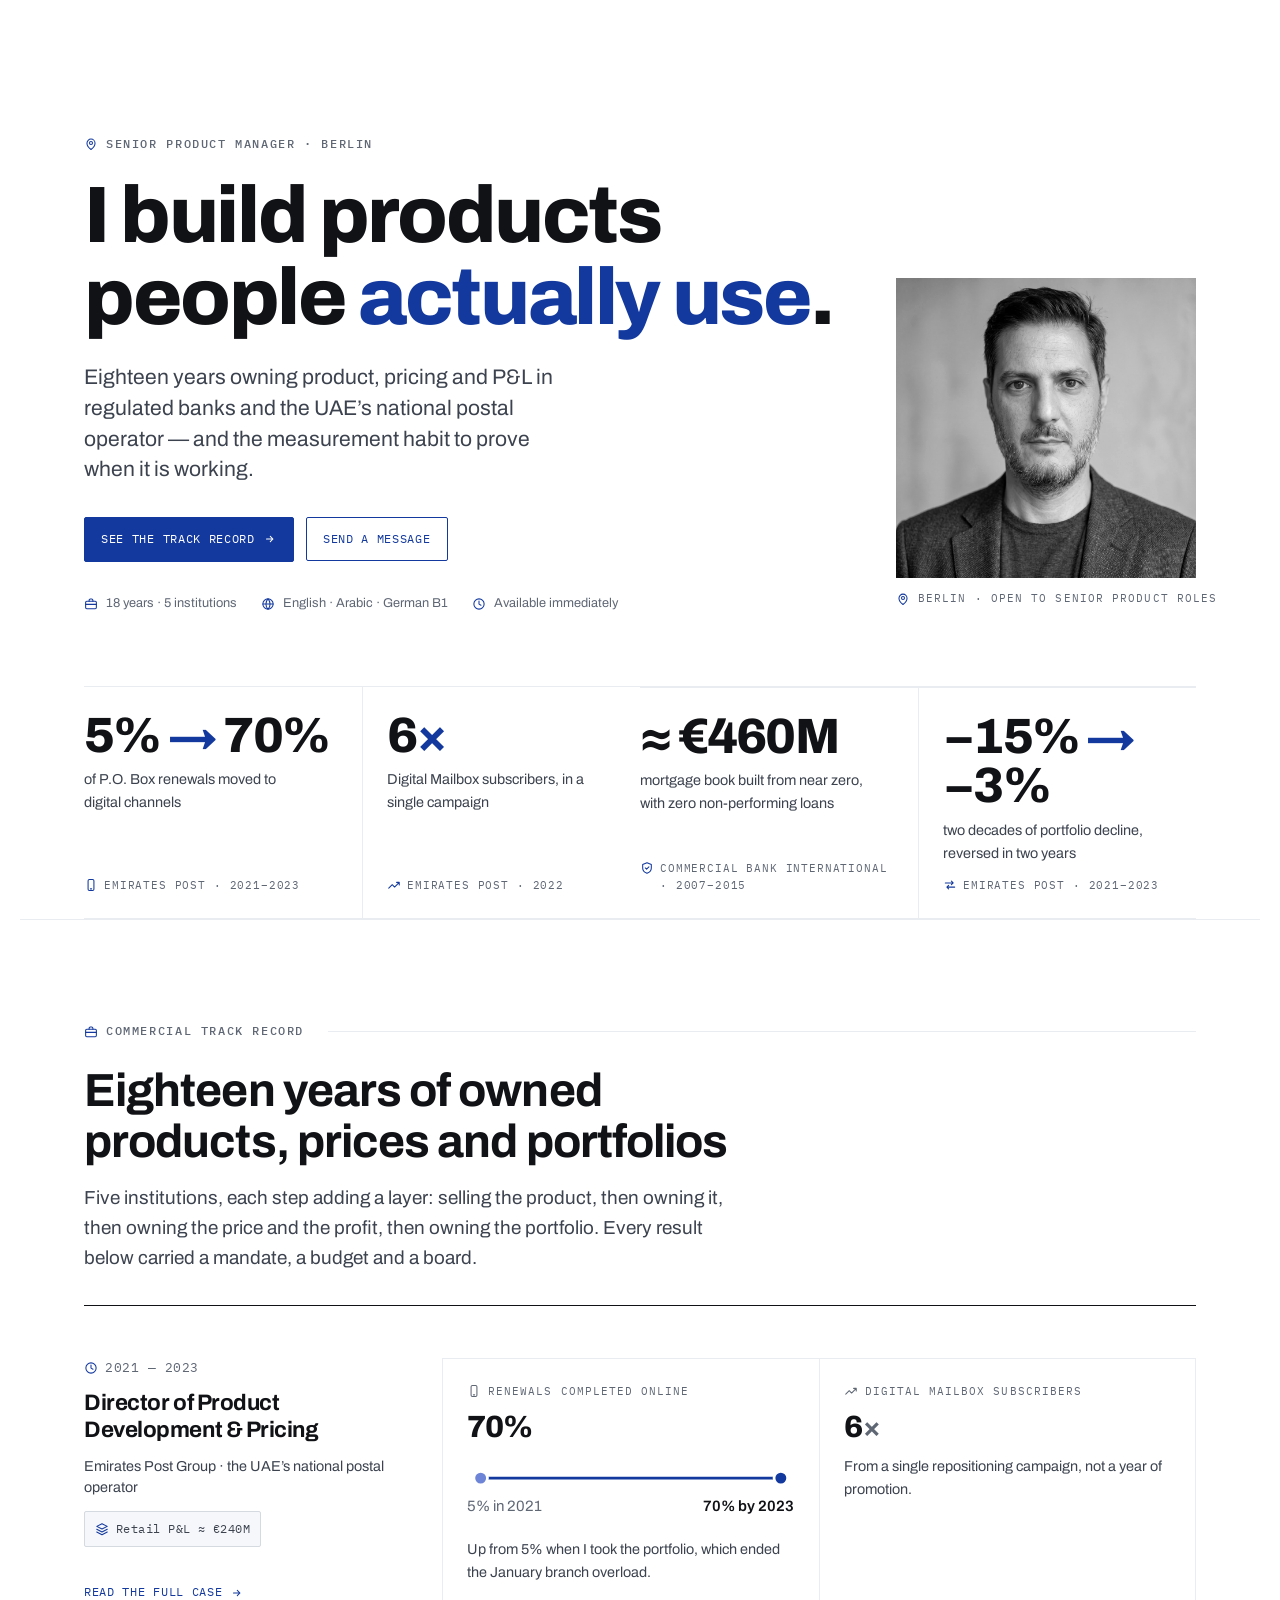
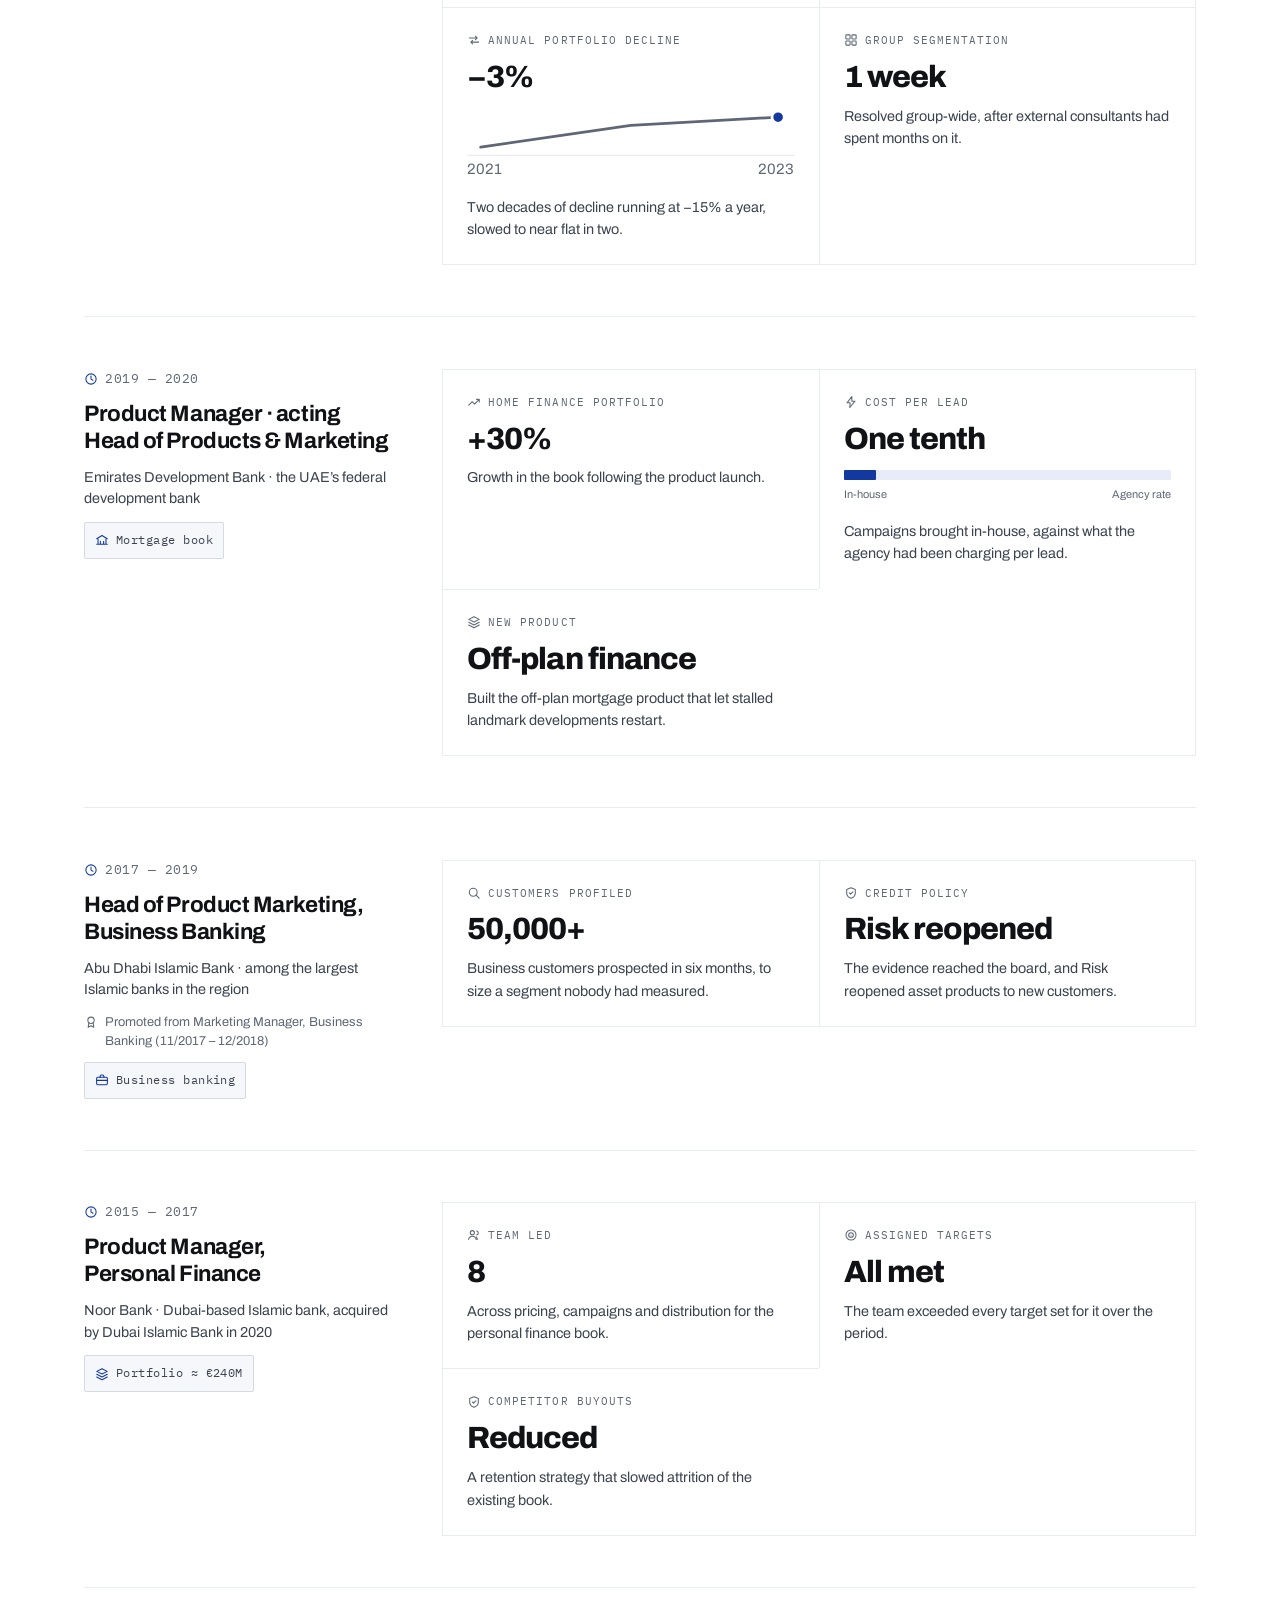
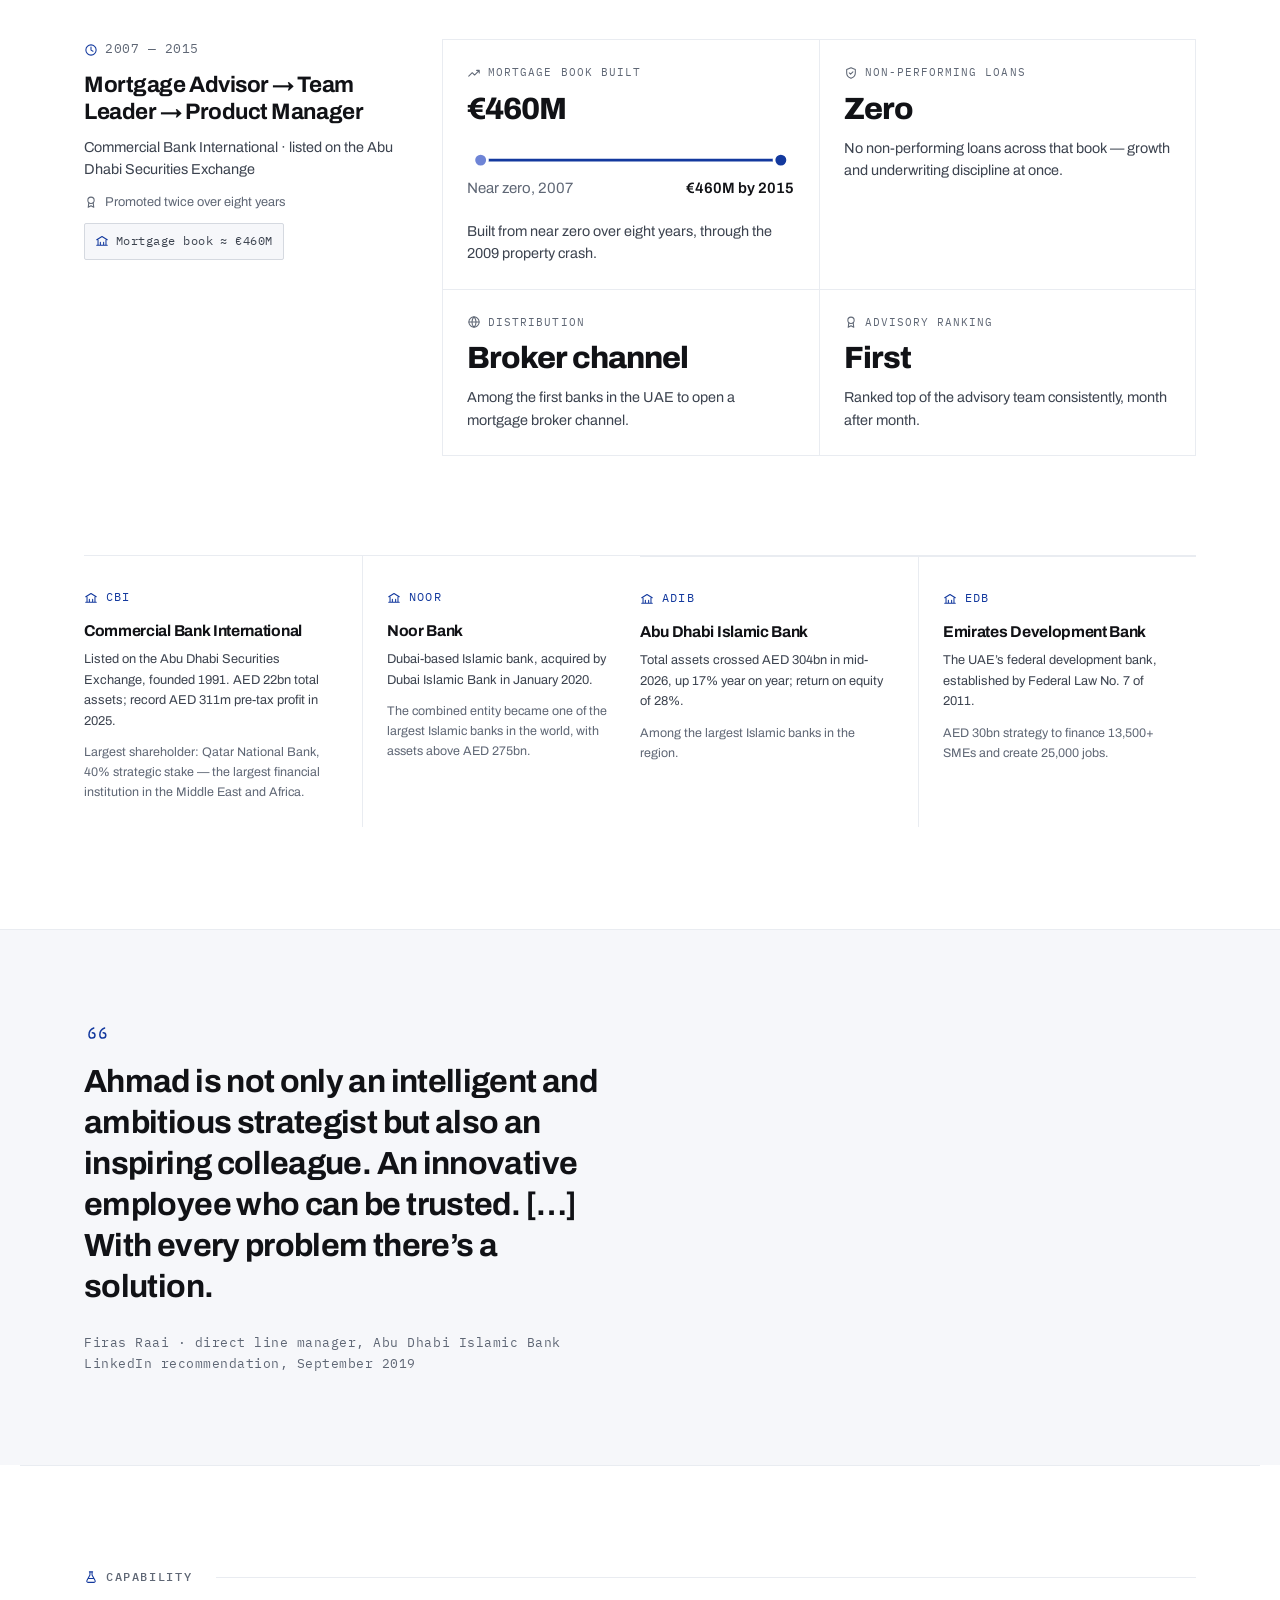
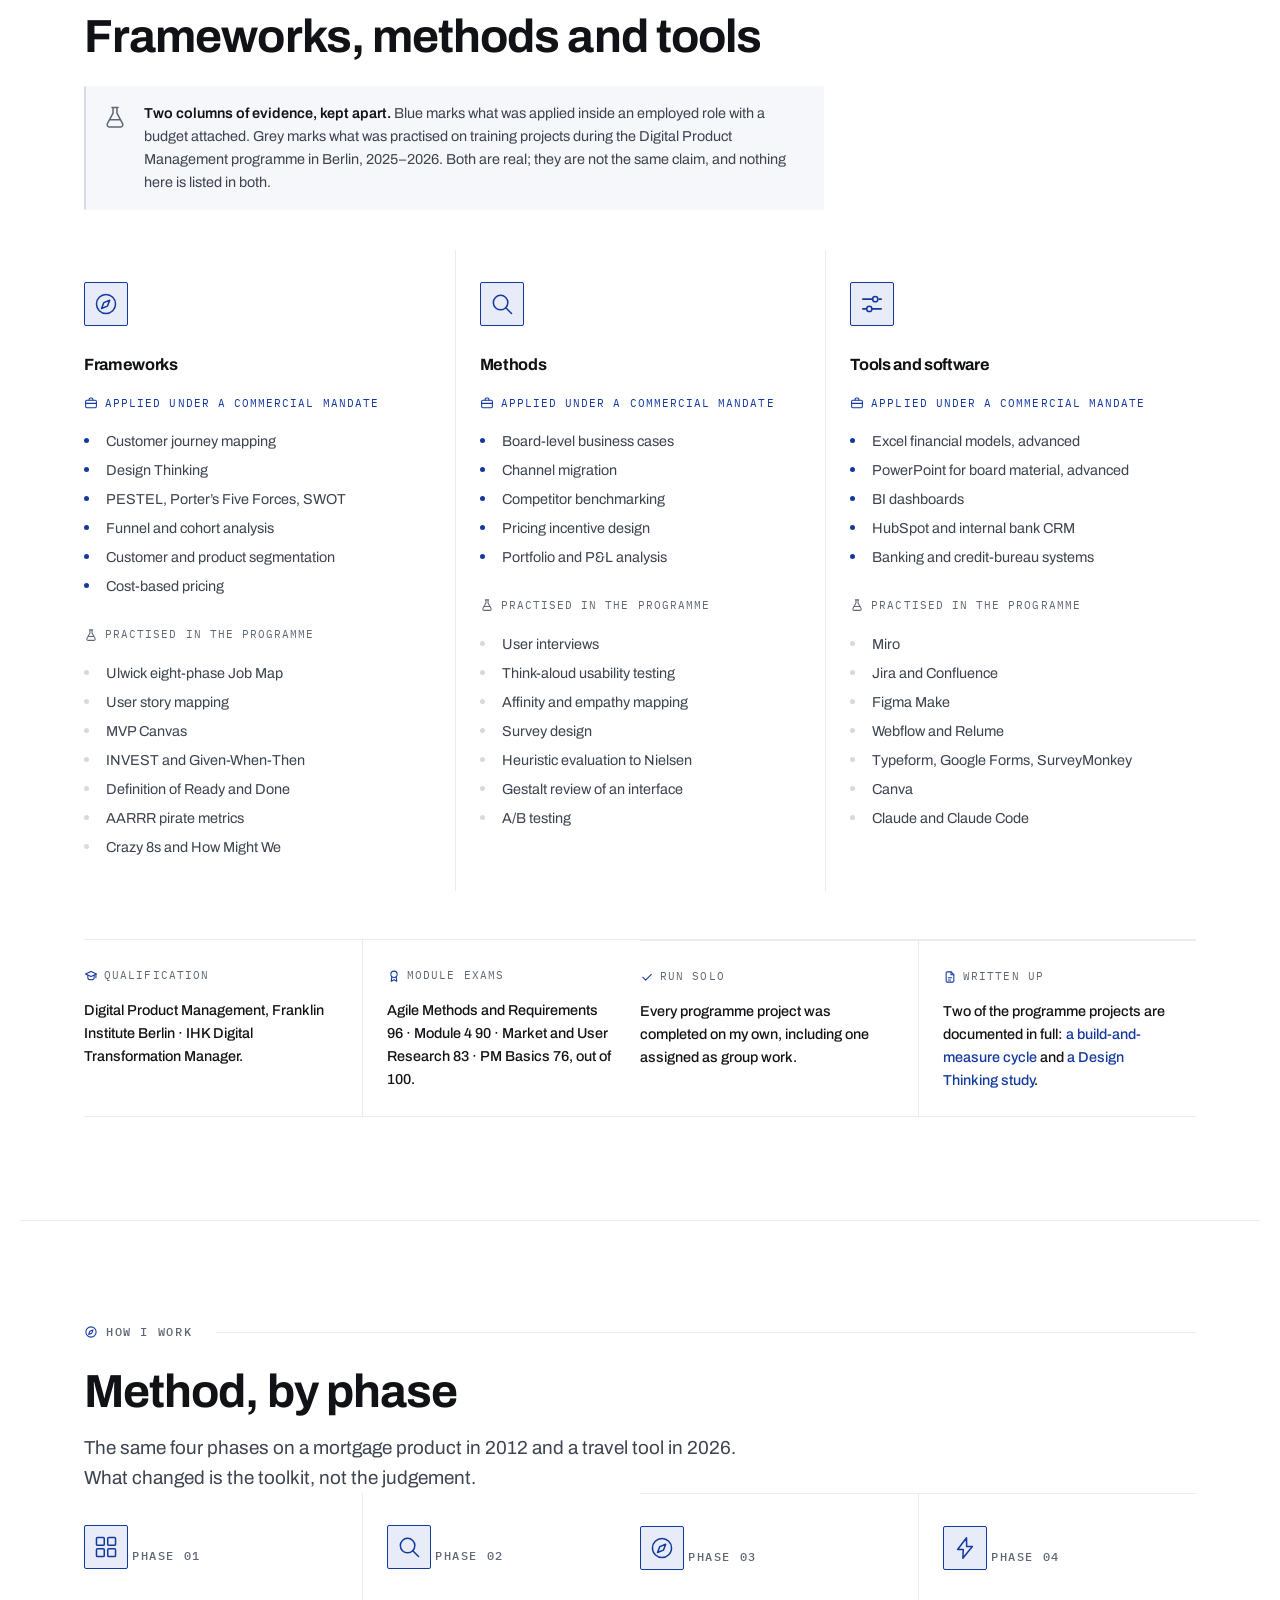
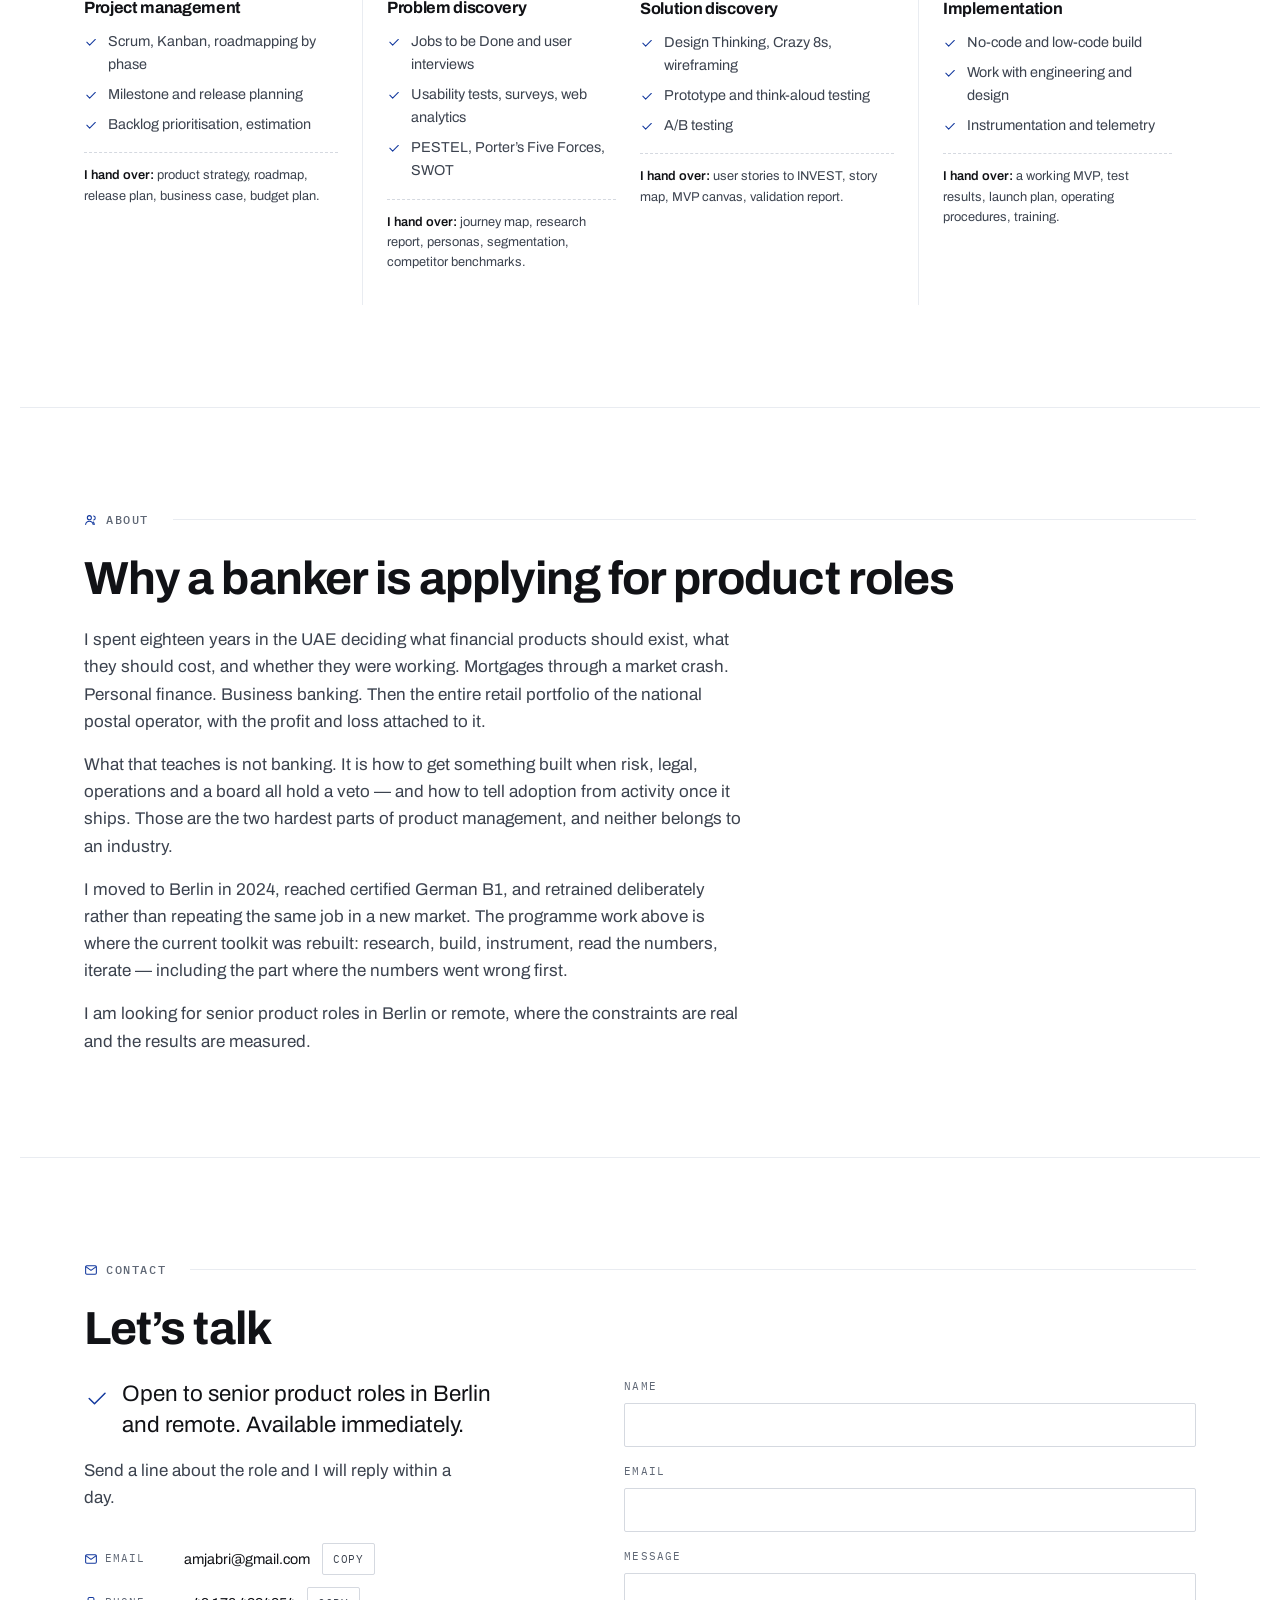
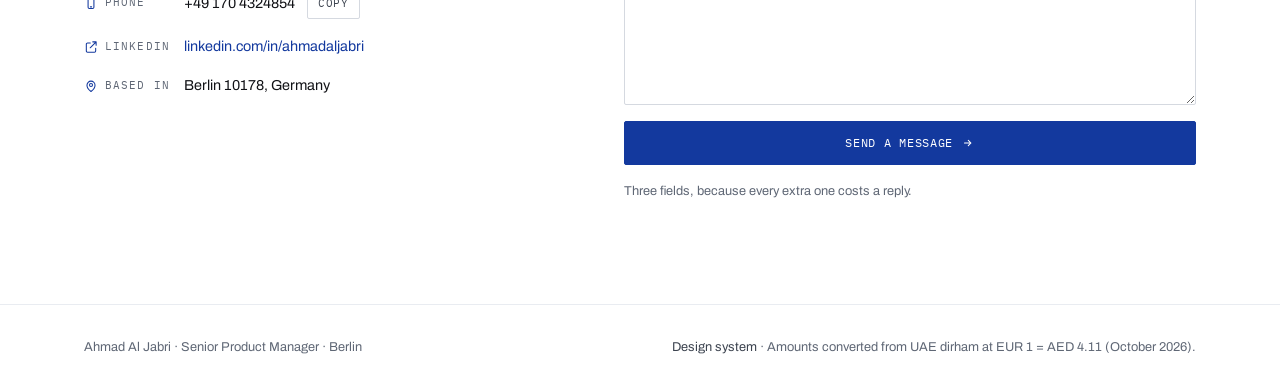
<file: ahmad-site/index.html>
<!doctype html><html><head><meta charset=utf8><meta name=viewport content="width=device-width,initial-scale=1,viewport-fit=cover"><style>:root{color-scheme:light;box-sizing:border-box;padding-top:env(safe-area-inset-top,0px);padding-bottom:env(safe-area-inset-bottom,0px)}html{scroll-padding-top:env(safe-area-inset-top,0px)}body{margin:0;padding:0;font:14px -apple-system,BlinkMacSystemFont,sans-serif;background:#fff;color:#000}img{max-width:100%}[hidden]:not([hidden=until-found i]){display:none!important}</style></head><body>
<!doctype html>
<html lang="en">
<head>
<meta charset="utf-8">
<meta name="viewport" content="width=device-width, initial-scale=1, viewport-fit=cover">
<title>Ahmad Al Jabri — Senior Product Manager</title>
<meta name="description" content="Senior product manager in Berlin. Eighteen years owning product, pricing and P&L in regulated banks and the UAE's national postal operator — and the measurement habit to prove when it is working.">
<link rel="preconnect" href="https://fonts.googleapis.com">
<link rel="preconnect" href="https://fonts.gstatic.com" crossorigin>
<link rel="stylesheet" href="https://fonts.googleapis.com/css2?family=Archivo:wght@400;500;600;700;800&family=IBM+Plex+Mono:wght@400;500&display=swap">
<link rel="stylesheet" href="assets/css/styles.css">
</head>
<body>

<!-- ICON SET — see assets/sprite.html and styleguide.html §Iconography -->
<svg class="icon-sprite" aria-hidden="true" focusable="false" xmlns="http://www.w3.org/2000/svg"><defs>
  <symbol id="i-arrow" viewBox="0 0 24 24"><path d="M4 12h14M13 6l6 6-6 6"/></symbol>
  <symbol id="i-arrow-sm" viewBox="0 0 24 24"><path d="M6 12h11M12.5 7.5 17 12l-4.5 4.5"/></symbol>
  <symbol id="i-rise" viewBox="0 0 24 24"><path d="M3 17.5l6-6 4 4 8-8M16.5 7.5H21v4.5"/></symbol>
  <symbol id="i-fall" viewBox="0 0 24 24"><path d="M3 6.5l6 6 4-4 8 8M16.5 16.5H21V12"/></symbol>
  <symbol id="i-chart" viewBox="0 0 24 24"><path d="M3 20.5h18M6.5 20.5V12M12 20.5V5.5M17.5 20.5V15"/></symbol>
  <symbol id="i-layers" viewBox="0 0 24 24"><path d="M12 3 3 7.5 12 12l9-4.5L12 3ZM3 12.4 12 17l9-4.6M3 17.2 12 21.8l9-4.6"/></symbol>
  <symbol id="i-target" viewBox="0 0 24 24"><circle cx="12" cy="12" r="8.6"/><circle cx="12" cy="12" r="4"/><path d="M12 11.9v.2"/></symbol>
  <symbol id="i-shield" viewBox="0 0 24 24"><path d="M12 2.9 4.6 6.1v6c0 4.2 3 7.5 7.4 9.1 4.4-1.6 7.4-4.9 7.4-9.1v-6L12 2.9Z"/><path d="M9.1 11.9l2.2 2.2 4-4"/></symbol>
  <symbol id="i-zap" viewBox="0 0 24 24"><path d="M13.4 2.6 5.2 13.4h5.2L10 21.4l8.8-10.8h-5.3l-.1-8Z"/></symbol>
  <symbol id="i-users" viewBox="0 0 24 24"><circle cx="9.2" cy="8" r="3.5"/><path d="M2.8 19.6a6.5 6.5 0 0 1 12.8 0M16.6 5.1a3.5 3.5 0 0 1 0 6.8M17.6 19.6a6.6 6.6 0 0 0-1.5-4.2"/></symbol>
  <symbol id="i-device" viewBox="0 0 24 24"><rect x="7" y="2.6" width="10" height="18.8" rx="2.2"/><path d="M11 18.6h2"/></symbol>
  <symbol id="i-grid" viewBox="0 0 24 24"><rect x="3.2" y="3.2" width="7.2" height="7.2" rx="1"/><rect x="13.6" y="3.2" width="7.2" height="7.2" rx="1"/><rect x="3.2" y="13.6" width="7.2" height="7.2" rx="1"/><rect x="13.6" y="13.6" width="7.2" height="7.2" rx="1"/></symbol>
  <symbol id="i-search" viewBox="0 0 24 24"><circle cx="10.7" cy="10.7" r="6.7"/><path d="m15.5 15.5 5.3 5.3"/></symbol>
  <symbol id="i-compass" viewBox="0 0 24 24"><circle cx="12" cy="12" r="8.8"/><path d="m15.4 8.6-2.1 5.4-5.4 2.1 2.1-5.4 5.4-2.1Z"/></symbol>
  <symbol id="i-globe" viewBox="0 0 24 24"><circle cx="12" cy="12" r="8.8"/><path d="M3.2 12h17.6M12 3.2c2.3 2.4 3.6 5.5 3.6 8.8S14.3 18.4 12 20.8c-2.3-2.4-3.6-5.5-3.6-8.8S9.7 5.6 12 3.2Z"/></symbol>
  <symbol id="i-bank" viewBox="0 0 24 24"><path d="M3 9.8 12 4.2l9 5.6M5.2 10.4v9h13.6v-9M3 19.4h18M9.2 19.4v-5.2M14.8 19.4v-5.2"/></symbol>
  <symbol id="i-briefcase" viewBox="0 0 24 24"><rect x="2.8" y="7.2" width="18.4" height="12.8" rx="2"/><path d="M8.8 7.2V5.4a2 2 0 0 1 2-2h2.4a2 2 0 0 1 2 2v1.8M2.8 12.6h18.4"/></symbol>
  <symbol id="i-cap" viewBox="0 0 24 24"><path d="M2.6 8.6 12 4.2l9.4 4.4L12 13 2.6 8.6Z"/><path d="M6.6 10.6v4.8c0 1.7 2.4 3 5.4 3s5.4-1.3 5.4-3v-4.8M20.4 9.6V15"/></symbol>
  <symbol id="i-award" viewBox="0 0 24 24"><circle cx="12" cy="9" r="5.4"/><path d="M8.3 13.4 7.2 21 12 18.4 16.8 21l-1.1-7.6"/></symbol>
  <symbol id="i-flask" viewBox="0 0 24 24"><path d="M9.2 3.2h5.6M10.2 3.2v5.2L5 18.2A2 2 0 0 0 6.8 21.2h10.4a2 2 0 0 0 1.8-3L13.8 8.4V3.2M7.6 14.6h8.8"/></symbol>
  <symbol id="i-sliders" viewBox="0 0 24 24"><path d="M3.5 7.5h9M18.5 7.5h2M3.5 16.5h3M12.5 16.5h8"/><circle cx="15" cy="7.5" r="2.4"/><circle cx="9.5" cy="16.5" r="2.4"/></symbol>
  <symbol id="i-doc" viewBox="0 0 24 24"><path d="M14 3.2H7.4a2 2 0 0 0-2 2v13.6a2 2 0 0 0 2 2h9.2a2 2 0 0 0 2-2V8L14 3.2Z"/><path d="M13.8 3.4V8h4.6M9 13.4h6M9 17h4"/></symbol>
  <symbol id="i-check" viewBox="0 0 24 24"><path d="m4.8 12.4 4.9 4.9L19.4 7.6"/></symbol>
  <symbol id="i-clock" viewBox="0 0 24 24"><circle cx="12" cy="12" r="8.8"/><path d="M12 7v5.2l3.4 2"/></symbol>
  <symbol id="i-pin" viewBox="0 0 24 24"><path d="M12 21.4s6.9-5.5 6.9-10.9a6.9 6.9 0 1 0-13.8 0C5.1 15.9 12 21.4 12 21.4Z"/><circle cx="12" cy="10.2" r="2.6"/></symbol>
  <symbol id="i-mail" viewBox="0 0 24 24"><rect x="2.8" y="4.8" width="18.4" height="14.4" rx="2"/><path d="m3.6 6.6 8.4 6.1 8.4-6.1"/></symbol>
  <symbol id="i-link" viewBox="0 0 24 24"><path d="M10.6 13.4 20.8 3.2M15 3.2h5.8V9M20 14.2V19a2 2 0 0 1-2 2H6a2 2 0 0 1-2-2V7a2 2 0 0 1 2-2h4.8"/></symbol>
  <symbol id="i-quote" viewBox="0 0 24 24"><path d="M9 7.4c-2.7 1.1-4.4 3.4-4.4 6.1 0 1.9 1.2 3.2 2.9 3.2 1.5 0 2.6-1.1 2.6-2.6 0-1.4-1-2.4-2.4-2.4M19 7.4c-2.7 1.1-4.4 3.4-4.4 6.1 0 1.9 1.2 3.2 2.9 3.2 1.5 0 2.6-1.1 2.6-2.6 0-1.4-1-2.4-2.4-2.4"/></symbol>
  <symbol id="i-swap" viewBox="0 0 24 24"><path d="M4 8.4h13.4M14.4 5.4l3 3-3 3M20 15.6H6.6M9.6 12.6l-3 3 3 3"/></symbol>
</defs></svg>

<div class="progress" aria-hidden="true"></div>
<a class="skip" href="#main">Skip to content</a>

<header class="nav">
  <div class="wrap nav-in">
    <a class="nav-name" href="index.html">Ahmad Al Jabri</a>
    <nav class="nav-links" aria-label="Primary">
      <a href="#work">Track record</a>
      <a href="#practice">Practice</a>
      <a href="#method">Method</a>
      <a href="#about">About</a>
    </nav>
    <a class="btn btn--sm" href="#contact">Send a message<svg class="icon icon--sm" aria-hidden="true"><use href="#i-arrow-sm"/></svg></a>
  </div>
</header>

<main id="main">

  <!-- ===================== HERO ===================== -->
  <section class="hero wrap" data-nav-trigger>
    <div class="hero-grid">
      <div>
        <p class="eyebrow enter" style="--i:0"><svg class="icon icon--sm" aria-hidden="true"><use href="#i-pin"/></svg>Senior Product Manager · Berlin</p>
        <h1 class="enter" style="--i:1">I build products people <em>actually use</em>.</h1>
        <p class="hero-sub enter" style="--i:2">Eighteen years owning product, pricing and P&amp;L in regulated banks and the UAE’s national postal operator — and the measurement habit to prove when it is working.</p>
        <div class="hero-actions enter" style="--i:3">
          <a class="btn" href="#work">See the track record<svg class="icon icon--sm" aria-hidden="true"><use href="#i-arrow-sm"/></svg></a>
          <a class="btn btn--ghost" href="#contact">Send a message</a>
        </div>
        <div class="hero-note enter" style="--i:4">
          <span><svg class="icon icon--sm" aria-hidden="true"><use href="#i-briefcase"/></svg>18 years · 5 institutions</span>
          <span><svg class="icon icon--sm" aria-hidden="true"><use href="#i-globe"/></svg>English · Arabic · German B1</span>
          <span><svg class="icon icon--sm" aria-hidden="true"><use href="#i-clock"/></svg>Available immediately</span>
        </div>
      </div>
      <figure class="portrait enter" style="--i:2">
        <img src="assets/img/ahmad.jpg" alt="Ahmad Al Jabri" width="520" height="520">
        <figcaption><svg class="icon icon--sm" aria-hidden="true"><use href="#i-pin"/></svg>Berlin · open to senior product roles</figcaption>
      </figure>
    </div>
  </section>

  <!-- ===================== PROOF — COMMERCIAL RESULTS ONLY =====================
       Every figure on this strip comes from an employed role with a profit
       and loss attached. Training results are not admitted here, and each
       tile names the mandate it came from so the reader never has to guess.  -->
  <section class="wrap">
    <div class="proof" data-stagger>
      <div class="reveal">
        <p class="figure num">5% <span class="unit">→</span> 70%</p>
        <p class="caption">of P.O. Box renewals moved to digital channels</p>
        <p class="src"><svg class="icon icon--sm" aria-hidden="true"><use href="#i-device"/></svg>Emirates Post · 2021–2023</p>
      </div>
      <div class="reveal">
        <p class="figure num"><span data-count="6" data-dur="700">6</span><span class="unit">×</span></p>
        <p class="caption">Digital Mailbox subscribers, in a single campaign</p>
        <p class="src"><svg class="icon icon--sm" aria-hidden="true"><use href="#i-rise"/></svg>Emirates Post · 2022</p>
      </div>
      <div class="reveal">
        <p class="figure num">≈ €<span data-count="460" data-dur="1000">460</span>M</p>
        <p class="caption">mortgage book built from near zero, with zero non-performing loans</p>
        <p class="src"><svg class="icon icon--sm" aria-hidden="true"><use href="#i-shield"/></svg>Commercial Bank International · 2007–2015</p>
      </div>
      <div class="reveal">
        <p class="figure num">−15% <span class="unit">→</span> −3%</p>
        <p class="caption">two decades of portfolio decline, reversed in two years</p>
        <p class="src"><svg class="icon icon--sm" aria-hidden="true"><use href="#i-swap"/></svg>Emirates Post · 2021–2023</p>
      </div>
    </div>
  </section>

  <!-- ===================== TIER ONE — COMMERCIAL TRACK RECORD ===================== -->
  <section class="section wrap" id="work">
    <div class="section-head">
      <p class="eyebrow"><svg class="icon icon--sm" aria-hidden="true"><use href="#i-briefcase"/></svg>Commercial track record</p><span class="line"></span>
    </div>
    <h2>Eighteen years of owned products, prices and portfolios</h2>
    <p class="lede" style="margin-top:16px">Five institutions, each step adding a layer: selling the product, then owning it, then owning the price and the profit, then owning the portfolio. Every result below carried a mandate, a budget and a board.</p>

    <div class="roles">

      <article class="role">
        <div class="role-grid">
          <div class="role-id">
            <p class="years"><svg class="icon icon--sm" aria-hidden="true"><use href="#i-clock"/></svg>2021 — 2023</p>
            <h3 class="role-title">Director of Product Development &amp; Pricing</h3>
            <p class="role-org">Emirates Post Group · the UAE’s national postal operator</p>
            <p class="scale"><svg class="icon icon--sm" aria-hidden="true"><use href="#i-layers"/></svg>Retail P&amp;L ≈ €240M</p>
            <a class="more" href="case-emirates-post.html">Read the full case <svg class="icon icon--sm" aria-hidden="true"><use href="#i-arrow-sm"/></svg></a>
          </div>
          <div class="tiles" data-stagger>
          <div class="tile reveal">
            <p class="t-label"><svg class="icon icon--sm" aria-hidden="true"><use href="#i-device"/></svg>Renewals completed online</p>
            <p class="t-value"><span data-count="70" data-dur="900">70</span>%</p>
            <div class="t-plot"><svg viewBox="0 0 240 46" role="img" aria-label="Renewals online rose from 5 percent in 2021 to 70 percent by 2023"><line class="db-track" x1="10" y1="14" x2="230" y2="14"/><line class="db-fill" x1="10" y1="14" x2="230" y2="14" style="--len:220"/><circle class="db-a" cx="10" cy="14" r="5"/><circle class="db-b" cx="230" cy="14" r="5"/><text class="db-lab" x="0" y="38" text-anchor="start">5% in 2021</text><text class="db-lab db-lab--b" x="240" y="38" text-anchor="end">70% by 2023</text></svg></div><p class="t-caption">Up from 5% when I took the portfolio, which ended the January branch overload.</p>
          </div>
          <div class="tile reveal">
            <p class="t-label"><svg class="icon icon--sm" aria-hidden="true"><use href="#i-rise"/></svg>Digital Mailbox subscribers</p>
            <p class="t-value"><span data-count="6" data-dur="700">6</span><span class="unit">×</span></p>
            <p class="t-caption">From a single repositioning campaign, not a year of promotion.</p>
          </div>
          <div class="tile reveal">
            <p class="t-label"><svg class="icon icon--sm" aria-hidden="true"><use href="#i-swap"/></svg>Annual portfolio decline</p>
            <p class="t-value">−<span data-count="3" data-dur="800">3</span>%</p>
            <div class="t-plot"><svg viewBox="0 0 240 52" role="img" aria-label="Annual portfolio decline: −15 percent in 2021, −5 percent in 2022, −3 percent in 2023"><line class="sp-base" x1="0" y1="34" x2="240" y2="34"/><polyline class="sp-line" points="10,28 120,12 228,6" style="--len:230"/><circle class="sp-dot" cx="228" cy="6" r="4.5"/><text class="sp-lab" x="0" y="48" text-anchor="start">2021</text><text class="sp-lab" x="240" y="48" text-anchor="end">2023</text></svg></div><p class="t-caption">Two decades of decline running at −15% a year, slowed to near flat in two.</p>
          </div>
          <div class="tile reveal">
            <p class="t-label"><svg class="icon icon--sm" aria-hidden="true"><use href="#i-grid"/></svg>Group segmentation</p>
            <p class="t-value">1 week</p>
            <p class="t-caption">Resolved group-wide, after external consultants had spent months on it.</p>
          </div>
          </div>
        </div>
      </article>

      <article class="role">
        <div class="role-grid">
          <div class="role-id">
            <p class="years"><svg class="icon icon--sm" aria-hidden="true"><use href="#i-clock"/></svg>2019 — 2020</p>
            <h3 class="role-title">Product Manager · acting Head of Products &amp; Marketing</h3>
            <p class="role-org">Emirates Development Bank · the UAE’s federal development bank</p>
            <p class="scale"><svg class="icon icon--sm" aria-hidden="true"><use href="#i-bank"/></svg>Mortgage book</p>
          </div>
          <div class="tiles" data-stagger>
          <div class="tile reveal">
            <p class="t-label"><svg class="icon icon--sm" aria-hidden="true"><use href="#i-rise"/></svg>Home finance portfolio</p>
            <p class="t-value">+<span data-count="30" data-dur="800">30</span>%</p>
            <p class="t-caption">Growth in the book following the product launch.</p>
          </div>
          <div class="tile reveal">
            <p class="t-label"><svg class="icon icon--sm" aria-hidden="true"><use href="#i-zap"/></svg>Cost per lead</p>
            <p class="t-value">One tenth</p>
            <div class="t-plot"><div class="meter" role="img" aria-label="Cost per lead in-house was one tenth of the agency rate"><i data-w="10%"></i></div><div class="meter-scale"><span>In-house</span><span>Agency rate</span></div></div><p class="t-caption">Campaigns brought in-house, against what the agency had been charging per lead.</p>
          </div>
          <div class="tile reveal">
            <p class="t-label"><svg class="icon icon--sm" aria-hidden="true"><use href="#i-layers"/></svg>New product</p>
            <p class="t-value">Off-plan finance</p>
            <p class="t-caption">Built the off-plan mortgage product that let stalled landmark developments restart.</p>
          </div>
          </div>
        </div>
      </article>

      <article class="role">
        <div class="role-grid">
          <div class="role-id">
            <p class="years"><svg class="icon icon--sm" aria-hidden="true"><use href="#i-clock"/></svg>2017 — 2019</p>
            <h3 class="role-title">Head of Product Marketing, Business Banking</h3>
            <p class="role-org">Abu Dhabi Islamic Bank · among the largest Islamic banks in the region</p>
            <p class="role-prior"><svg class="icon icon--sm" aria-hidden="true"><use href="#i-award"/></svg>Promoted from Marketing Manager, Business Banking (11/2017 – 12/2018)</p>
            <p class="scale"><svg class="icon icon--sm" aria-hidden="true"><use href="#i-briefcase"/></svg>Business banking</p>
          </div>
          <div class="tiles" data-stagger>
          <div class="tile reveal">
            <p class="t-label"><svg class="icon icon--sm" aria-hidden="true"><use href="#i-search"/></svg>Customers profiled</p>
            <p class="t-value"><span data-count="50000" data-dur="1000">50,000</span>+</p>
            <p class="t-caption">Business customers prospected in six months, to size a segment nobody had measured.</p>
          </div>
          <div class="tile reveal">
            <p class="t-label"><svg class="icon icon--sm" aria-hidden="true"><use href="#i-shield"/></svg>Credit policy</p>
            <p class="t-value">Risk reopened</p>
            <p class="t-caption">The evidence reached the board, and Risk reopened asset products to new customers.</p>
          </div>
          </div>
        </div>
      </article>

      <article class="role">
        <div class="role-grid">
          <div class="role-id">
            <p class="years"><svg class="icon icon--sm" aria-hidden="true"><use href="#i-clock"/></svg>2015 — 2017</p>
            <h3 class="role-title">Product Manager, Personal Finance</h3>
            <p class="role-org">Noor Bank · Dubai-based Islamic bank, acquired by Dubai Islamic Bank in 2020</p>
            <p class="scale"><svg class="icon icon--sm" aria-hidden="true"><use href="#i-layers"/></svg>Portfolio ≈ €240M</p>
          </div>
          <div class="tiles" data-stagger>
          <div class="tile reveal">
            <p class="t-label"><svg class="icon icon--sm" aria-hidden="true"><use href="#i-users"/></svg>Team led</p>
            <p class="t-value"><span data-count="8" data-dur="600">8</span></p>
            <p class="t-caption">Across pricing, campaigns and distribution for the personal finance book.</p>
          </div>
          <div class="tile reveal">
            <p class="t-label"><svg class="icon icon--sm" aria-hidden="true"><use href="#i-target"/></svg>Assigned targets</p>
            <p class="t-value">All met</p>
            <p class="t-caption">The team exceeded every target set for it over the period.</p>
          </div>
          <div class="tile reveal">
            <p class="t-label"><svg class="icon icon--sm" aria-hidden="true"><use href="#i-shield"/></svg>Competitor buyouts</p>
            <p class="t-value">Reduced</p>
            <p class="t-caption">A retention strategy that slowed attrition of the existing book.</p>
          </div>
          </div>
        </div>
      </article>

      <article class="role">
        <div class="role-grid">
          <div class="role-id">
            <p class="years"><svg class="icon icon--sm" aria-hidden="true"><use href="#i-clock"/></svg>2007 — 2015</p>
            <h3 class="role-title">Mortgage Advisor → Team Leader → Product Manager</h3>
            <p class="role-org">Commercial Bank International · listed on the Abu Dhabi Securities Exchange</p>
            <p class="role-prior"><svg class="icon icon--sm" aria-hidden="true"><use href="#i-award"/></svg>Promoted twice over eight years</p>
            <p class="scale"><svg class="icon icon--sm" aria-hidden="true"><use href="#i-bank"/></svg>Mortgage book ≈ €460M</p>
          </div>
          <div class="tiles" data-stagger>
          <div class="tile reveal">
            <p class="t-label"><svg class="icon icon--sm" aria-hidden="true"><use href="#i-rise"/></svg>Mortgage book built</p>
            <p class="t-value">€<span data-count="460" data-dur="1000">460</span>M</p>
            <div class="t-plot"><svg viewBox="0 0 240 46" role="img" aria-label="Mortgage book grew from near zero in 2007 to about 460 million euro by 2015"><line class="db-track" x1="10" y1="14" x2="230" y2="14"/><line class="db-fill" x1="10" y1="14" x2="230" y2="14" style="--len:220"/><circle class="db-a" cx="10" cy="14" r="5"/><circle class="db-b" cx="230" cy="14" r="5"/><text class="db-lab" x="0" y="38" text-anchor="start">Near zero, 2007</text><text class="db-lab db-lab--b" x="240" y="38" text-anchor="end">€460M by 2015</text></svg></div><p class="t-caption">Built from near zero over eight years, through the 2009 property crash.</p>
          </div>
          <div class="tile reveal">
            <p class="t-label"><svg class="icon icon--sm" aria-hidden="true"><use href="#i-shield"/></svg>Non-performing loans</p>
            <p class="t-value">Zero</p>
            <p class="t-caption">No non-performing loans across that book — growth and underwriting discipline at once.</p>
          </div>
          <div class="tile reveal">
            <p class="t-label"><svg class="icon icon--sm" aria-hidden="true"><use href="#i-globe"/></svg>Distribution</p>
            <p class="t-value">Broker channel</p>
            <p class="t-caption">Among the first banks in the UAE to open a mortgage broker channel.</p>
          </div>
          <div class="tile reveal">
            <p class="t-label"><svg class="icon icon--sm" aria-hidden="true"><use href="#i-award"/></svg>Advisory ranking</p>
            <p class="t-value">First</p>
            <p class="t-caption">Ranked top of the advisory team consistently, month after month.</p>
          </div>
          </div>
        </div>
      </article>

    </div>

    <!-- institutions, for a reader who does not know the market -->
    <div class="orgs" data-stagger>
      <div class="reveal">
        <p class="mark"><svg class="icon icon--sm" aria-hidden="true"><use href="#i-bank"/></svg>CBI</p>
        <h4>Commercial Bank International</h4>
        <p>Listed on the Abu Dhabi Securities Exchange, founded 1991. AED 22bn total assets; record AED 311m pre-tax profit in 2025.</p>
        <p class="note">Largest shareholder: Qatar National Bank, 40% strategic stake — the largest financial institution in the Middle East and Africa.</p>
      </div>
      <div class="reveal">
        <p class="mark"><svg class="icon icon--sm" aria-hidden="true"><use href="#i-bank"/></svg>NOOR</p>
        <h4>Noor Bank</h4>
        <p>Dubai-based Islamic bank, acquired by Dubai Islamic Bank in January 2020.</p>
        <p class="note">The combined entity became one of the largest Islamic banks in the world, with assets above AED 275bn.</p>
      </div>
      <div class="reveal">
        <p class="mark"><svg class="icon icon--sm" aria-hidden="true"><use href="#i-bank"/></svg>ADIB</p>
        <h4>Abu Dhabi Islamic Bank</h4>
        <p>Total assets crossed AED 304bn in mid-2026, up 17% year on year; return on equity of 28%.</p>
        <p class="note">Among the largest Islamic banks in the region.</p>
      </div>
      <div class="reveal">
        <p class="mark"><svg class="icon icon--sm" aria-hidden="true"><use href="#i-bank"/></svg>EDB</p>
        <h4>Emirates Development Bank</h4>
        <p>The UAE’s federal development bank, established by Federal Law No. 7 of 2011.</p>
        <p class="note">AED 30bn strategy to finance 13,500+ SMEs and create 25,000 jobs.</p>
      </div>
    </div>
  </section>

  <!-- ===================== QUOTE ===================== -->
  <section class="quote">
    <div class="wrap">
      <blockquote class="reveal">
        <svg class="icon icon--lg mark-icon" aria-hidden="true"><use href="#i-quote"/></svg>
        <p class="text"><q>Ahmad is not only an intelligent and ambitious strategist but also an inspiring colleague. An innovative employee who can be trusted. […] With every problem there’s a solution.</q></p>
        <cite>Firas Raai · direct line manager, Abu Dhabi Islamic Bank<br>LinkedIn recommendation, September 2019</cite>
      </blockquote>
    </div>
  </section>

  <!-- ===================== TIER TWO — PROGRAMME PRACTICE =====================
       Deliberately below the commercial record, in a different object (card,
       not index entry), behind an explicit label. These are training
       projects with grades, not mandates with a P&L, and the page says so
       rather than letting the reader work it out.                           -->
  <section class="section wrap" id="practice">
    <div class="section-head">
      <p class="eyebrow"><svg class="icon icon--sm" aria-hidden="true"><use href="#i-flask"/></svg>Capability</p><span class="line"></span>
    </div>
    <h2>Frameworks, methods and tools</h2>

    <div class="tier tier--quiet reveal" style="margin-top:24px">
      <svg class="icon icon--lg" aria-hidden="true"><use href="#i-flask"/></svg>
      <p><b>Two columns of evidence, kept apart.</b> Blue marks what was applied inside an employed role with a budget attached. Grey marks what was practised on training projects during the Digital Product Management programme in Berlin, 2025–2026. Both are real; they are not the same claim, and nothing here is listed in both.</p>
    </div>

    <div class="method method--three" data-stagger style="margin-top:40px">
      <div class="reveal">
        <span class="m-icon"><svg class="icon icon--lg" aria-hidden="true"><use href="#i-compass"/></svg></span>
        <h4>Frameworks</h4>
        <div class="cap-group">
          <p class="cap-label cap-label--pro"><svg class="icon icon--sm" aria-hidden="true"><use href="#i-briefcase"/></svg>Applied under a commercial mandate</p>
          <ul class="cap-list">
            <li class="is-pro"><span class="dot"></span><span>Customer journey mapping</span></li>
            <li class="is-pro"><span class="dot"></span><span>Design Thinking</span></li>
            <li class="is-pro"><span class="dot"></span><span>PESTEL, Porter’s Five Forces, SWOT</span></li>
            <li class="is-pro"><span class="dot"></span><span>Funnel and cohort analysis</span></li>
            <li class="is-pro"><span class="dot"></span><span>Customer and product segmentation</span></li>
            <li class="is-pro"><span class="dot"></span><span>Cost-based pricing</span></li>
          </ul>
        </div>
        <div class="cap-group">
          <p class="cap-label"><svg class="icon icon--sm" aria-hidden="true"><use href="#i-flask"/></svg>Practised in the programme</p>
          <ul class="cap-list">
            <li><span class="dot"></span><span>Ulwick eight-phase Job Map</span></li>
            <li><span class="dot"></span><span>User story mapping</span></li>
            <li><span class="dot"></span><span>MVP Canvas</span></li>
            <li><span class="dot"></span><span>INVEST and Given-When-Then</span></li>
            <li><span class="dot"></span><span>Definition of Ready and Done</span></li>
            <li><span class="dot"></span><span>AARRR pirate metrics</span></li>
            <li><span class="dot"></span><span>Crazy 8s and How Might We</span></li>
          </ul>
        </div>
      </div>
      <div class="reveal">
        <span class="m-icon"><svg class="icon icon--lg" aria-hidden="true"><use href="#i-search"/></svg></span>
        <h4>Methods</h4>
        <div class="cap-group">
          <p class="cap-label cap-label--pro"><svg class="icon icon--sm" aria-hidden="true"><use href="#i-briefcase"/></svg>Applied under a commercial mandate</p>
          <ul class="cap-list">
            <li class="is-pro"><span class="dot"></span><span>Board-level business cases</span></li>
            <li class="is-pro"><span class="dot"></span><span>Channel migration</span></li>
            <li class="is-pro"><span class="dot"></span><span>Competitor benchmarking</span></li>
            <li class="is-pro"><span class="dot"></span><span>Pricing incentive design</span></li>
            <li class="is-pro"><span class="dot"></span><span>Portfolio and P&amp;L analysis</span></li>
          </ul>
        </div>
        <div class="cap-group">
          <p class="cap-label"><svg class="icon icon--sm" aria-hidden="true"><use href="#i-flask"/></svg>Practised in the programme</p>
          <ul class="cap-list">
            <li><span class="dot"></span><span>User interviews</span></li>
            <li><span class="dot"></span><span>Think-aloud usability testing</span></li>
            <li><span class="dot"></span><span>Affinity and empathy mapping</span></li>
            <li><span class="dot"></span><span>Survey design</span></li>
            <li><span class="dot"></span><span>Heuristic evaluation to Nielsen</span></li>
            <li><span class="dot"></span><span>Gestalt review of an interface</span></li>
            <li><span class="dot"></span><span>A/B testing</span></li>
          </ul>
        </div>
      </div>
      <div class="reveal">
        <span class="m-icon"><svg class="icon icon--lg" aria-hidden="true"><use href="#i-sliders"/></svg></span>
        <h4>Tools and software</h4>
        <div class="cap-group">
          <p class="cap-label cap-label--pro"><svg class="icon icon--sm" aria-hidden="true"><use href="#i-briefcase"/></svg>Applied under a commercial mandate</p>
          <ul class="cap-list">
            <li class="is-pro"><span class="dot"></span><span>Excel financial models, advanced</span></li>
            <li class="is-pro"><span class="dot"></span><span>PowerPoint for board material, advanced</span></li>
            <li class="is-pro"><span class="dot"></span><span>BI dashboards</span></li>
            <li class="is-pro"><span class="dot"></span><span>HubSpot and internal bank CRM</span></li>
            <li class="is-pro"><span class="dot"></span><span>Banking and credit-bureau systems</span></li>
          </ul>
        </div>
        <div class="cap-group">
          <p class="cap-label"><svg class="icon icon--sm" aria-hidden="true"><use href="#i-flask"/></svg>Practised in the programme</p>
          <ul class="cap-list">
            <li><span class="dot"></span><span>Miro</span></li>
            <li><span class="dot"></span><span>Jira and Confluence</span></li>
            <li><span class="dot"></span><span>Figma Make</span></li>
            <li><span class="dot"></span><span>Webflow and Relume</span></li>
            <li><span class="dot"></span><span>Typeform, Google Forms, SurveyMonkey</span></li>
            <li><span class="dot"></span><span>Canva</span></li>
            <li><span class="dot"></span><span>Claude and Claude Code</span></li>
          </ul>
        </div>
      </div>
    </div>

    <div class="glance" data-stagger style="margin-top:48px">
      <div class="reveal">
        <p class="k"><svg class="icon icon--sm" aria-hidden="true"><use href="#i-cap"/></svg>Qualification</p>
        <p class="v">Digital Product Management, Franklin Institute Berlin · IHK Digital Transformation Manager.</p>
      </div>
      <div class="reveal">
        <p class="k"><svg class="icon icon--sm" aria-hidden="true"><use href="#i-award"/></svg>Module exams</p>
        <p class="v">Agile Methods and Requirements 96 · Module 4 90 · Market and User Research 83 · PM Basics 76, out of 100.</p>
      </div>
      <div class="reveal">
        <p class="k"><svg class="icon icon--sm" aria-hidden="true"><use href="#i-check"/></svg>Run solo</p>
        <p class="v">Every programme project was completed on my own, including one assigned as group work.</p>
      </div>
      <div class="reveal">
        <p class="k"><svg class="icon icon--sm" aria-hidden="true"><use href="#i-doc"/></svg>Written up</p>
        <p class="v">Two of the programme projects are documented in full: <a href="case-tripin.html">a build-and-measure cycle</a> and <a href="case-aleppo.html">a Design Thinking study</a>.</p>
      </div>
    </div>
  </section>

  <!-- ===================== METHOD ===================== -->
  <section class="section wrap" id="method">
    <div class="section-head">
      <p class="eyebrow"><svg class="icon icon--sm" aria-hidden="true"><use href="#i-compass"/></svg>How I work</p><span class="line"></span>
    </div>
    <h2>Method, by phase</h2>
    <p class="lede" style="margin-top:16px">The same four phases on a mortgage product in 2012 and a travel tool in 2026. What changed is the toolkit, not the judgement.</p>

    <div class="method" data-stagger>
      <div class="reveal">
        <span class="m-icon"><svg class="icon icon--lg" aria-hidden="true"><use href="#i-grid"/></svg></span>
        <p class="eyebrow">Phase 01</p>
        <h4>Project management</h4>
        <ul class="m-list">
          <li><svg class="icon icon--sm" aria-hidden="true"><use href="#i-check"/></svg>Scrum, Kanban, roadmapping by phase</li>
          <li><svg class="icon icon--sm" aria-hidden="true"><use href="#i-check"/></svg>Milestone and release planning</li>
          <li><svg class="icon icon--sm" aria-hidden="true"><use href="#i-check"/></svg>Backlog prioritisation, estimation</li>
        </ul>
        <p class="m-out"><b>I hand over:</b> product strategy, roadmap, release plan, business case, budget plan.</p>
      </div>
      <div class="reveal">
        <span class="m-icon"><svg class="icon icon--lg" aria-hidden="true"><use href="#i-search"/></svg></span>
        <p class="eyebrow">Phase 02</p>
        <h4>Problem discovery</h4>
        <ul class="m-list">
          <li><svg class="icon icon--sm" aria-hidden="true"><use href="#i-check"/></svg>Jobs to be Done and user interviews</li>
          <li><svg class="icon icon--sm" aria-hidden="true"><use href="#i-check"/></svg>Usability tests, surveys, web analytics</li>
          <li><svg class="icon icon--sm" aria-hidden="true"><use href="#i-check"/></svg>PESTEL, Porter’s Five Forces, SWOT</li>
        </ul>
        <p class="m-out"><b>I hand over:</b> journey map, research report, personas, segmentation, competitor benchmarks.</p>
      </div>
      <div class="reveal">
        <span class="m-icon"><svg class="icon icon--lg" aria-hidden="true"><use href="#i-compass"/></svg></span>
        <p class="eyebrow">Phase 03</p>
        <h4>Solution discovery</h4>
        <ul class="m-list">
          <li><svg class="icon icon--sm" aria-hidden="true"><use href="#i-check"/></svg>Design Thinking, Crazy 8s, wireframing</li>
          <li><svg class="icon icon--sm" aria-hidden="true"><use href="#i-check"/></svg>Prototype and think-aloud testing</li>
          <li><svg class="icon icon--sm" aria-hidden="true"><use href="#i-check"/></svg>A/B testing</li>
        </ul>
        <p class="m-out"><b>I hand over:</b> user stories to INVEST, story map, MVP canvas, validation report.</p>
      </div>
      <div class="reveal">
        <span class="m-icon"><svg class="icon icon--lg" aria-hidden="true"><use href="#i-zap"/></svg></span>
        <p class="eyebrow">Phase 04</p>
        <h4>Implementation</h4>
        <ul class="m-list">
          <li><svg class="icon icon--sm" aria-hidden="true"><use href="#i-check"/></svg>No-code and low-code build</li>
          <li><svg class="icon icon--sm" aria-hidden="true"><use href="#i-check"/></svg>Work with engineering and design</li>
          <li><svg class="icon icon--sm" aria-hidden="true"><use href="#i-check"/></svg>Instrumentation and telemetry</li>
        </ul>
        <p class="m-out"><b>I hand over:</b> a working MVP, test results, launch plan, operating procedures, training.</p>
      </div>
    </div>
  </section>

  <!-- ===================== ABOUT ===================== -->
  <section class="section wrap" id="about">
    <div class="section-head">
      <p class="eyebrow"><svg class="icon icon--sm" aria-hidden="true"><use href="#i-users"/></svg>About</p><span class="line"></span>
    </div>
    <h2>Why a banker is applying for product roles</h2>
    <div class="prose" style="margin-top:22px">
      <p>I spent eighteen years in the UAE deciding what financial products should exist, what they should cost, and whether they were working. Mortgages through a market crash. Personal finance. Business banking. Then the entire retail portfolio of the national postal operator, with the profit and loss attached to it.</p>
      <p>What that teaches is not banking. It is how to get something built when risk, legal, operations and a board all hold a veto — and how to tell adoption from activity once it ships. Those are the two hardest parts of product management, and neither belongs to an industry.</p>
      <p>I moved to Berlin in 2024, reached certified German B1, and retrained deliberately rather than repeating the same job in a new market. The programme work above is where the current toolkit was rebuilt: research, build, instrument, read the numbers, iterate — including the part where the numbers went wrong first.</p>
      <p>I am looking for senior product roles in Berlin or remote, where the constraints are real and the results are measured.</p>
    </div>
  </section>

  <!-- ===================== CONTACT ===================== -->
  <section class="section wrap" id="contact">
    <div class="section-head">
      <p class="eyebrow"><svg class="icon icon--sm" aria-hidden="true"><use href="#i-mail"/></svg>Contact</p><span class="line"></span>
    </div>
    <h2>Let’s talk</h2>

    <div class="contact-grid">
      <div>
        <p class="avail"><svg class="icon icon--lg" aria-hidden="true"><use href="#i-check"/></svg>Open to senior product roles in Berlin and remote. Available immediately.</p>
        <p style="margin-top:16px;color:var(--text-secondary);max-width:38ch">Send a line about the role and I will reply within a day.</p>

        <div class="direct">
          <div class="row">
            <span class="k"><svg class="icon icon--sm" aria-hidden="true"><use href="#i-mail"/></svg>Email</span>
            <span class="v" id="email-value">amjabri@gmail.com</span>
            <button class="copy" type="button" data-copy="amjabri@gmail.com" data-copy-target="email-value">Copy</button>
          </div>
          <div class="row">
            <span class="k"><svg class="icon icon--sm" aria-hidden="true"><use href="#i-device"/></svg>Phone</span>
            <span class="v" id="phone-value">+49 170 4324854</span>
            <button class="copy" type="button" data-copy="+49 170 4324854" data-copy-target="phone-value">Copy</button>
          </div>
          <div class="row">
            <span class="k"><svg class="icon icon--sm" aria-hidden="true"><use href="#i-link"/></svg>LinkedIn</span>
            <span class="v"><a href="https://www.linkedin.com/in/ahmadaljabri">linkedin.com/in/ahmadaljabri</a></span>
          </div>
          <div class="row">
            <span class="k"><svg class="icon icon--sm" aria-hidden="true"><use href="#i-pin"/></svg>Based in</span>
            <span class="v">Berlin 10178, Germany</span>
          </div>
        </div>
      </div>

      <div>
        <form id="contact-form" novalidate>
          <div class="field">
            <label for="name">Name</label>
            <input id="name" name="name" type="text" autocomplete="name" required>
          </div>
          <div class="field">
            <label for="email">Email</label>
            <input id="email" name="email" type="email" autocomplete="email" required>
          </div>
          <div class="field">
            <label for="message">Message</label>
            <textarea id="message" name="message" required></textarea>
          </div>
          <button class="btn" type="submit">Send a message<svg class="icon icon--sm" aria-hidden="true"><use href="#i-arrow-sm"/></svg></button>
          <p class="form-note">Three fields, because every extra one costs a reply.</p>
          <p class="form-ok" id="form-ok"><svg class="icon" aria-hidden="true"><use href="#i-check"/></svg>Thank you — your message has been noted. In this presentation build the form is not connected to a mail service.</p>
        </form>
      </div>
    </div>
  </section>

</main>

<footer class="foot">
  <div class="wrap foot-in">
    <span>Ahmad Al Jabri · Senior Product Manager · Berlin</span>
    <span><a href="styleguide.html">Design system</a> · Amounts converted from UAE dirham at EUR&nbsp;1 = AED&nbsp;4.11 (October 2026).</span>
  </div>
</footer>

<script src="assets/js/main.js"></script>
</body>
</html>

</body></html>
</file>
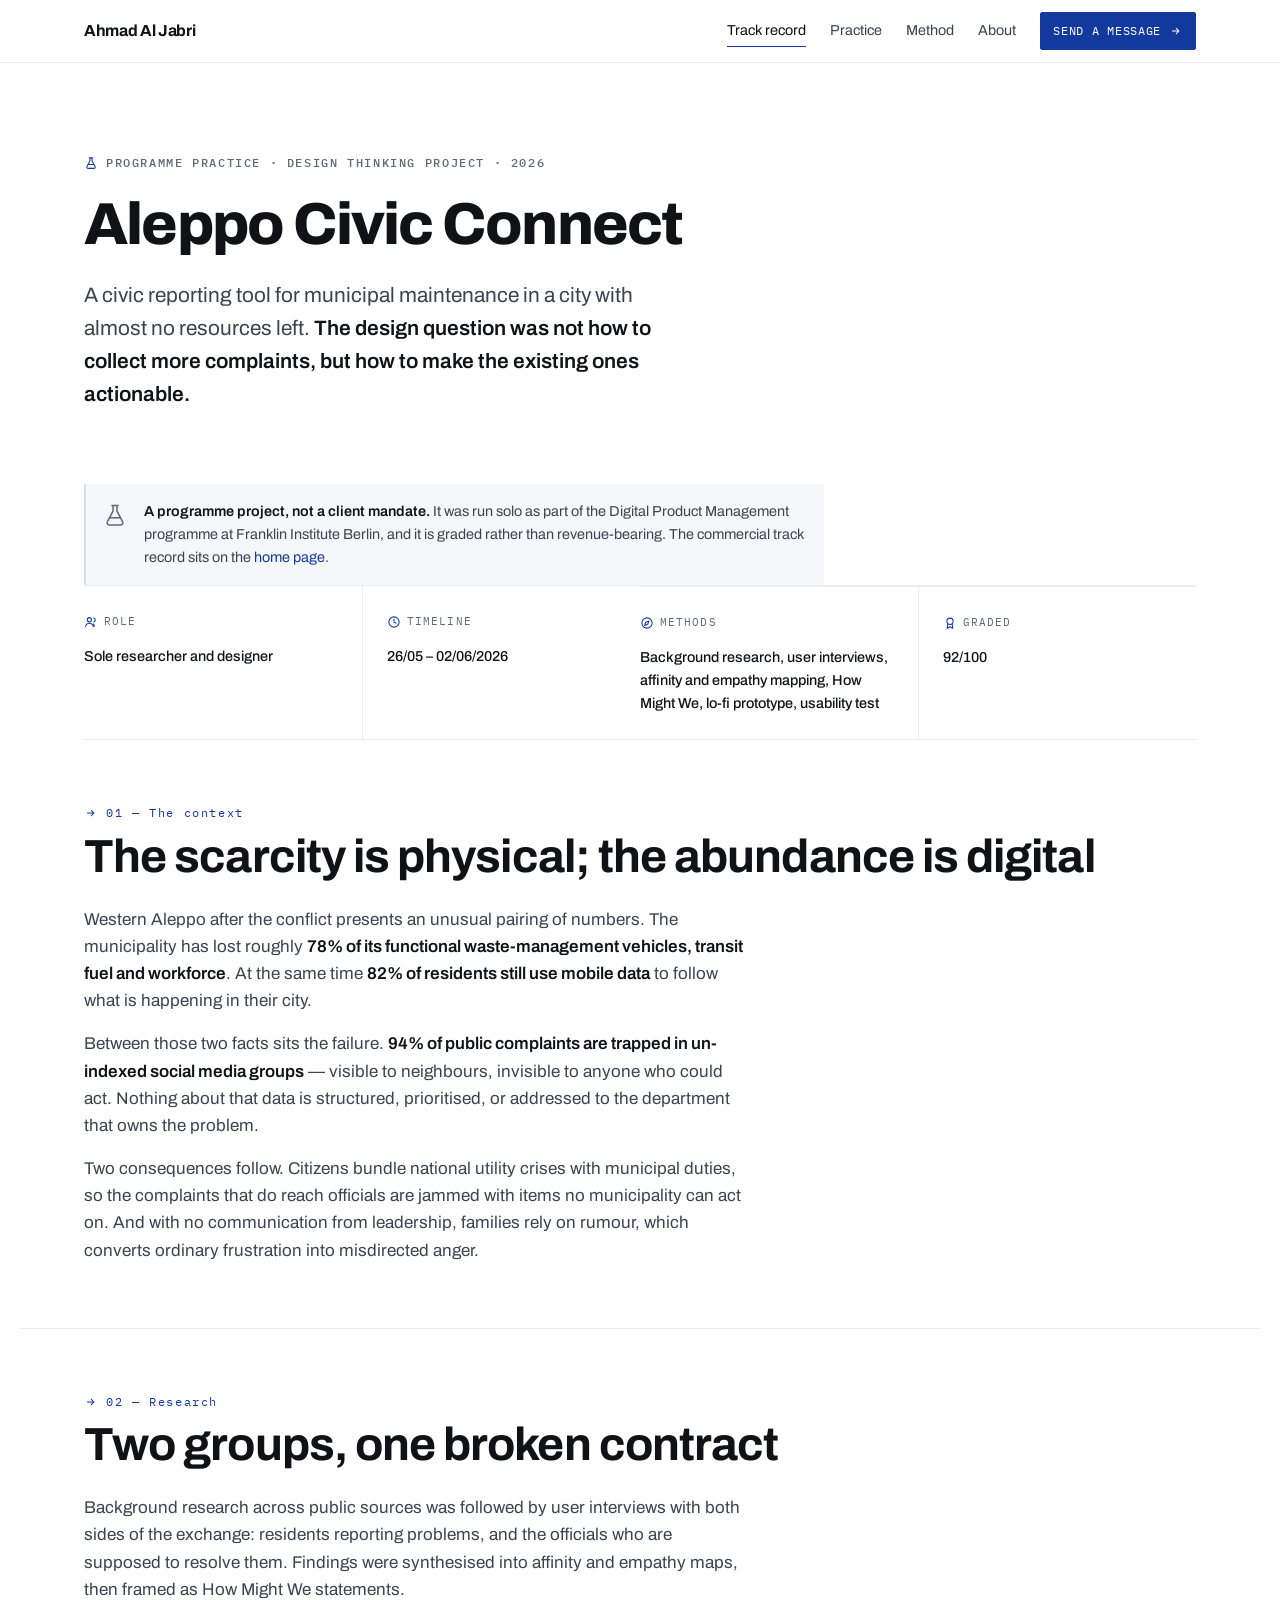
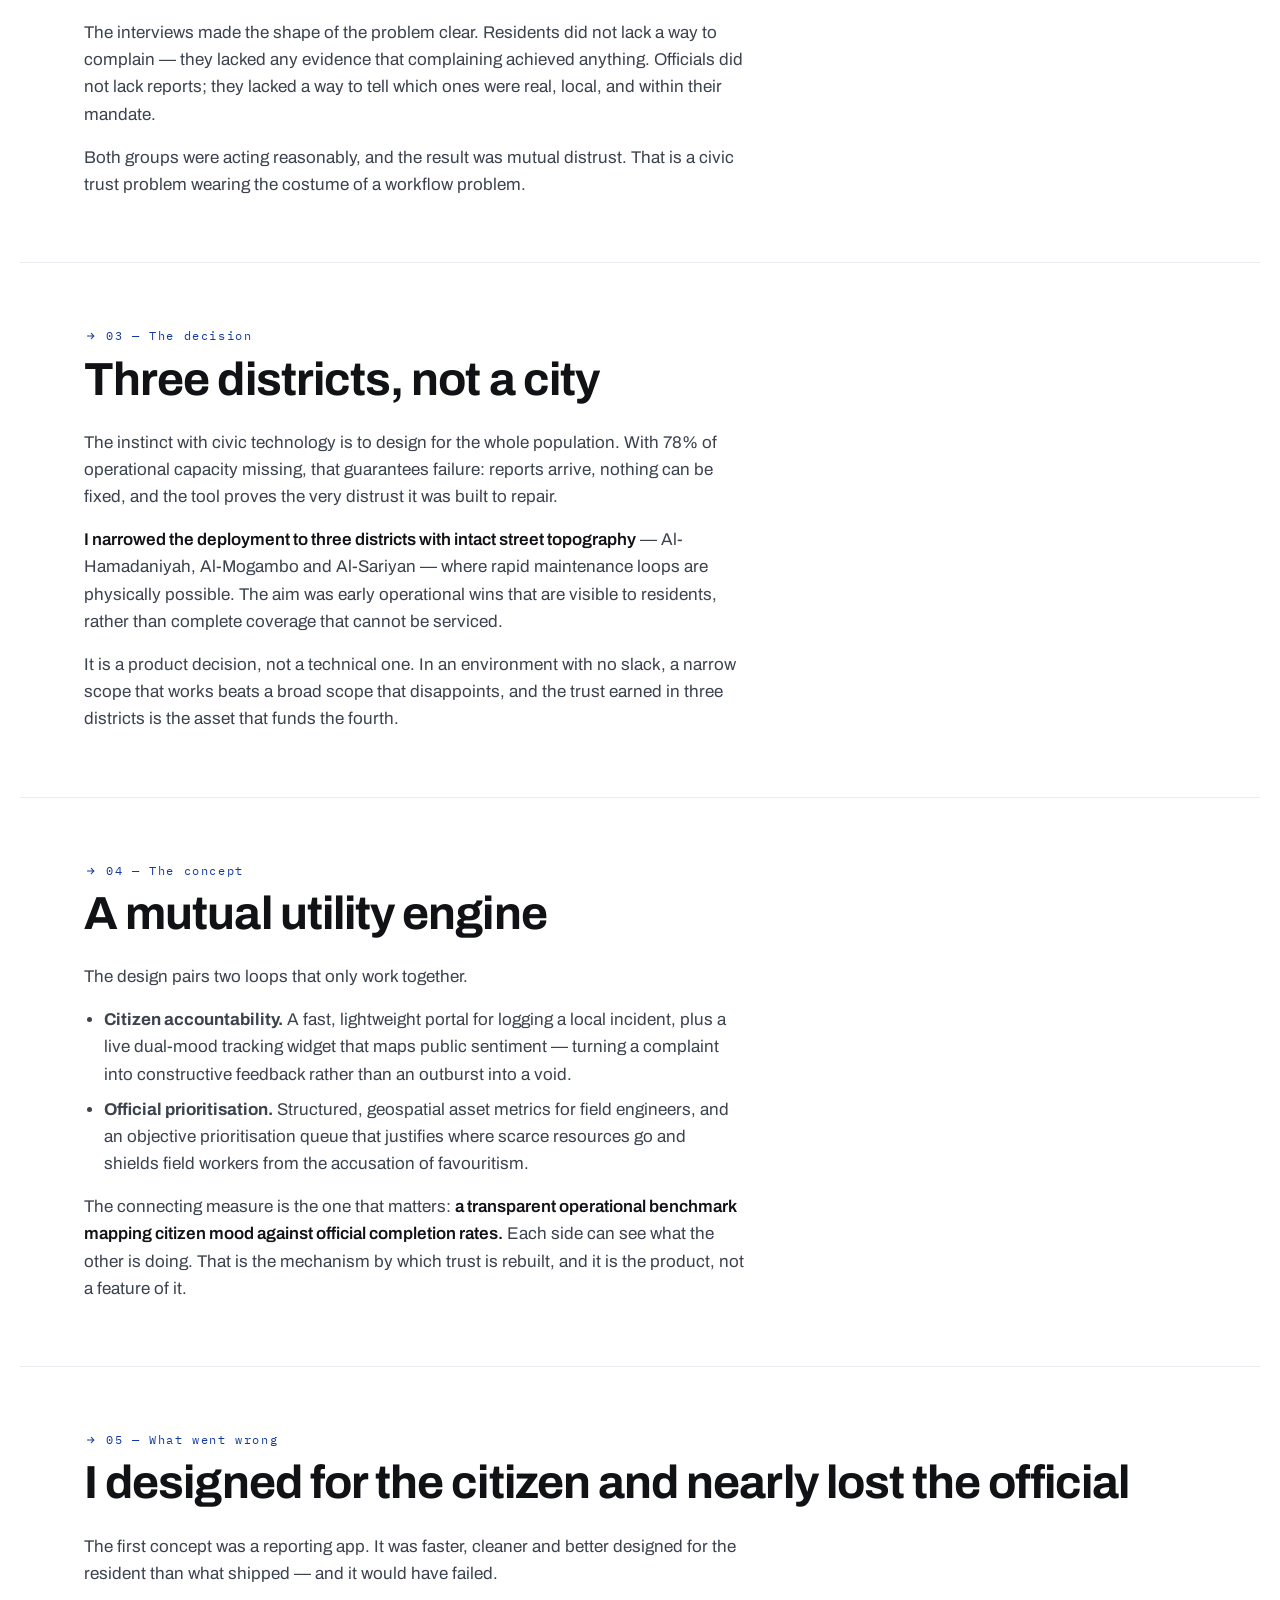
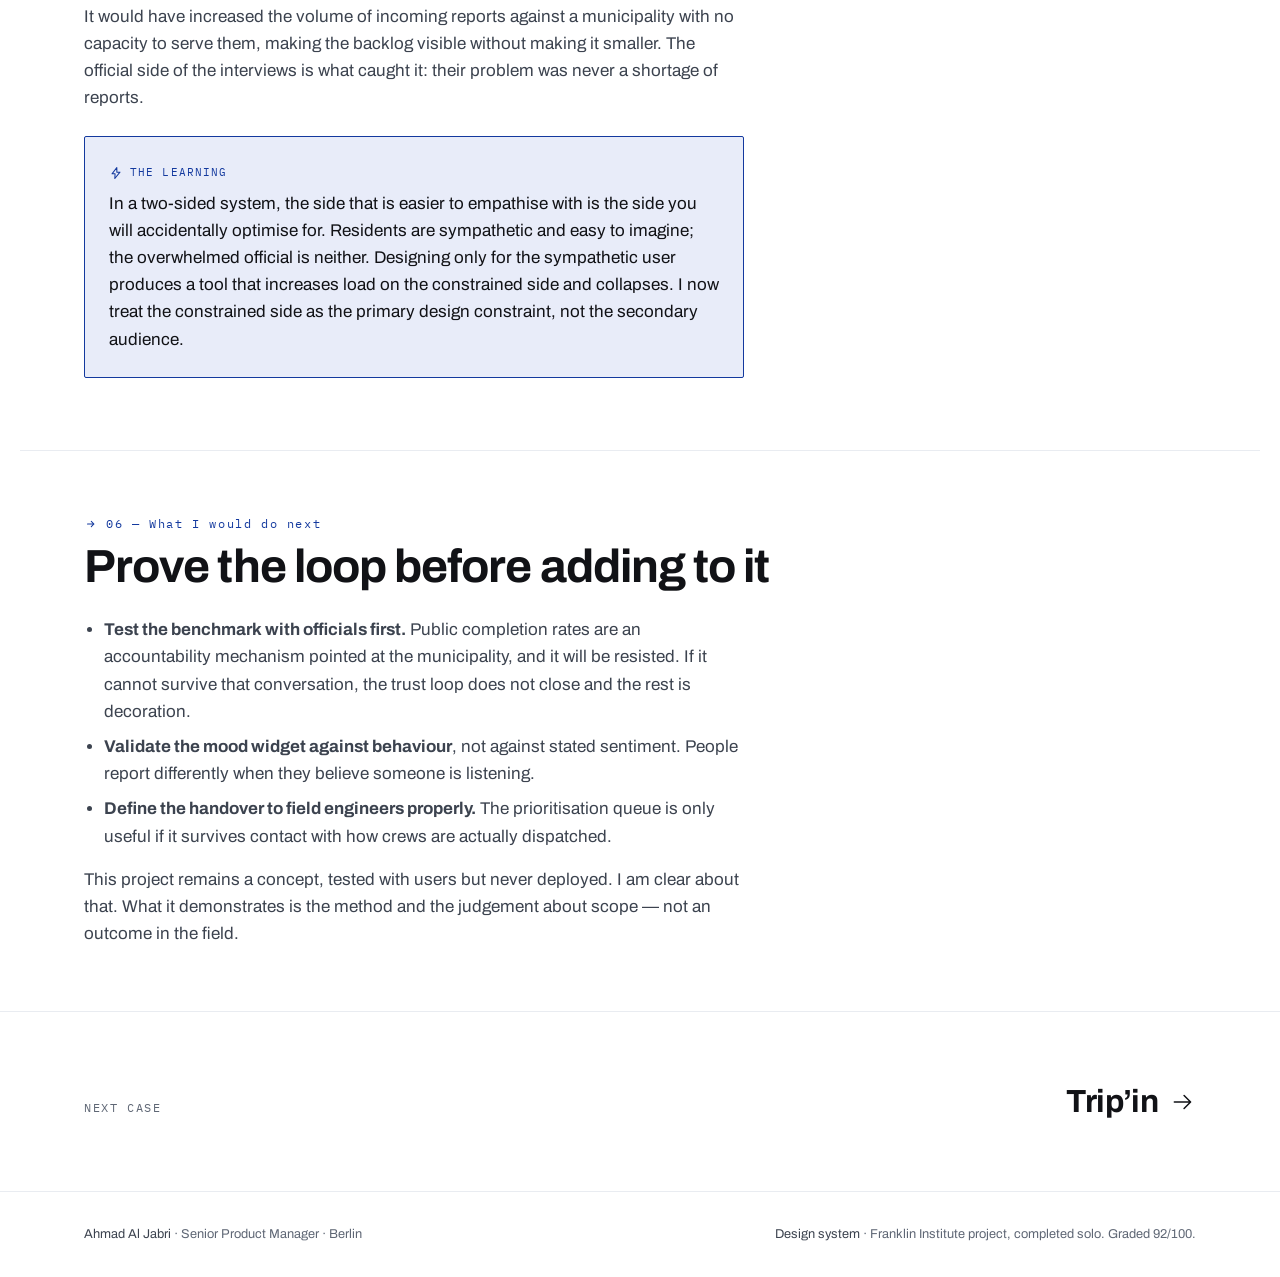
<file: ahmad-site/case-aleppo.html>
<!doctype html>
<html lang="en">
<head>
<meta charset="utf-8">
<meta name="viewport" content="width=device-width, initial-scale=1, viewport-fit=cover">
<title>Aleppo Civic Connect — Ahmad Al Jabri</title>
<meta name="description" content="A Design Thinking project: a civic reporting tool for municipal maintenance in a post-conflict city, where 78% of assets are gone but 82% of residents are still online.">
<link rel="preconnect" href="https://fonts.googleapis.com">
<link rel="preconnect" href="https://fonts.gstatic.com" crossorigin>
<link rel="stylesheet" href="https://fonts.googleapis.com/css2?family=Archivo:wght@400;500;600;700;800&family=IBM+Plex+Mono:wght@400;500&display=swap">
<link rel="stylesheet" href="assets/css/styles.css">
</head>
<body>

<!-- ICON SET — see assets/sprite.html and styleguide.html §Iconography -->
<svg class="icon-sprite" aria-hidden="true" focusable="false" xmlns="http://www.w3.org/2000/svg"><defs>
  <symbol id="i-arrow" viewBox="0 0 24 24"><path d="M4 12h14M13 6l6 6-6 6"/></symbol>
  <symbol id="i-arrow-sm" viewBox="0 0 24 24"><path d="M6 12h11M12.5 7.5 17 12l-4.5 4.5"/></symbol>
  <symbol id="i-rise" viewBox="0 0 24 24"><path d="M3 17.5l6-6 4 4 8-8M16.5 7.5H21v4.5"/></symbol>
  <symbol id="i-fall" viewBox="0 0 24 24"><path d="M3 6.5l6 6 4-4 8 8M16.5 16.5H21V12"/></symbol>
  <symbol id="i-chart" viewBox="0 0 24 24"><path d="M3 20.5h18M6.5 20.5V12M12 20.5V5.5M17.5 20.5V15"/></symbol>
  <symbol id="i-layers" viewBox="0 0 24 24"><path d="M12 3 3 7.5 12 12l9-4.5L12 3ZM3 12.4 12 17l9-4.6M3 17.2 12 21.8l9-4.6"/></symbol>
  <symbol id="i-target" viewBox="0 0 24 24"><circle cx="12" cy="12" r="8.6"/><circle cx="12" cy="12" r="4"/><path d="M12 11.9v.2"/></symbol>
  <symbol id="i-shield" viewBox="0 0 24 24"><path d="M12 2.9 4.6 6.1v6c0 4.2 3 7.5 7.4 9.1 4.4-1.6 7.4-4.9 7.4-9.1v-6L12 2.9Z"/><path d="M9.1 11.9l2.2 2.2 4-4"/></symbol>
  <symbol id="i-zap" viewBox="0 0 24 24"><path d="M13.4 2.6 5.2 13.4h5.2L10 21.4l8.8-10.8h-5.3l-.1-8Z"/></symbol>
  <symbol id="i-users" viewBox="0 0 24 24"><circle cx="9.2" cy="8" r="3.5"/><path d="M2.8 19.6a6.5 6.5 0 0 1 12.8 0M16.6 5.1a3.5 3.5 0 0 1 0 6.8M17.6 19.6a6.6 6.6 0 0 0-1.5-4.2"/></symbol>
  <symbol id="i-device" viewBox="0 0 24 24"><rect x="7" y="2.6" width="10" height="18.8" rx="2.2"/><path d="M11 18.6h2"/></symbol>
  <symbol id="i-grid" viewBox="0 0 24 24"><rect x="3.2" y="3.2" width="7.2" height="7.2" rx="1"/><rect x="13.6" y="3.2" width="7.2" height="7.2" rx="1"/><rect x="3.2" y="13.6" width="7.2" height="7.2" rx="1"/><rect x="13.6" y="13.6" width="7.2" height="7.2" rx="1"/></symbol>
  <symbol id="i-search" viewBox="0 0 24 24"><circle cx="10.7" cy="10.7" r="6.7"/><path d="m15.5 15.5 5.3 5.3"/></symbol>
  <symbol id="i-compass" viewBox="0 0 24 24"><circle cx="12" cy="12" r="8.8"/><path d="m15.4 8.6-2.1 5.4-5.4 2.1 2.1-5.4 5.4-2.1Z"/></symbol>
  <symbol id="i-globe" viewBox="0 0 24 24"><circle cx="12" cy="12" r="8.8"/><path d="M3.2 12h17.6M12 3.2c2.3 2.4 3.6 5.5 3.6 8.8S14.3 18.4 12 20.8c-2.3-2.4-3.6-5.5-3.6-8.8S9.7 5.6 12 3.2Z"/></symbol>
  <symbol id="i-bank" viewBox="0 0 24 24"><path d="M3 9.8 12 4.2l9 5.6M5.2 10.4v9h13.6v-9M3 19.4h18M9.2 19.4v-5.2M14.8 19.4v-5.2"/></symbol>
  <symbol id="i-briefcase" viewBox="0 0 24 24"><rect x="2.8" y="7.2" width="18.4" height="12.8" rx="2"/><path d="M8.8 7.2V5.4a2 2 0 0 1 2-2h2.4a2 2 0 0 1 2 2v1.8M2.8 12.6h18.4"/></symbol>
  <symbol id="i-cap" viewBox="0 0 24 24"><path d="M2.6 8.6 12 4.2l9.4 4.4L12 13 2.6 8.6Z"/><path d="M6.6 10.6v4.8c0 1.7 2.4 3 5.4 3s5.4-1.3 5.4-3v-4.8M20.4 9.6V15"/></symbol>
  <symbol id="i-award" viewBox="0 0 24 24"><circle cx="12" cy="9" r="5.4"/><path d="M8.3 13.4 7.2 21 12 18.4 16.8 21l-1.1-7.6"/></symbol>
  <symbol id="i-flask" viewBox="0 0 24 24"><path d="M9.2 3.2h5.6M10.2 3.2v5.2L5 18.2A2 2 0 0 0 6.8 21.2h10.4a2 2 0 0 0 1.8-3L13.8 8.4V3.2M7.6 14.6h8.8"/></symbol>
  <symbol id="i-sliders" viewBox="0 0 24 24"><path d="M3.5 7.5h9M18.5 7.5h2M3.5 16.5h3M12.5 16.5h8"/><circle cx="15" cy="7.5" r="2.4"/><circle cx="9.5" cy="16.5" r="2.4"/></symbol>
  <symbol id="i-doc" viewBox="0 0 24 24"><path d="M14 3.2H7.4a2 2 0 0 0-2 2v13.6a2 2 0 0 0 2 2h9.2a2 2 0 0 0 2-2V8L14 3.2Z"/><path d="M13.8 3.4V8h4.6M9 13.4h6M9 17h4"/></symbol>
  <symbol id="i-check" viewBox="0 0 24 24"><path d="m4.8 12.4 4.9 4.9L19.4 7.6"/></symbol>
  <symbol id="i-clock" viewBox="0 0 24 24"><circle cx="12" cy="12" r="8.8"/><path d="M12 7v5.2l3.4 2"/></symbol>
  <symbol id="i-pin" viewBox="0 0 24 24"><path d="M12 21.4s6.9-5.5 6.9-10.9a6.9 6.9 0 1 0-13.8 0C5.1 15.9 12 21.4 12 21.4Z"/><circle cx="12" cy="10.2" r="2.6"/></symbol>
  <symbol id="i-mail" viewBox="0 0 24 24"><rect x="2.8" y="4.8" width="18.4" height="14.4" rx="2"/><path d="m3.6 6.6 8.4 6.1 8.4-6.1"/></symbol>
  <symbol id="i-link" viewBox="0 0 24 24"><path d="M10.6 13.4 20.8 3.2M15 3.2h5.8V9M20 14.2V19a2 2 0 0 1-2 2H6a2 2 0 0 1-2-2V7a2 2 0 0 1 2-2h4.8"/></symbol>
  <symbol id="i-quote" viewBox="0 0 24 24"><path d="M9 7.4c-2.7 1.1-4.4 3.4-4.4 6.1 0 1.9 1.2 3.2 2.9 3.2 1.5 0 2.6-1.1 2.6-2.6 0-1.4-1-2.4-2.4-2.4M19 7.4c-2.7 1.1-4.4 3.4-4.4 6.1 0 1.9 1.2 3.2 2.9 3.2 1.5 0 2.6-1.1 2.6-2.6 0-1.4-1-2.4-2.4-2.4"/></symbol>
  <symbol id="i-swap" viewBox="0 0 24 24"><path d="M4 8.4h13.4M14.4 5.4l3 3-3 3M20 15.6H6.6M9.6 12.6l-3 3 3 3"/></symbol>
</defs></svg>

<div class="progress" aria-hidden="true"></div>
<a class="skip" href="#main">Skip to content</a>

<header class="nav nav--static">
  <div class="wrap nav-in">
    <a class="nav-name" href="index.html">Ahmad Al Jabri</a>
    <nav class="nav-links" aria-label="Primary">
      <a href="index.html#work" class="is-active">Track record</a>
      <a href="index.html#practice">Practice</a>
      <a href="index.html#method">Method</a>
      <a href="index.html#about">About</a>
    </nav>
    <a class="btn btn--sm" href="index.html#contact">Send a message<svg class="icon icon--sm" aria-hidden="true"><use href="#i-arrow-sm"/></svg></a>
  </div>
</header>

<main id="main">

  <section class="case-hero wrap">
    <p class="eyebrow"><svg class="icon icon--sm" aria-hidden="true"><use href="#i-flask"/></svg>Programme practice · Design Thinking project · 2026</p>
    <h1>Aleppo Civic Connect</h1>
    <p class="one-line">A civic reporting tool for municipal maintenance in a city with almost no resources left. <b>The design question was not how to collect more complaints, but how to make the existing ones actionable.</b></p>
  </section>

  <section class="wrap">
    <div class="tier tier--quiet">
      <svg class="icon icon--lg" aria-hidden="true"><use href="#i-flask"/></svg>
      <p><b>A programme project, not a client mandate.</b> It was run solo as part of the Digital Product Management programme at Franklin Institute Berlin, and it is graded rather than revenue-bearing. The commercial track record sits on the <a href="index.html#work">home page</a>.</p>
    </div>
  </section>

  <section class="wrap">
    <div class="glance">
      <div><p class="k"><svg class="icon icon--sm" aria-hidden="true"><use href="#i-users"/></svg>Role</p><p class="v">Sole researcher and designer</p></div>
      <div><p class="k"><svg class="icon icon--sm" aria-hidden="true"><use href="#i-clock"/></svg>Timeline</p><p class="v">26/05 – 02/06/2026</p></div>
      <div><p class="k"><svg class="icon icon--sm" aria-hidden="true"><use href="#i-compass"/></svg>Methods</p><p class="v">Background research, user interviews, affinity and empathy mapping, How Might We, lo-fi prototype, usability test</p></div>
      <div><p class="k"><svg class="icon icon--sm" aria-hidden="true"><use href="#i-award"/></svg>Graded</p><p class="v">92/100</p></div>
    </div>
  </section>

  <section class="beat wrap" style="border-top:0">
    <div class="beat-head">
      <p class="n"><svg class="icon icon--sm" aria-hidden="true"><use href="#i-arrow-sm"/></svg>01 — The context</p>
      <h2>The scarcity is physical; the abundance is digital</h2>
    </div>
    <div class="prose">
      <p>Western Aleppo after the conflict presents an unusual pairing of numbers. The municipality has lost roughly <b>78% of its functional waste-management vehicles, transit fuel and workforce</b>. At the same time <b>82% of residents still use mobile data</b> to follow what is happening in their city.</p>
      <p>Between those two facts sits the failure. <b>94% of public complaints are trapped in un-indexed social media groups</b> — visible to neighbours, invisible to anyone who could act. Nothing about that data is structured, prioritised, or addressed to the department that owns the problem.</p>
      <p>Two consequences follow. Citizens bundle national utility crises with municipal duties, so the complaints that do reach officials are jammed with items no municipality can act on. And with no communication from leadership, families rely on rumour, which converts ordinary frustration into misdirected anger.</p>
    </div>
  </section>

  <section class="beat wrap">
    <div class="beat-head">
      <p class="n"><svg class="icon icon--sm" aria-hidden="true"><use href="#i-arrow-sm"/></svg>02 — Research</p>
      <h2>Two groups, one broken contract</h2>
    </div>
    <div class="prose">
      <p>Background research across public sources was followed by user interviews with both sides of the exchange: residents reporting problems, and the officials who are supposed to resolve them. Findings were synthesised into affinity and empathy maps, then framed as How Might We statements.</p>
      <p>The interviews made the shape of the problem clear. Residents did not lack a way to complain — they lacked any evidence that complaining achieved anything. Officials did not lack reports; they lacked a way to tell which ones were real, local, and within their mandate.</p>
      <p>Both groups were acting reasonably, and the result was mutual distrust. That is a civic trust problem wearing the costume of a workflow problem.</p>
    </div>
  </section>

  <section class="beat wrap">
    <div class="beat-head">
      <p class="n"><svg class="icon icon--sm" aria-hidden="true"><use href="#i-arrow-sm"/></svg>03 — The decision</p>
      <h2>Three districts, not a city</h2>
    </div>
    <div class="prose">
      <p>The instinct with civic technology is to design for the whole population. With 78% of operational capacity missing, that guarantees failure: reports arrive, nothing can be fixed, and the tool proves the very distrust it was built to repair.</p>
      <p><b>I narrowed the deployment to three districts with intact street topography</b> — Al-Hamadaniyah, Al-Mogambo and Al-Sariyan — where rapid maintenance loops are physically possible. The aim was early operational wins that are visible to residents, rather than complete coverage that cannot be serviced.</p>
      <p>It is a product decision, not a technical one. In an environment with no slack, a narrow scope that works beats a broad scope that disappoints, and the trust earned in three districts is the asset that funds the fourth.</p>
    </div>
  </section>

  <section class="beat wrap">
    <div class="beat-head">
      <p class="n"><svg class="icon icon--sm" aria-hidden="true"><use href="#i-arrow-sm"/></svg>04 — The concept</p>
      <h2>A mutual utility engine</h2>
    </div>
    <div class="prose">
      <p>The design pairs two loops that only work together.</p>
      <ul>
        <li><b>Citizen accountability.</b> A fast, lightweight portal for logging a local incident, plus a live dual-mood tracking widget that maps public sentiment — turning a complaint into constructive feedback rather than an outburst into a void.</li>
        <li><b>Official prioritisation.</b> Structured, geospatial asset metrics for field engineers, and an objective prioritisation queue that justifies where scarce resources go and shields field workers from the accusation of favouritism.</li>
      </ul>
      <p>The connecting measure is the one that matters: <b>a transparent operational benchmark mapping citizen mood against official completion rates.</b> Each side can see what the other is doing. That is the mechanism by which trust is rebuilt, and it is the product, not a feature of it.</p>
    </div>
  </section>

  <section class="beat wrap">
    <div class="beat-head">
      <p class="n"><svg class="icon icon--sm" aria-hidden="true"><use href="#i-arrow-sm"/></svg>05 — What went wrong</p>
      <h2>I designed for the citizen and nearly lost the official</h2>
    </div>
    <div class="prose">
      <p>The first concept was a reporting app. It was faster, cleaner and better designed for the resident than what shipped — and it would have failed.</p>
      <p>It would have increased the volume of incoming reports against a municipality with no capacity to serve them, making the backlog visible without making it smaller. The official side of the interviews is what caught it: their problem was never a shortage of reports.</p>
      <div class="pull">
        <p class="k"><svg class="icon icon--sm" aria-hidden="true"><use href="#i-zap"/></svg>The learning</p>
        <p>In a two-sided system, the side that is easier to empathise with is the side you will accidentally optimise for. Residents are sympathetic and easy to imagine; the overwhelmed official is neither. Designing only for the sympathetic user produces a tool that increases load on the constrained side and collapses. I now treat the constrained side as the primary design constraint, not the secondary audience.</p>
      </div>
    </div>
  </section>

  <section class="beat wrap">
    <div class="beat-head">
      <p class="n"><svg class="icon icon--sm" aria-hidden="true"><use href="#i-arrow-sm"/></svg>06 — What I would do next</p>
      <h2>Prove the loop before adding to it</h2>
    </div>
    <div class="prose">
      <ul>
        <li><b>Test the benchmark with officials first.</b> Public completion rates are an accountability mechanism pointed at the municipality, and it will be resisted. If it cannot survive that conversation, the trust loop does not close and the rest is decoration.</li>
        <li><b>Validate the mood widget against behaviour</b>, not against stated sentiment. People report differently when they believe someone is listening.</li>
        <li><b>Define the handover to field engineers properly.</b> The prioritisation queue is only useful if it survives contact with how crews are actually dispatched.</li>
      </ul>
      <p>This project remains a concept, tested with users but never deployed. I am clear about that. What it demonstrates is the method and the judgement about scope — not an outcome in the field.</p>
    </div>
  </section>

  <section class="next">
    <div class="wrap">
      <a href="case-tripin.html">
        <span class="label">Next case</span>
        <span class="title">Trip’in  <svg class="icon icon--lg" aria-hidden="true"><use href="#i-arrow"/></svg></span>
      </a>
    </div>
  </section>

</main>

<footer class="foot">
  <div class="wrap foot-in">
    <span><a href="index.html">Ahmad Al Jabri</a> · Senior Product Manager · Berlin</span>
    <span><a href="styleguide.html">Design system</a> · Franklin Institute project, completed solo. Graded 92/100.</span>
  </div>
</footer>

<script src="assets/js/main.js"></script>
</body>
</html>
</file>
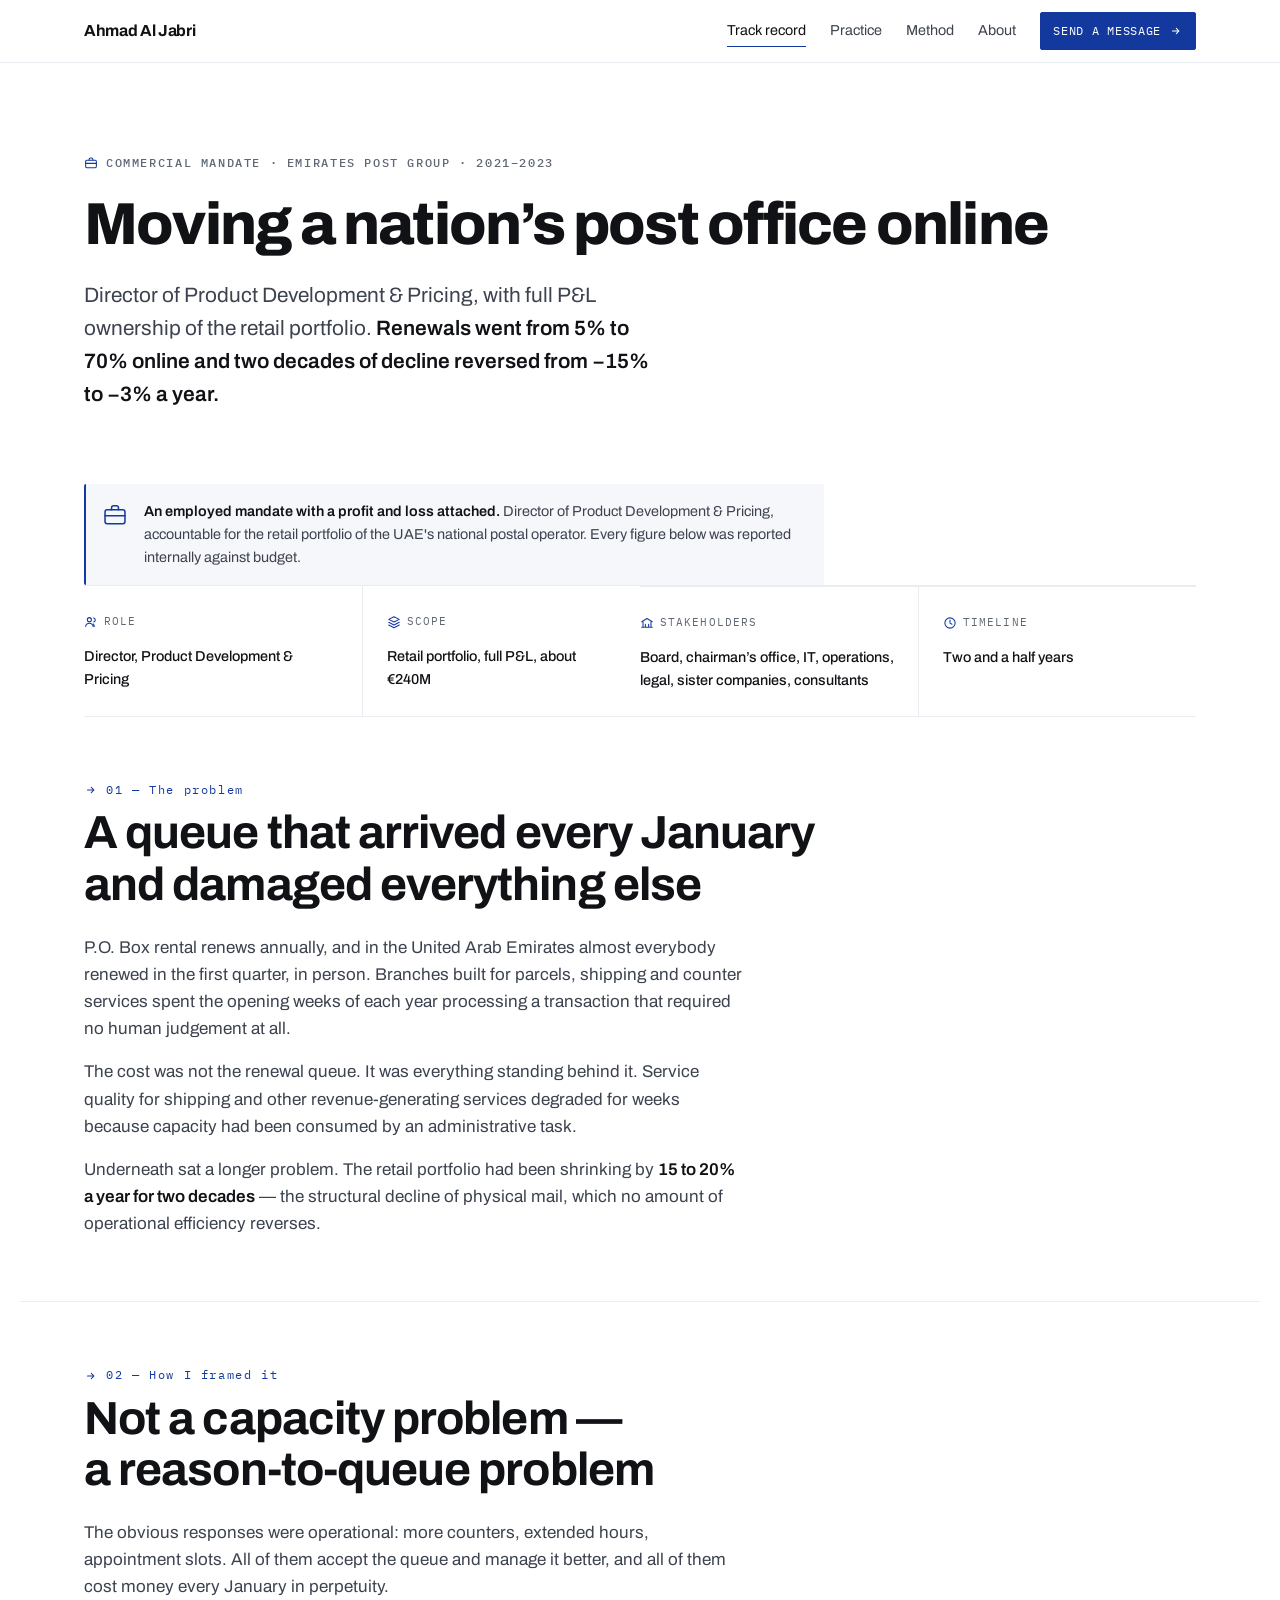
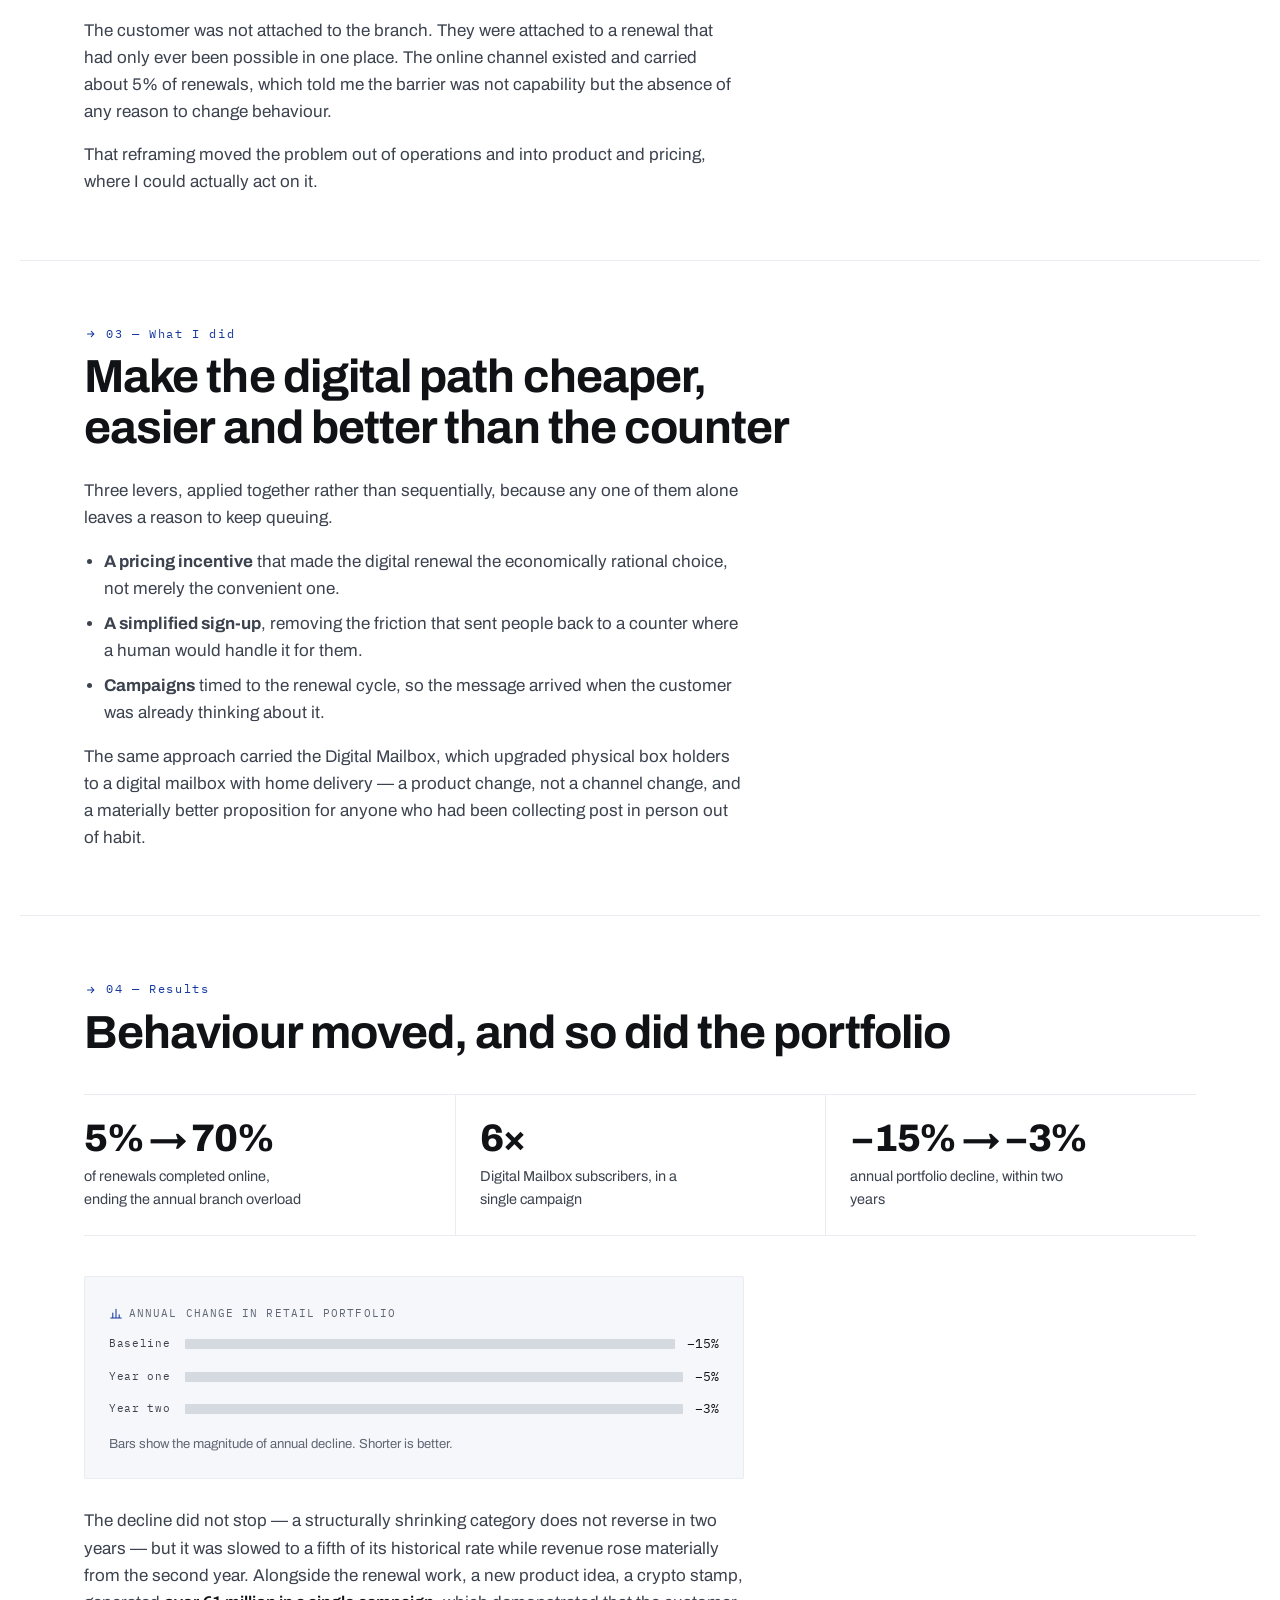
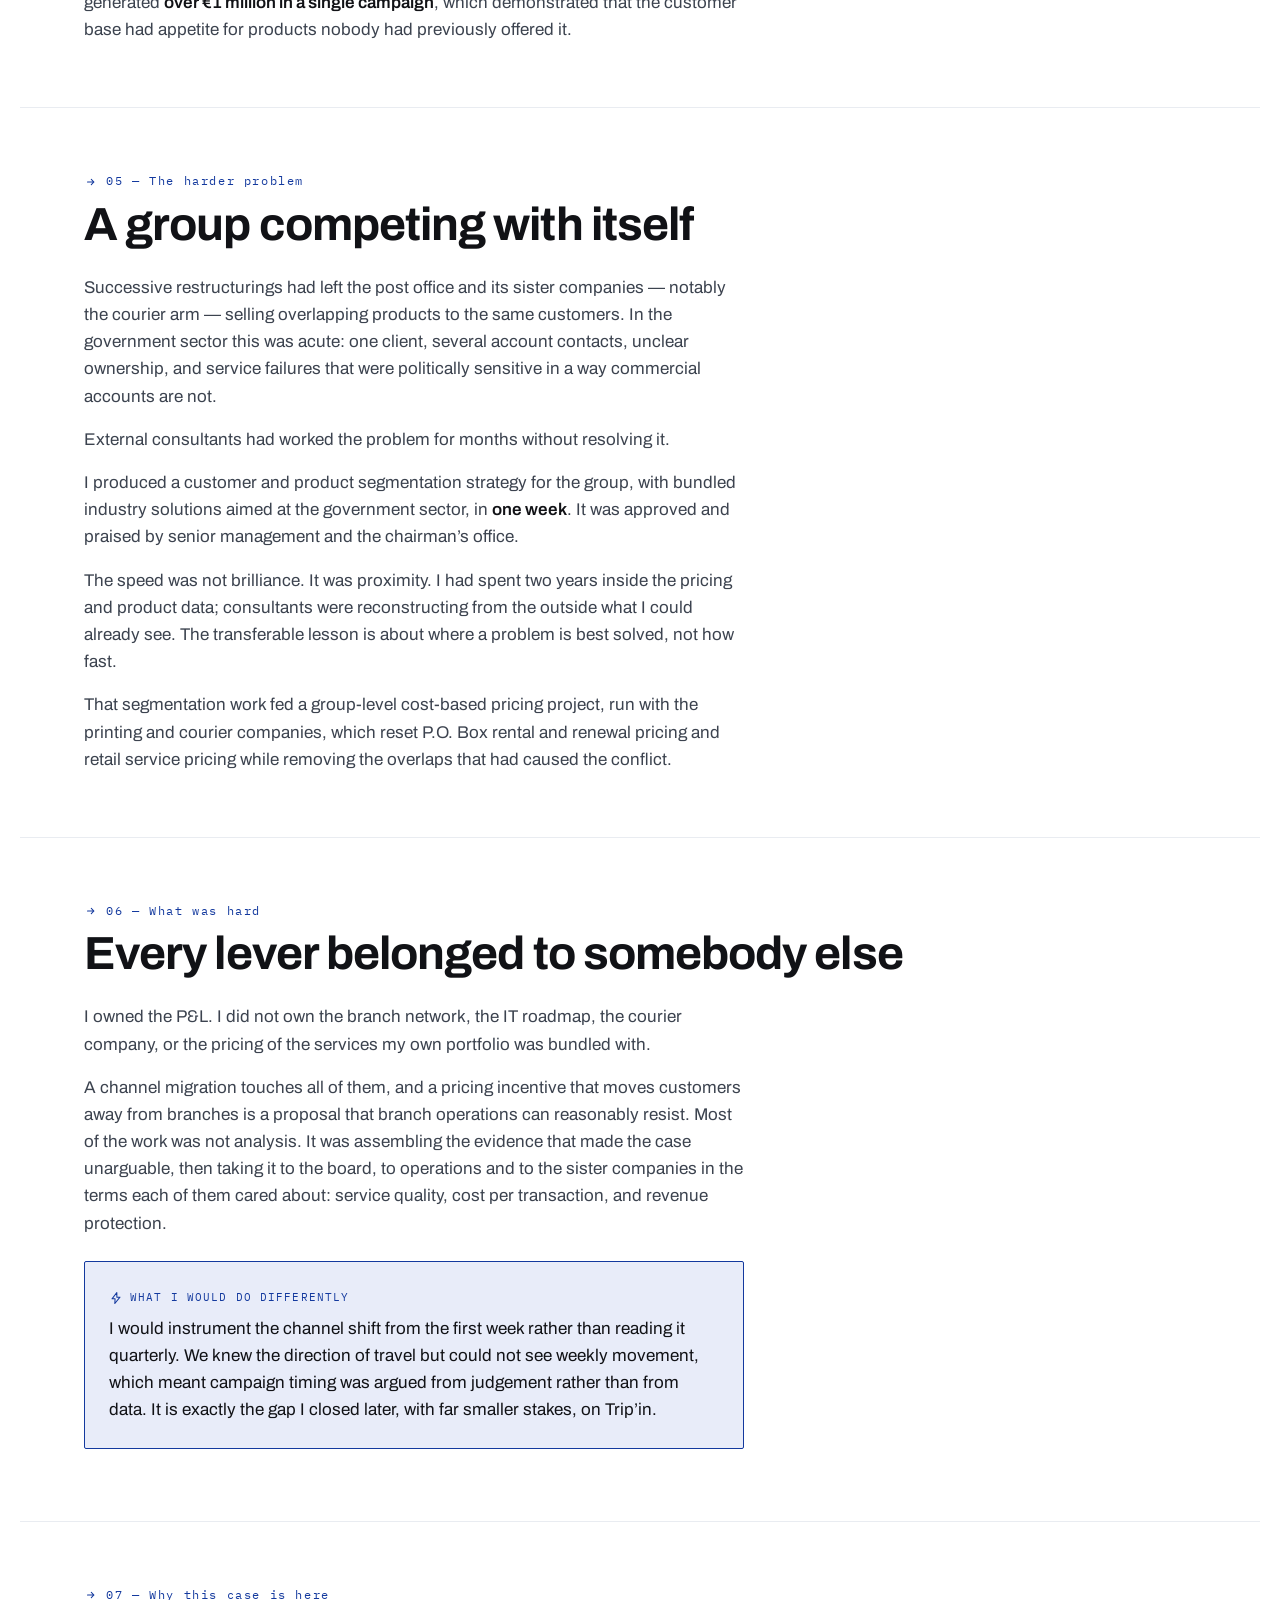
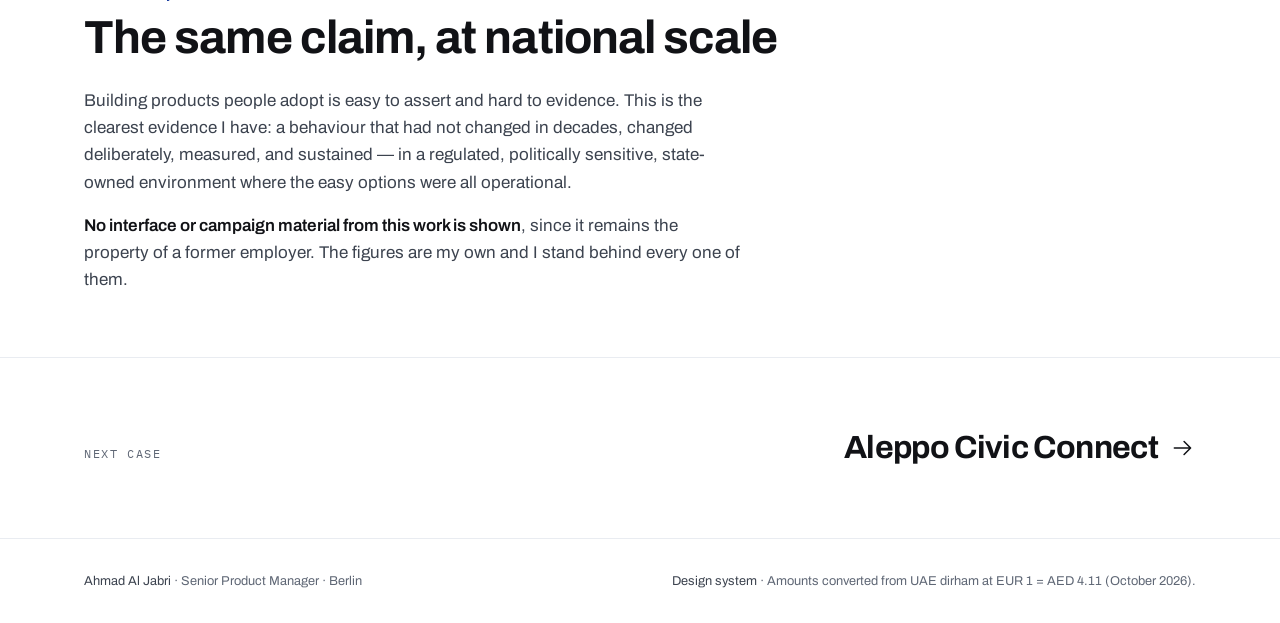
<file: ahmad-site/case-emirates-post.html>
<!doctype html>
<html lang="en">
<head>
<meta charset="utf-8">
<meta name="viewport" content="width=device-width, initial-scale=1, viewport-fit=cover">
<title>Moving a nation’s post office online — Ahmad Al Jabri</title>
<meta name="description" content="P.O. Box renewals moved from 5% to 70% online at Emirates Post Group, Digital Mailbox subscribers grew sixfold, and two decades of portfolio decline reversed from −15% to −3%.">
<link rel="preconnect" href="https://fonts.googleapis.com">
<link rel="preconnect" href="https://fonts.gstatic.com" crossorigin>
<link rel="stylesheet" href="https://fonts.googleapis.com/css2?family=Archivo:wght@400;500;600;700;800&family=IBM+Plex+Mono:wght@400;500&display=swap">
<link rel="stylesheet" href="assets/css/styles.css">
</head>
<body>

<!-- ICON SET — see assets/sprite.html and styleguide.html §Iconography -->
<svg class="icon-sprite" aria-hidden="true" focusable="false" xmlns="http://www.w3.org/2000/svg"><defs>
  <symbol id="i-arrow" viewBox="0 0 24 24"><path d="M4 12h14M13 6l6 6-6 6"/></symbol>
  <symbol id="i-arrow-sm" viewBox="0 0 24 24"><path d="M6 12h11M12.5 7.5 17 12l-4.5 4.5"/></symbol>
  <symbol id="i-rise" viewBox="0 0 24 24"><path d="M3 17.5l6-6 4 4 8-8M16.5 7.5H21v4.5"/></symbol>
  <symbol id="i-fall" viewBox="0 0 24 24"><path d="M3 6.5l6 6 4-4 8 8M16.5 16.5H21V12"/></symbol>
  <symbol id="i-chart" viewBox="0 0 24 24"><path d="M3 20.5h18M6.5 20.5V12M12 20.5V5.5M17.5 20.5V15"/></symbol>
  <symbol id="i-layers" viewBox="0 0 24 24"><path d="M12 3 3 7.5 12 12l9-4.5L12 3ZM3 12.4 12 17l9-4.6M3 17.2 12 21.8l9-4.6"/></symbol>
  <symbol id="i-target" viewBox="0 0 24 24"><circle cx="12" cy="12" r="8.6"/><circle cx="12" cy="12" r="4"/><path d="M12 11.9v.2"/></symbol>
  <symbol id="i-shield" viewBox="0 0 24 24"><path d="M12 2.9 4.6 6.1v6c0 4.2 3 7.5 7.4 9.1 4.4-1.6 7.4-4.9 7.4-9.1v-6L12 2.9Z"/><path d="M9.1 11.9l2.2 2.2 4-4"/></symbol>
  <symbol id="i-zap" viewBox="0 0 24 24"><path d="M13.4 2.6 5.2 13.4h5.2L10 21.4l8.8-10.8h-5.3l-.1-8Z"/></symbol>
  <symbol id="i-users" viewBox="0 0 24 24"><circle cx="9.2" cy="8" r="3.5"/><path d="M2.8 19.6a6.5 6.5 0 0 1 12.8 0M16.6 5.1a3.5 3.5 0 0 1 0 6.8M17.6 19.6a6.6 6.6 0 0 0-1.5-4.2"/></symbol>
  <symbol id="i-device" viewBox="0 0 24 24"><rect x="7" y="2.6" width="10" height="18.8" rx="2.2"/><path d="M11 18.6h2"/></symbol>
  <symbol id="i-grid" viewBox="0 0 24 24"><rect x="3.2" y="3.2" width="7.2" height="7.2" rx="1"/><rect x="13.6" y="3.2" width="7.2" height="7.2" rx="1"/><rect x="3.2" y="13.6" width="7.2" height="7.2" rx="1"/><rect x="13.6" y="13.6" width="7.2" height="7.2" rx="1"/></symbol>
  <symbol id="i-search" viewBox="0 0 24 24"><circle cx="10.7" cy="10.7" r="6.7"/><path d="m15.5 15.5 5.3 5.3"/></symbol>
  <symbol id="i-compass" viewBox="0 0 24 24"><circle cx="12" cy="12" r="8.8"/><path d="m15.4 8.6-2.1 5.4-5.4 2.1 2.1-5.4 5.4-2.1Z"/></symbol>
  <symbol id="i-globe" viewBox="0 0 24 24"><circle cx="12" cy="12" r="8.8"/><path d="M3.2 12h17.6M12 3.2c2.3 2.4 3.6 5.5 3.6 8.8S14.3 18.4 12 20.8c-2.3-2.4-3.6-5.5-3.6-8.8S9.7 5.6 12 3.2Z"/></symbol>
  <symbol id="i-bank" viewBox="0 0 24 24"><path d="M3 9.8 12 4.2l9 5.6M5.2 10.4v9h13.6v-9M3 19.4h18M9.2 19.4v-5.2M14.8 19.4v-5.2"/></symbol>
  <symbol id="i-briefcase" viewBox="0 0 24 24"><rect x="2.8" y="7.2" width="18.4" height="12.8" rx="2"/><path d="M8.8 7.2V5.4a2 2 0 0 1 2-2h2.4a2 2 0 0 1 2 2v1.8M2.8 12.6h18.4"/></symbol>
  <symbol id="i-cap" viewBox="0 0 24 24"><path d="M2.6 8.6 12 4.2l9.4 4.4L12 13 2.6 8.6Z"/><path d="M6.6 10.6v4.8c0 1.7 2.4 3 5.4 3s5.4-1.3 5.4-3v-4.8M20.4 9.6V15"/></symbol>
  <symbol id="i-award" viewBox="0 0 24 24"><circle cx="12" cy="9" r="5.4"/><path d="M8.3 13.4 7.2 21 12 18.4 16.8 21l-1.1-7.6"/></symbol>
  <symbol id="i-flask" viewBox="0 0 24 24"><path d="M9.2 3.2h5.6M10.2 3.2v5.2L5 18.2A2 2 0 0 0 6.8 21.2h10.4a2 2 0 0 0 1.8-3L13.8 8.4V3.2M7.6 14.6h8.8"/></symbol>
  <symbol id="i-sliders" viewBox="0 0 24 24"><path d="M3.5 7.5h9M18.5 7.5h2M3.5 16.5h3M12.5 16.5h8"/><circle cx="15" cy="7.5" r="2.4"/><circle cx="9.5" cy="16.5" r="2.4"/></symbol>
  <symbol id="i-doc" viewBox="0 0 24 24"><path d="M14 3.2H7.4a2 2 0 0 0-2 2v13.6a2 2 0 0 0 2 2h9.2a2 2 0 0 0 2-2V8L14 3.2Z"/><path d="M13.8 3.4V8h4.6M9 13.4h6M9 17h4"/></symbol>
  <symbol id="i-check" viewBox="0 0 24 24"><path d="m4.8 12.4 4.9 4.9L19.4 7.6"/></symbol>
  <symbol id="i-clock" viewBox="0 0 24 24"><circle cx="12" cy="12" r="8.8"/><path d="M12 7v5.2l3.4 2"/></symbol>
  <symbol id="i-pin" viewBox="0 0 24 24"><path d="M12 21.4s6.9-5.5 6.9-10.9a6.9 6.9 0 1 0-13.8 0C5.1 15.9 12 21.4 12 21.4Z"/><circle cx="12" cy="10.2" r="2.6"/></symbol>
  <symbol id="i-mail" viewBox="0 0 24 24"><rect x="2.8" y="4.8" width="18.4" height="14.4" rx="2"/><path d="m3.6 6.6 8.4 6.1 8.4-6.1"/></symbol>
  <symbol id="i-link" viewBox="0 0 24 24"><path d="M10.6 13.4 20.8 3.2M15 3.2h5.8V9M20 14.2V19a2 2 0 0 1-2 2H6a2 2 0 0 1-2-2V7a2 2 0 0 1 2-2h4.8"/></symbol>
  <symbol id="i-quote" viewBox="0 0 24 24"><path d="M9 7.4c-2.7 1.1-4.4 3.4-4.4 6.1 0 1.9 1.2 3.2 2.9 3.2 1.5 0 2.6-1.1 2.6-2.6 0-1.4-1-2.4-2.4-2.4M19 7.4c-2.7 1.1-4.4 3.4-4.4 6.1 0 1.9 1.2 3.2 2.9 3.2 1.5 0 2.6-1.1 2.6-2.6 0-1.4-1-2.4-2.4-2.4"/></symbol>
  <symbol id="i-swap" viewBox="0 0 24 24"><path d="M4 8.4h13.4M14.4 5.4l3 3-3 3M20 15.6H6.6M9.6 12.6l-3 3 3 3"/></symbol>
</defs></svg>

<div class="progress" aria-hidden="true"></div>
<a class="skip" href="#main">Skip to content</a>

<header class="nav nav--static">
  <div class="wrap nav-in">
    <a class="nav-name" href="index.html">Ahmad Al Jabri</a>
    <nav class="nav-links" aria-label="Primary">
      <a href="index.html#work" class="is-active">Track record</a>
      <a href="index.html#practice">Practice</a>
      <a href="index.html#method">Method</a>
      <a href="index.html#about">About</a>
    </nav>
    <a class="btn btn--sm" href="index.html#contact">Send a message<svg class="icon icon--sm" aria-hidden="true"><use href="#i-arrow-sm"/></svg></a>
  </div>
</header>

<main id="main">

  <section class="case-hero wrap">
    <p class="eyebrow"><svg class="icon icon--sm" aria-hidden="true"><use href="#i-briefcase"/></svg>Commercial mandate · Emirates Post Group · 2021–2023</p>
    <h1>Moving a nation’s post office online</h1>
    <p class="one-line">Director of Product Development &amp; Pricing, with full P&amp;L ownership of the retail portfolio. <b>Renewals went from 5% to 70% online and two decades of decline reversed from −15% to −3% a year.</b></p>
  </section>

  <section class="wrap">
    <div class="tier">
      <svg class="icon icon--lg" aria-hidden="true"><use href="#i-briefcase"/></svg>
      <p><b>An employed mandate with a profit and loss attached.</b> Director of Product Development &amp; Pricing, accountable for the retail portfolio of the UAE's national postal operator. Every figure below was reported internally against budget.</p>
    </div>
  </section>

  <section class="wrap">
    <div class="glance">
      <div><p class="k"><svg class="icon icon--sm" aria-hidden="true"><use href="#i-users"/></svg>Role</p><p class="v">Director, Product Development &amp; Pricing</p></div>
      <div><p class="k"><svg class="icon icon--sm" aria-hidden="true"><use href="#i-layers"/></svg>Scope</p><p class="v">Retail portfolio, full P&amp;L, about €240M</p></div>
      <div><p class="k"><svg class="icon icon--sm" aria-hidden="true"><use href="#i-bank"/></svg>Stakeholders</p><p class="v">Board, chairman’s office, IT, operations, legal, sister companies, consultants</p></div>
      <div><p class="k"><svg class="icon icon--sm" aria-hidden="true"><use href="#i-clock"/></svg>Timeline</p><p class="v">Two and a half years</p></div>
    </div>
  </section>

  <section class="beat wrap" style="border-top:0">
    <div class="beat-head">
      <p class="n"><svg class="icon icon--sm" aria-hidden="true"><use href="#i-arrow-sm"/></svg>01 — The problem</p>
      <h2>A queue that arrived every January and damaged everything else</h2>
    </div>
    <div class="prose">
      <p>P.O. Box rental renews annually, and in the United Arab Emirates almost everybody renewed in the first quarter, in person. Branches built for parcels, shipping and counter services spent the opening weeks of each year processing a transaction that required no human judgement at all.</p>
      <p>The cost was not the renewal queue. It was everything standing behind it. Service quality for shipping and other revenue-generating services degraded for weeks because capacity had been consumed by an administrative task.</p>
      <p>Underneath sat a longer problem. The retail portfolio had been shrinking by <b>15 to 20% a year for two decades</b> — the structural decline of physical mail, which no amount of operational efficiency reverses.</p>
    </div>
  </section>

  <section class="beat wrap">
    <div class="beat-head">
      <p class="n"><svg class="icon icon--sm" aria-hidden="true"><use href="#i-arrow-sm"/></svg>02 — How I framed it</p>
      <h2>Not a capacity problem — a reason-to-queue problem</h2>
    </div>
    <div class="prose">
      <p>The obvious responses were operational: more counters, extended hours, appointment slots. All of them accept the queue and manage it better, and all of them cost money every January in perpetuity.</p>
      <p>The customer was not attached to the branch. They were attached to a renewal that had only ever been possible in one place. The online channel existed and carried about 5% of renewals, which told me the barrier was not capability but the absence of any reason to change behaviour.</p>
      <p>That reframing moved the problem out of operations and into product and pricing, where I could actually act on it.</p>
    </div>
  </section>

  <section class="beat wrap">
    <div class="beat-head">
      <p class="n"><svg class="icon icon--sm" aria-hidden="true"><use href="#i-arrow-sm"/></svg>03 — What I did</p>
      <h2>Make the digital path cheaper, easier and better than the counter</h2>
    </div>
    <div class="prose">
      <p>Three levers, applied together rather than sequentially, because any one of them alone leaves a reason to keep queuing.</p>
      <ul>
        <li><b>A pricing incentive</b> that made the digital renewal the economically rational choice, not merely the convenient one.</li>
        <li><b>A simplified sign-up</b>, removing the friction that sent people back to a counter where a human would handle it for them.</li>
        <li><b>Campaigns</b> timed to the renewal cycle, so the message arrived when the customer was already thinking about it.</li>
      </ul>
      <p>The same approach carried the Digital Mailbox, which upgraded physical box holders to a digital mailbox with home delivery — a product change, not a channel change, and a materially better proposition for anyone who had been collecting post in person out of habit.</p>
    </div>
  </section>

  <section class="beat wrap">
    <div class="beat-head">
      <p class="n"><svg class="icon icon--sm" aria-hidden="true"><use href="#i-arrow-sm"/></svg>04 — Results</p>
      <h2>Behaviour moved, and so did the portfolio</h2>
    </div>
    <div class="prose" style="max-width:none">
      <div class="stats-row">
        <div>
          <p class="figure num">5% → 70%</p>
          <p class="caption">of renewals completed online, ending the annual branch overload</p>
        </div>
        <div>
          <p class="figure num">6×</p>
          <p class="caption">Digital Mailbox subscribers, in a single campaign</p>
        </div>
        <div>
          <p class="figure num">−15% → −3%</p>
          <p class="caption">annual portfolio decline, within two years</p>
        </div>
      </div>
    </div>
    <div class="frame" style="margin-top:28px;max-width:660px">
      <p class="frame-label"><svg class="icon icon--sm" aria-hidden="true"><use href="#i-chart"/></svg>Annual change in retail portfolio</p>
      <div class="bars">
        <div class="bar">
          <span class="k">Baseline</span>
          <span class="track"><span class="fill fill--muted" data-w="100%"></span></span>
          <span class="v num">−15%</span>
        </div>
        <div class="bar">
          <span class="k">Year one</span>
          <span class="track"><span class="fill" data-w="33%" data-delay="120"></span></span>
          <span class="v num">−5%</span>
        </div>
        <div class="bar">
          <span class="k">Year two</span>
          <span class="track"><span class="fill" data-w="20%" data-delay="240"></span></span>
          <span class="v num">−3%</span>
        </div>
      </div>
      <p style="margin-top:14px;font-size:.82rem;color:var(--text-muted)">Bars show the magnitude of annual decline. Shorter is better.</p>
    </div>
    <div class="prose" style="margin-top:28px">
      <p>The decline did not stop — a structurally shrinking category does not reverse in two years — but it was slowed to a fifth of its historical rate while revenue rose materially from the second year. Alongside the renewal work, a new product idea, a crypto stamp, generated <b>over €1 million in a single campaign</b>, which demonstrated that the customer base had appetite for products nobody had previously offered it.</p>
    </div>
  </section>

  <section class="beat wrap">
    <div class="beat-head">
      <p class="n"><svg class="icon icon--sm" aria-hidden="true"><use href="#i-arrow-sm"/></svg>05 — The harder problem</p>
      <h2>A group competing with itself</h2>
    </div>
    <div class="prose">
      <p>Successive restructurings had left the post office and its sister companies — notably the courier arm — selling overlapping products to the same customers. In the government sector this was acute: one client, several account contacts, unclear ownership, and service failures that were politically sensitive in a way commercial accounts are not.</p>
      <p>External consultants had worked the problem for months without resolving it.</p>
      <p>I produced a customer and product segmentation strategy for the group, with bundled industry solutions aimed at the government sector, in <b>one week</b>. It was approved and praised by senior management and the chairman’s office.</p>
      <p>The speed was not brilliance. It was proximity. I had spent two years inside the pricing and product data; consultants were reconstructing from the outside what I could already see. The transferable lesson is about where a problem is best solved, not how fast.</p>
      <p>That segmentation work fed a group-level cost-based pricing project, run with the printing and courier companies, which reset P.O. Box rental and renewal pricing and retail service pricing while removing the overlaps that had caused the conflict.</p>
    </div>
  </section>

  <section class="beat wrap">
    <div class="beat-head">
      <p class="n"><svg class="icon icon--sm" aria-hidden="true"><use href="#i-arrow-sm"/></svg>06 — What was hard</p>
      <h2>Every lever belonged to somebody else</h2>
    </div>
    <div class="prose">
      <p>I owned the P&amp;L. I did not own the branch network, the IT roadmap, the courier company, or the pricing of the services my own portfolio was bundled with.</p>
      <p>A channel migration touches all of them, and a pricing incentive that moves customers away from branches is a proposal that branch operations can reasonably resist. Most of the work was not analysis. It was assembling the evidence that made the case unarguable, then taking it to the board, to operations and to the sister companies in the terms each of them cared about: service quality, cost per transaction, and revenue protection.</p>
      <div class="pull">
        <p class="k"><svg class="icon icon--sm" aria-hidden="true"><use href="#i-zap"/></svg>What I would do differently</p>
        <p>I would instrument the channel shift from the first week rather than reading it quarterly. We knew the direction of travel but could not see weekly movement, which meant campaign timing was argued from judgement rather than from data. It is exactly the gap I closed later, with far smaller stakes, on Trip’in.</p>
      </div>
    </div>
  </section>

  <section class="beat wrap">
    <div class="beat-head">
      <p class="n"><svg class="icon icon--sm" aria-hidden="true"><use href="#i-arrow-sm"/></svg>07 — Why this case is here</p>
      <h2>The same claim, at national scale</h2>
    </div>
    <div class="prose">
      <p>Building products people adopt is easy to assert and hard to evidence. This is the clearest evidence I have: a behaviour that had not changed in decades, changed deliberately, measured, and sustained — in a regulated, politically sensitive, state-owned environment where the easy options were all operational.</p>
      <p><b>No interface or campaign material from this work is shown</b>, since it remains the property of a former employer. The figures are my own and I stand behind every one of them.</p>
    </div>
  </section>

  <section class="next">
    <div class="wrap">
      <a href="case-aleppo.html">
        <span class="label">Next case</span>
        <span class="title">Aleppo Civic Connect  <svg class="icon icon--lg" aria-hidden="true"><use href="#i-arrow"/></svg></span>
      </a>
    </div>
  </section>

</main>

<footer class="foot">
  <div class="wrap foot-in">
    <span><a href="index.html">Ahmad Al Jabri</a> · Senior Product Manager · Berlin</span>
    <span><a href="styleguide.html">Design system</a> · Amounts converted from UAE dirham at EUR&nbsp;1 = AED&nbsp;4.11 (October 2026).</span>
  </div>
</footer>

<script src="assets/js/main.js"></script>
</body>
</html>
</file>
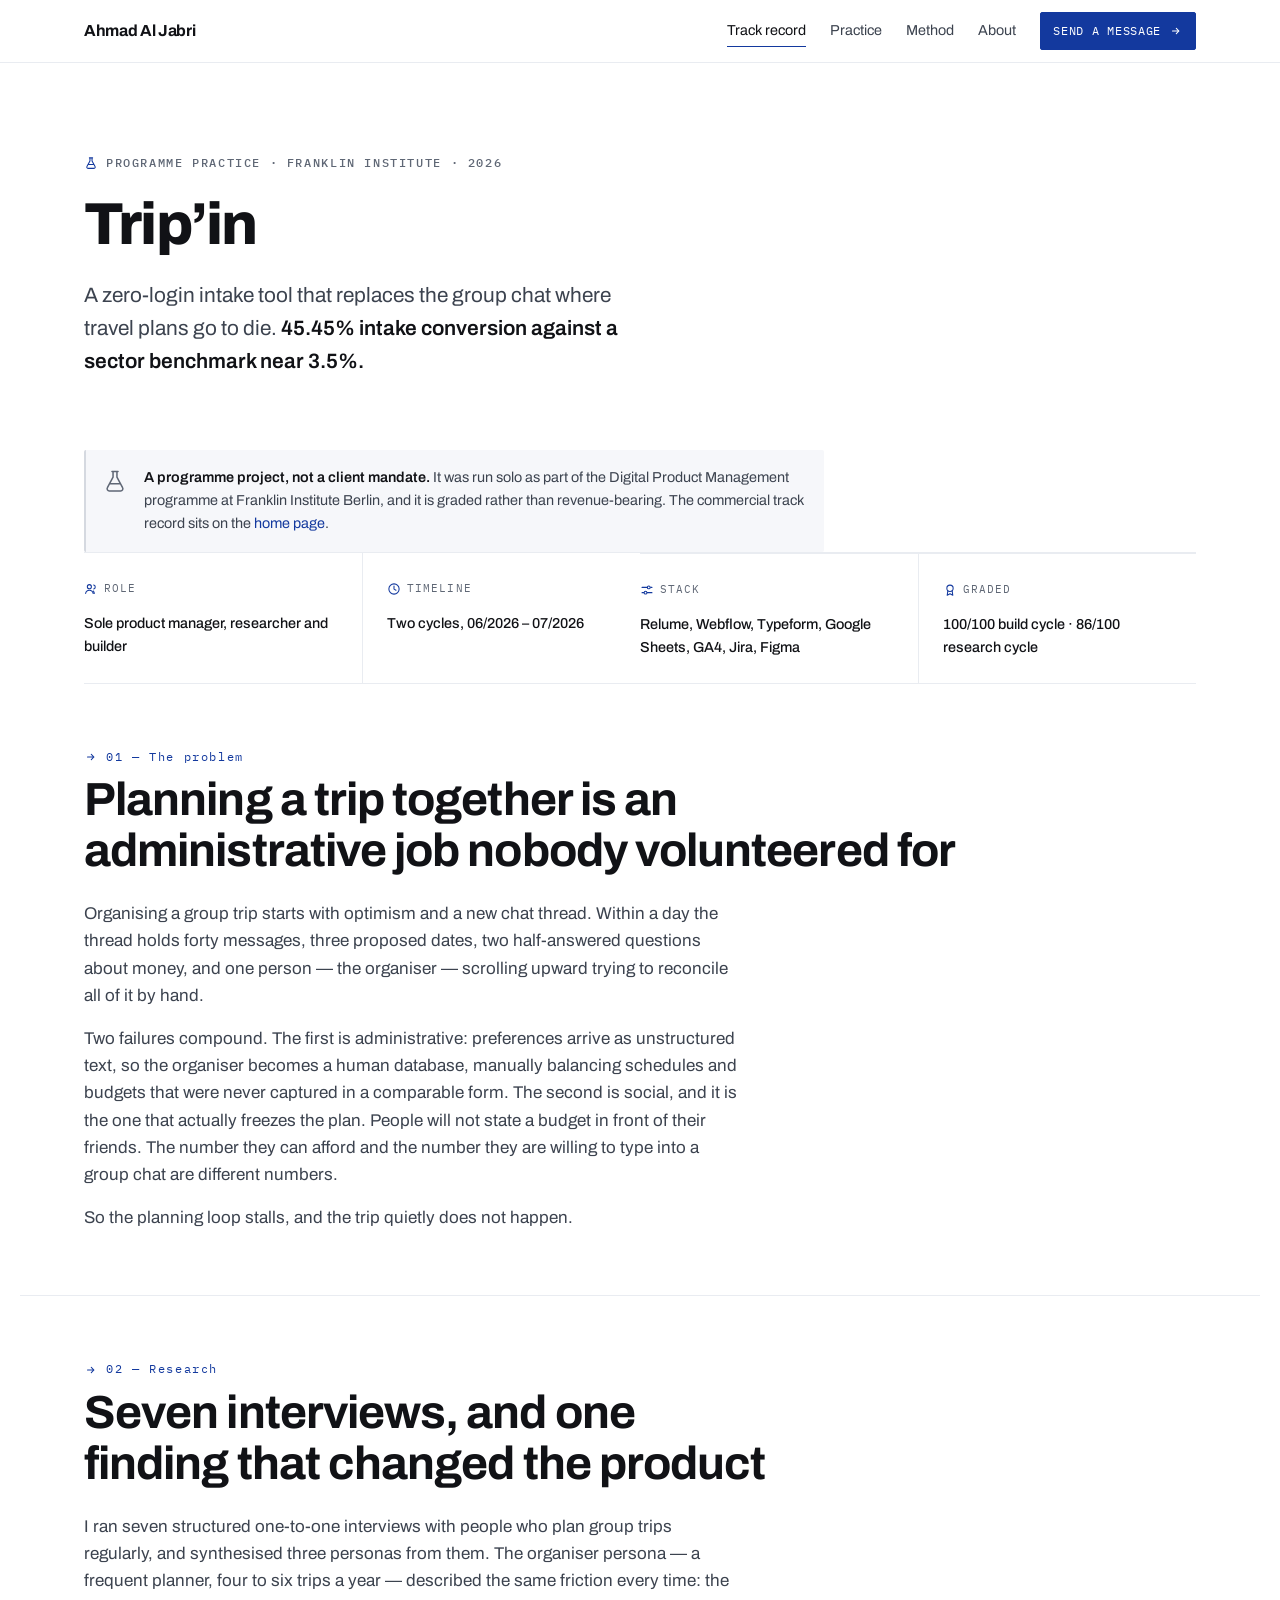
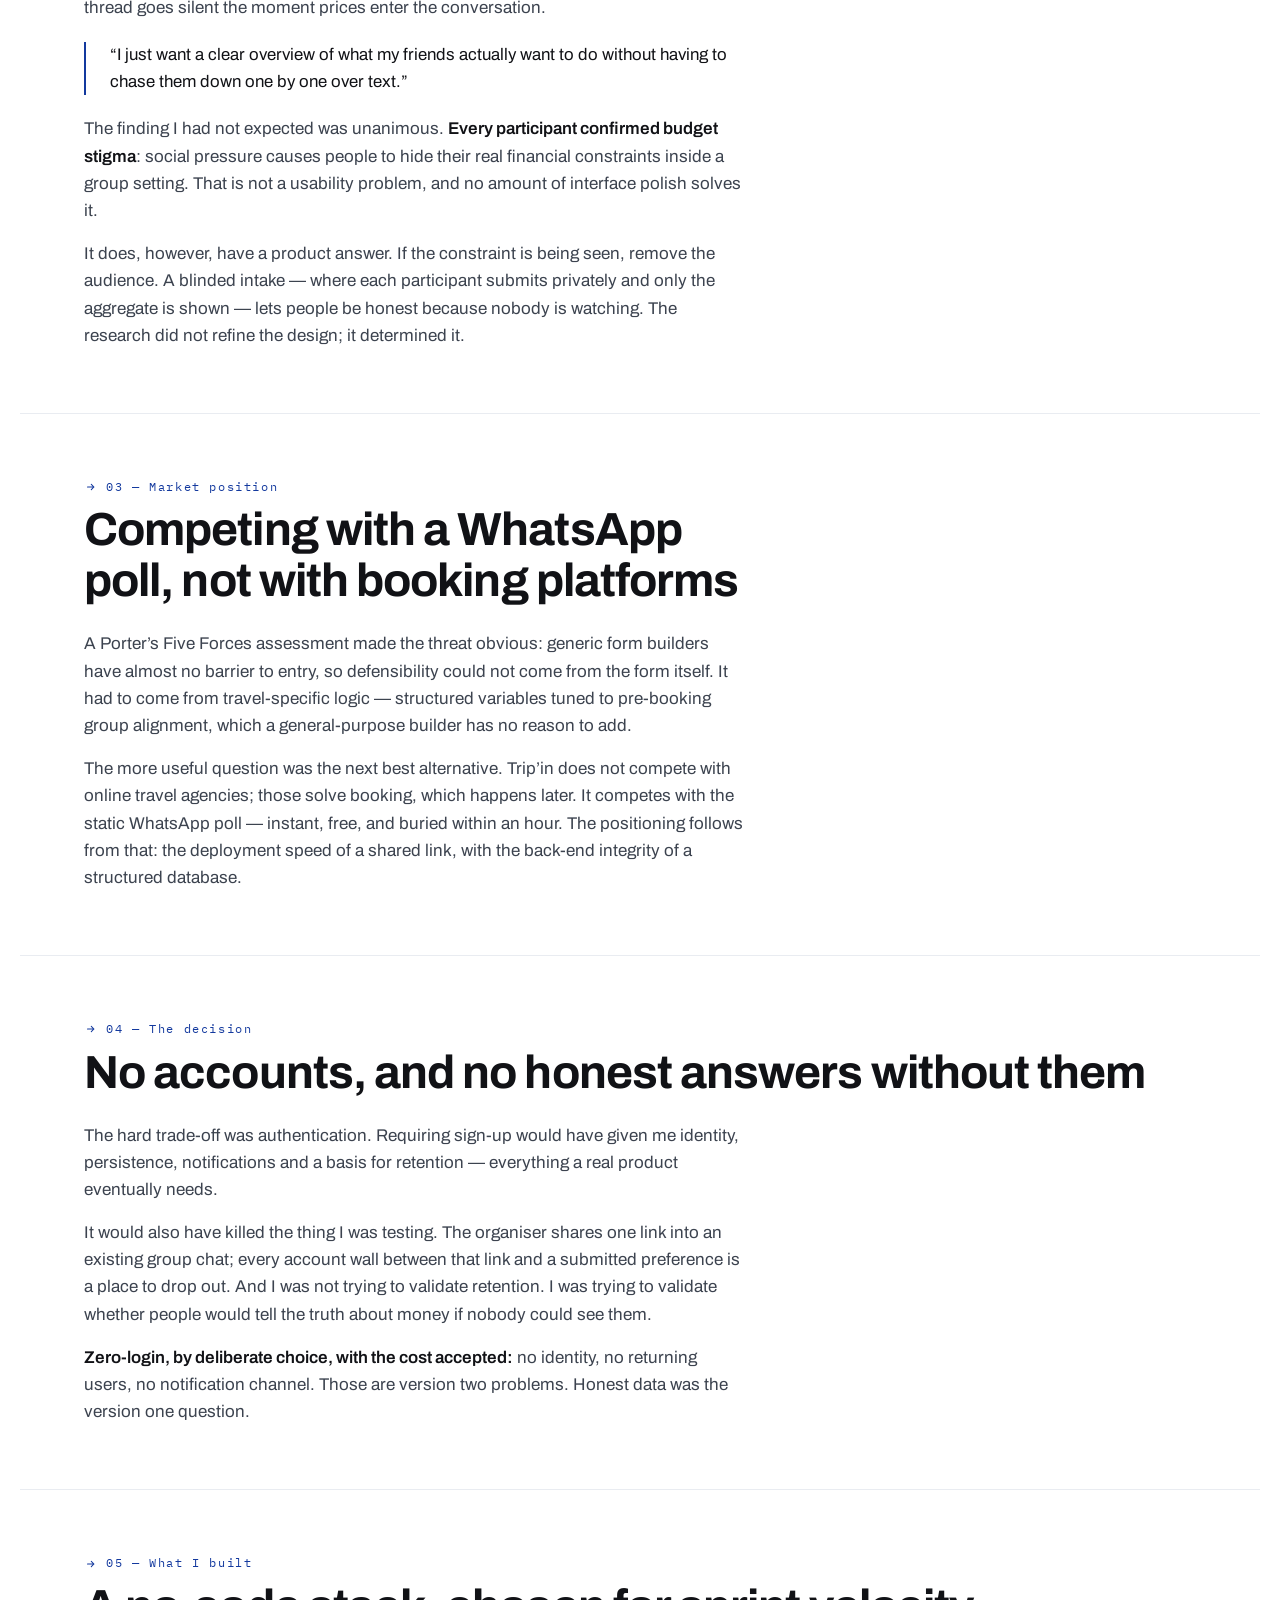
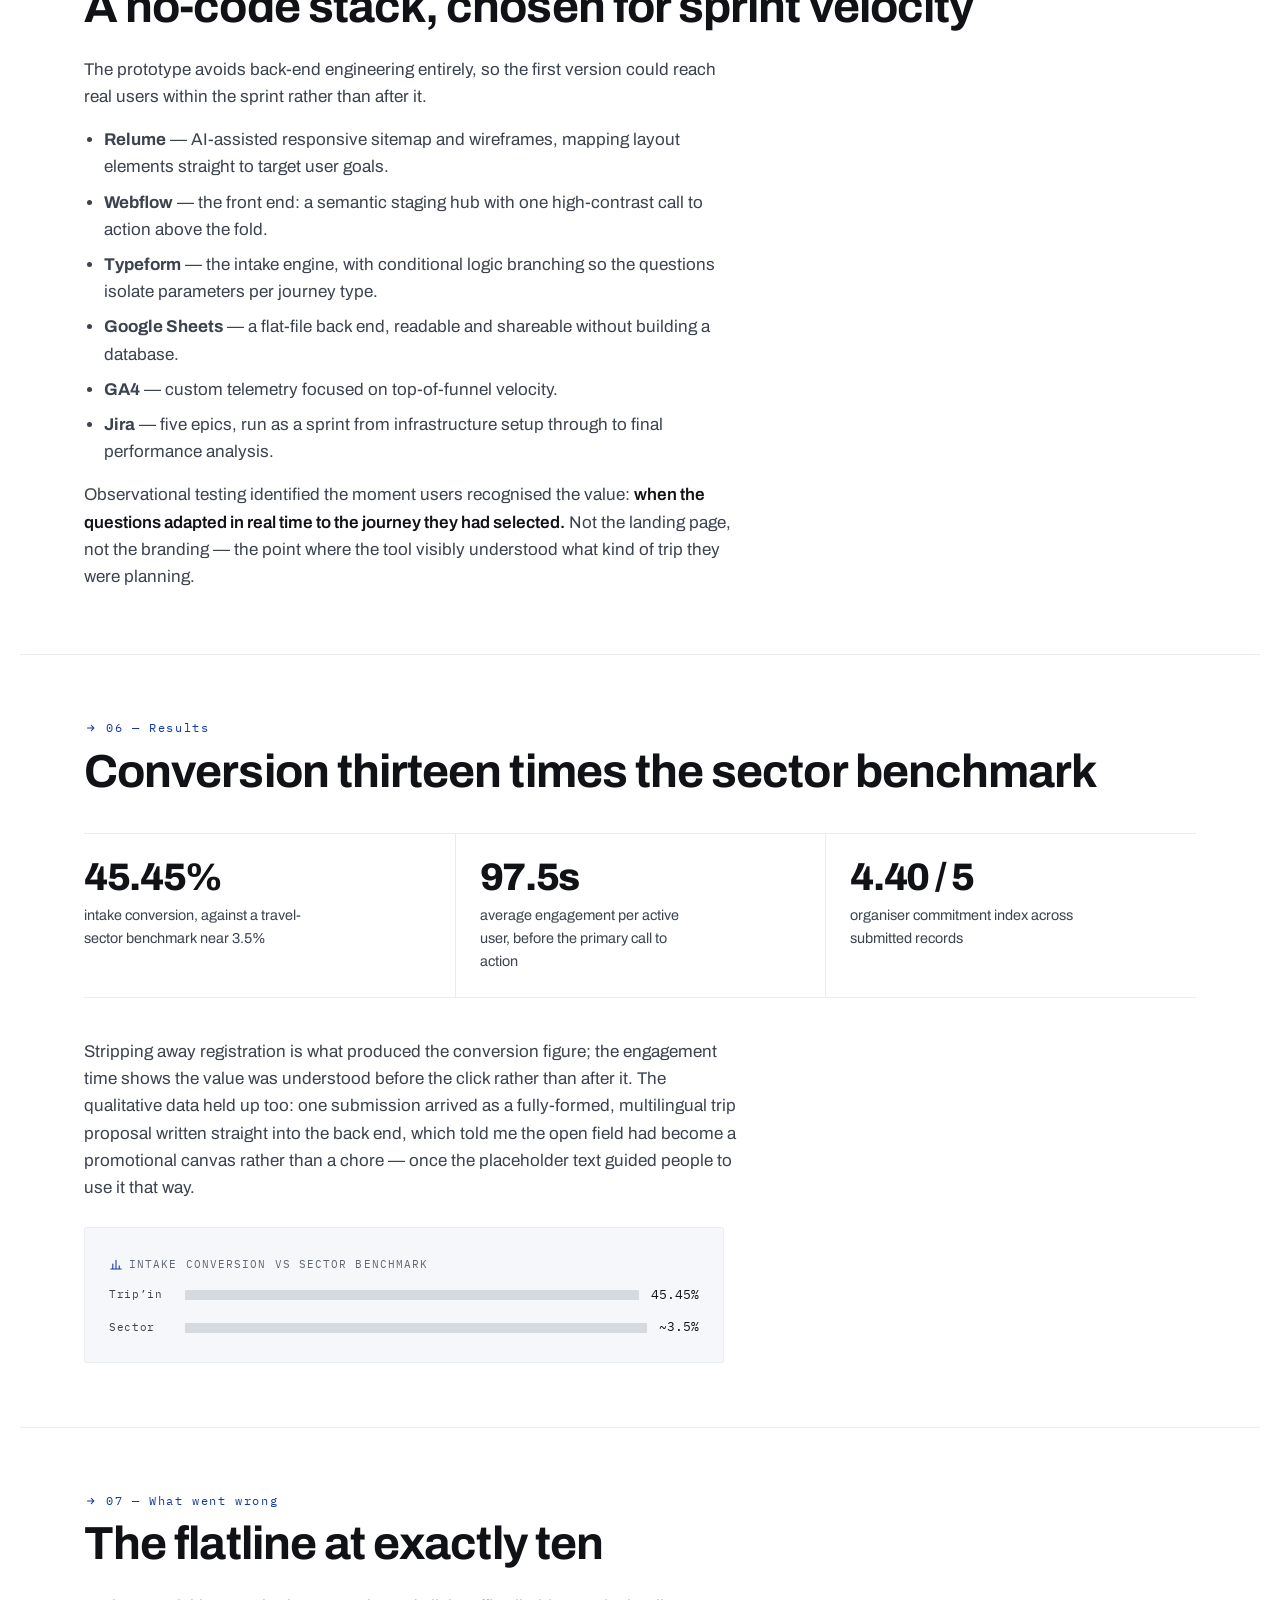
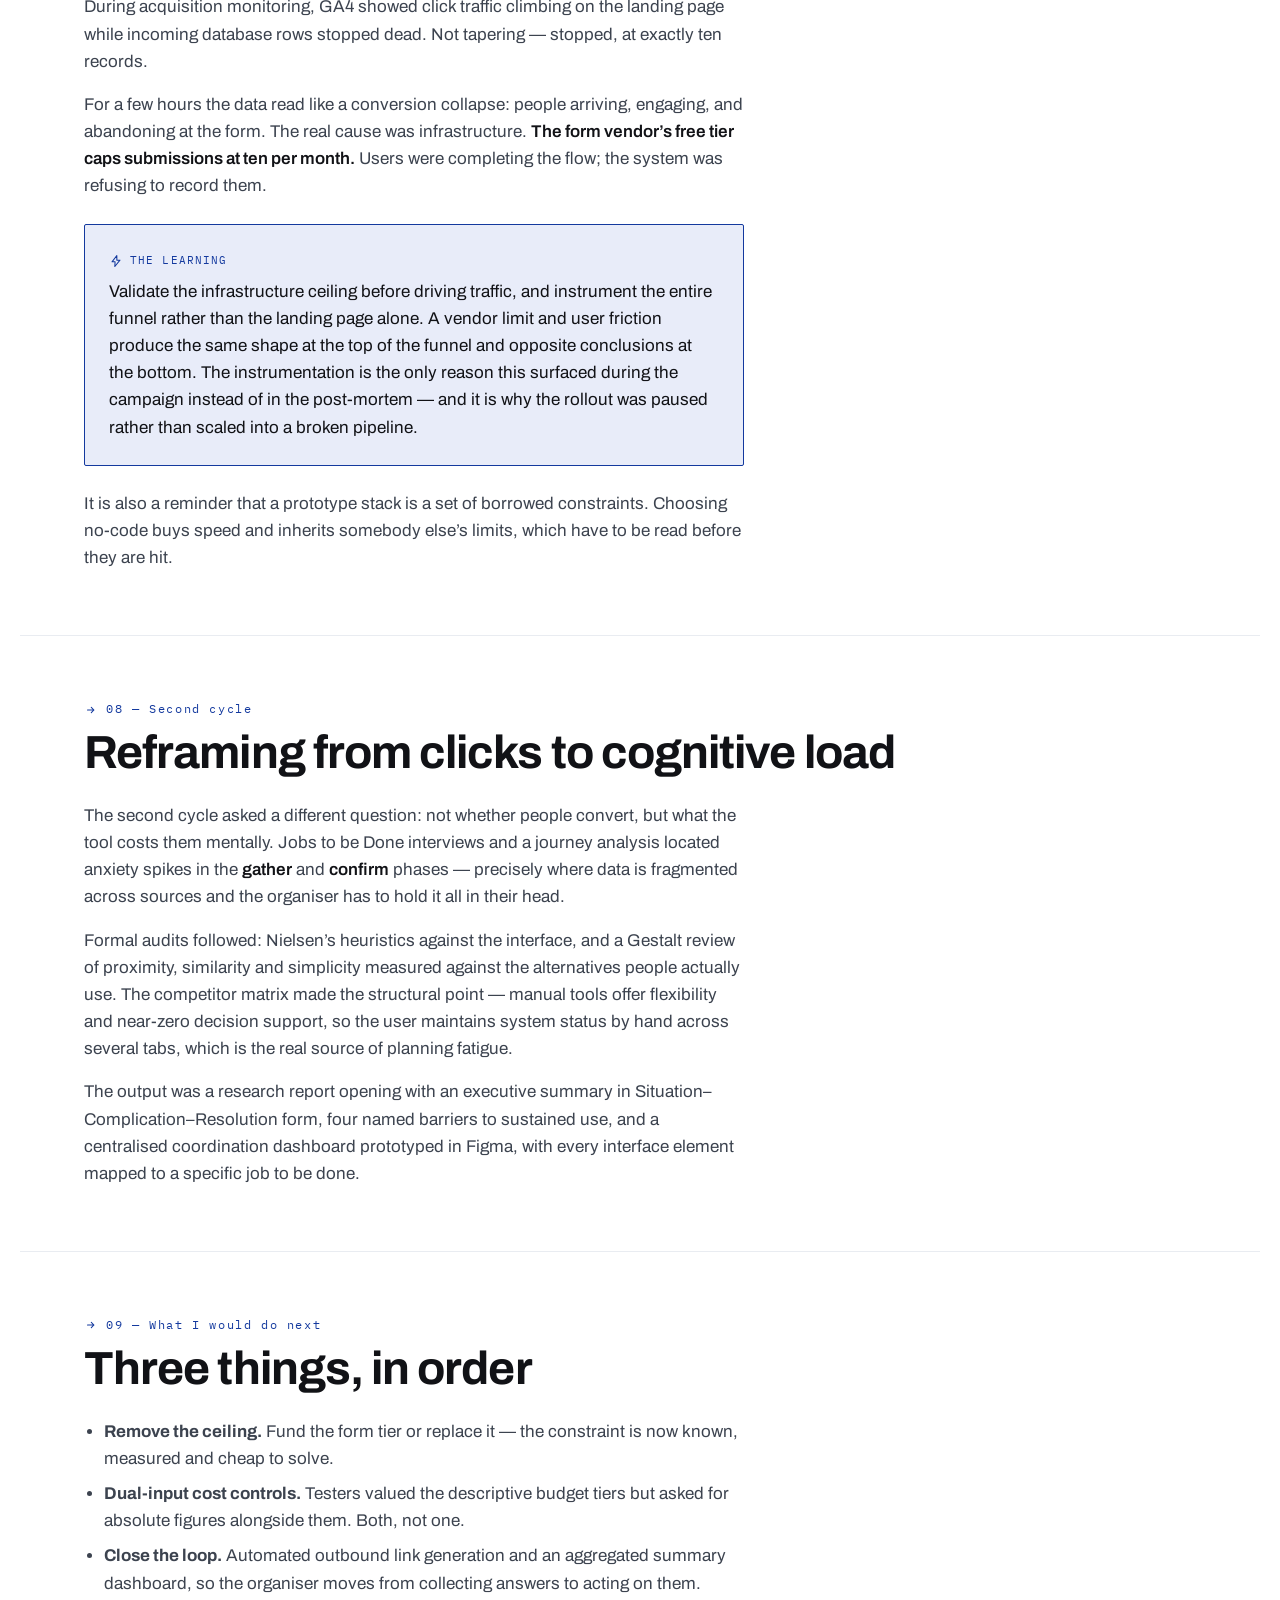
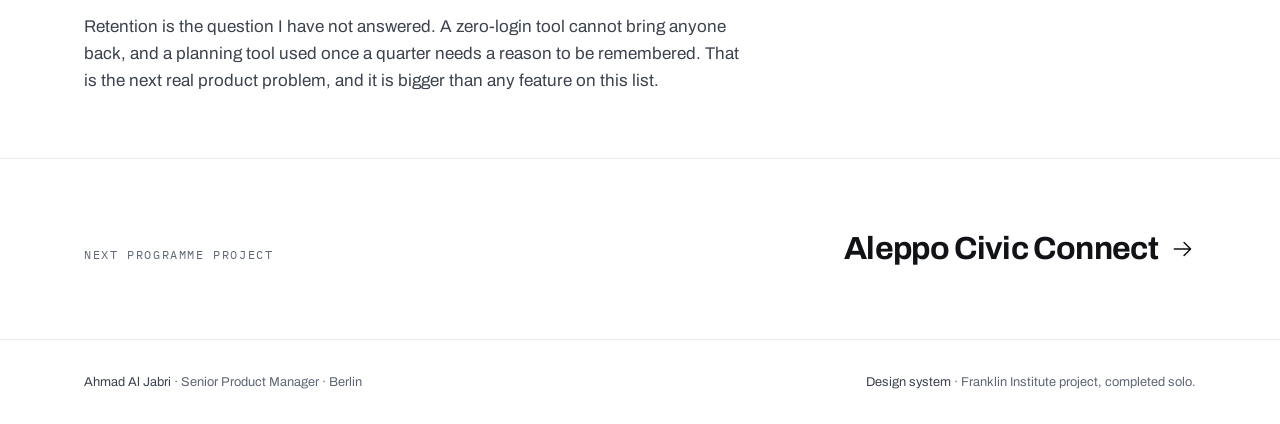
<file: ahmad-site/case-tripin.html>
<!doctype html>
<html lang="en">
<head>
<meta charset="utf-8">
<meta name="viewport" content="width=device-width, initial-scale=1, viewport-fit=cover">
<title>Trip’in — Ahmad Al Jabri</title>
<meta name="description" content="A zero-login intake tool for group travel planning. 45.45% intake conversion against a 3.5% sector benchmark, and the vendor ceiling that nearly looked like a conversion collapse.">
<link rel="preconnect" href="https://fonts.googleapis.com">
<link rel="preconnect" href="https://fonts.gstatic.com" crossorigin>
<link rel="stylesheet" href="https://fonts.googleapis.com/css2?family=Archivo:wght@400;500;600;700;800&family=IBM+Plex+Mono:wght@400;500&display=swap">
<link rel="stylesheet" href="assets/css/styles.css">
</head>
<body>

<!-- ICON SET — see assets/sprite.html and styleguide.html §Iconography -->
<svg class="icon-sprite" aria-hidden="true" focusable="false" xmlns="http://www.w3.org/2000/svg"><defs>
  <symbol id="i-arrow" viewBox="0 0 24 24"><path d="M4 12h14M13 6l6 6-6 6"/></symbol>
  <symbol id="i-arrow-sm" viewBox="0 0 24 24"><path d="M6 12h11M12.5 7.5 17 12l-4.5 4.5"/></symbol>
  <symbol id="i-rise" viewBox="0 0 24 24"><path d="M3 17.5l6-6 4 4 8-8M16.5 7.5H21v4.5"/></symbol>
  <symbol id="i-fall" viewBox="0 0 24 24"><path d="M3 6.5l6 6 4-4 8 8M16.5 16.5H21V12"/></symbol>
  <symbol id="i-chart" viewBox="0 0 24 24"><path d="M3 20.5h18M6.5 20.5V12M12 20.5V5.5M17.5 20.5V15"/></symbol>
  <symbol id="i-layers" viewBox="0 0 24 24"><path d="M12 3 3 7.5 12 12l9-4.5L12 3ZM3 12.4 12 17l9-4.6M3 17.2 12 21.8l9-4.6"/></symbol>
  <symbol id="i-target" viewBox="0 0 24 24"><circle cx="12" cy="12" r="8.6"/><circle cx="12" cy="12" r="4"/><path d="M12 11.9v.2"/></symbol>
  <symbol id="i-shield" viewBox="0 0 24 24"><path d="M12 2.9 4.6 6.1v6c0 4.2 3 7.5 7.4 9.1 4.4-1.6 7.4-4.9 7.4-9.1v-6L12 2.9Z"/><path d="M9.1 11.9l2.2 2.2 4-4"/></symbol>
  <symbol id="i-zap" viewBox="0 0 24 24"><path d="M13.4 2.6 5.2 13.4h5.2L10 21.4l8.8-10.8h-5.3l-.1-8Z"/></symbol>
  <symbol id="i-users" viewBox="0 0 24 24"><circle cx="9.2" cy="8" r="3.5"/><path d="M2.8 19.6a6.5 6.5 0 0 1 12.8 0M16.6 5.1a3.5 3.5 0 0 1 0 6.8M17.6 19.6a6.6 6.6 0 0 0-1.5-4.2"/></symbol>
  <symbol id="i-device" viewBox="0 0 24 24"><rect x="7" y="2.6" width="10" height="18.8" rx="2.2"/><path d="M11 18.6h2"/></symbol>
  <symbol id="i-grid" viewBox="0 0 24 24"><rect x="3.2" y="3.2" width="7.2" height="7.2" rx="1"/><rect x="13.6" y="3.2" width="7.2" height="7.2" rx="1"/><rect x="3.2" y="13.6" width="7.2" height="7.2" rx="1"/><rect x="13.6" y="13.6" width="7.2" height="7.2" rx="1"/></symbol>
  <symbol id="i-search" viewBox="0 0 24 24"><circle cx="10.7" cy="10.7" r="6.7"/><path d="m15.5 15.5 5.3 5.3"/></symbol>
  <symbol id="i-compass" viewBox="0 0 24 24"><circle cx="12" cy="12" r="8.8"/><path d="m15.4 8.6-2.1 5.4-5.4 2.1 2.1-5.4 5.4-2.1Z"/></symbol>
  <symbol id="i-globe" viewBox="0 0 24 24"><circle cx="12" cy="12" r="8.8"/><path d="M3.2 12h17.6M12 3.2c2.3 2.4 3.6 5.5 3.6 8.8S14.3 18.4 12 20.8c-2.3-2.4-3.6-5.5-3.6-8.8S9.7 5.6 12 3.2Z"/></symbol>
  <symbol id="i-bank" viewBox="0 0 24 24"><path d="M3 9.8 12 4.2l9 5.6M5.2 10.4v9h13.6v-9M3 19.4h18M9.2 19.4v-5.2M14.8 19.4v-5.2"/></symbol>
  <symbol id="i-briefcase" viewBox="0 0 24 24"><rect x="2.8" y="7.2" width="18.4" height="12.8" rx="2"/><path d="M8.8 7.2V5.4a2 2 0 0 1 2-2h2.4a2 2 0 0 1 2 2v1.8M2.8 12.6h18.4"/></symbol>
  <symbol id="i-cap" viewBox="0 0 24 24"><path d="M2.6 8.6 12 4.2l9.4 4.4L12 13 2.6 8.6Z"/><path d="M6.6 10.6v4.8c0 1.7 2.4 3 5.4 3s5.4-1.3 5.4-3v-4.8M20.4 9.6V15"/></symbol>
  <symbol id="i-award" viewBox="0 0 24 24"><circle cx="12" cy="9" r="5.4"/><path d="M8.3 13.4 7.2 21 12 18.4 16.8 21l-1.1-7.6"/></symbol>
  <symbol id="i-flask" viewBox="0 0 24 24"><path d="M9.2 3.2h5.6M10.2 3.2v5.2L5 18.2A2 2 0 0 0 6.8 21.2h10.4a2 2 0 0 0 1.8-3L13.8 8.4V3.2M7.6 14.6h8.8"/></symbol>
  <symbol id="i-sliders" viewBox="0 0 24 24"><path d="M3.5 7.5h9M18.5 7.5h2M3.5 16.5h3M12.5 16.5h8"/><circle cx="15" cy="7.5" r="2.4"/><circle cx="9.5" cy="16.5" r="2.4"/></symbol>
  <symbol id="i-doc" viewBox="0 0 24 24"><path d="M14 3.2H7.4a2 2 0 0 0-2 2v13.6a2 2 0 0 0 2 2h9.2a2 2 0 0 0 2-2V8L14 3.2Z"/><path d="M13.8 3.4V8h4.6M9 13.4h6M9 17h4"/></symbol>
  <symbol id="i-check" viewBox="0 0 24 24"><path d="m4.8 12.4 4.9 4.9L19.4 7.6"/></symbol>
  <symbol id="i-clock" viewBox="0 0 24 24"><circle cx="12" cy="12" r="8.8"/><path d="M12 7v5.2l3.4 2"/></symbol>
  <symbol id="i-pin" viewBox="0 0 24 24"><path d="M12 21.4s6.9-5.5 6.9-10.9a6.9 6.9 0 1 0-13.8 0C5.1 15.9 12 21.4 12 21.4Z"/><circle cx="12" cy="10.2" r="2.6"/></symbol>
  <symbol id="i-mail" viewBox="0 0 24 24"><rect x="2.8" y="4.8" width="18.4" height="14.4" rx="2"/><path d="m3.6 6.6 8.4 6.1 8.4-6.1"/></symbol>
  <symbol id="i-link" viewBox="0 0 24 24"><path d="M10.6 13.4 20.8 3.2M15 3.2h5.8V9M20 14.2V19a2 2 0 0 1-2 2H6a2 2 0 0 1-2-2V7a2 2 0 0 1 2-2h4.8"/></symbol>
  <symbol id="i-quote" viewBox="0 0 24 24"><path d="M9 7.4c-2.7 1.1-4.4 3.4-4.4 6.1 0 1.9 1.2 3.2 2.9 3.2 1.5 0 2.6-1.1 2.6-2.6 0-1.4-1-2.4-2.4-2.4M19 7.4c-2.7 1.1-4.4 3.4-4.4 6.1 0 1.9 1.2 3.2 2.9 3.2 1.5 0 2.6-1.1 2.6-2.6 0-1.4-1-2.4-2.4-2.4"/></symbol>
  <symbol id="i-swap" viewBox="0 0 24 24"><path d="M4 8.4h13.4M14.4 5.4l3 3-3 3M20 15.6H6.6M9.6 12.6l-3 3 3 3"/></symbol>
</defs></svg>

<div class="progress" aria-hidden="true"></div>
<a class="skip" href="#main">Skip to content</a>

<header class="nav nav--static">
  <div class="wrap nav-in">
    <a class="nav-name" href="index.html">Ahmad Al Jabri</a>
    <nav class="nav-links" aria-label="Primary">
      <a href="index.html#work" class="is-active">Track record</a>
      <a href="index.html#practice">Practice</a>
      <a href="index.html#method">Method</a>
      <a href="index.html#about">About</a>
    </nav>
    <a class="btn btn--sm" href="index.html#contact">Send a message<svg class="icon icon--sm" aria-hidden="true"><use href="#i-arrow-sm"/></svg></a>
  </div>
</header>

<main id="main">

  <section class="case-hero wrap">
    <p class="eyebrow"><svg class="icon icon--sm" aria-hidden="true"><use href="#i-flask"/></svg>Programme practice · Franklin Institute · 2026</p>
    <h1>Trip’in</h1>
    <p class="one-line">A zero-login intake tool that replaces the group chat where travel plans go to die. <b>45.45% intake conversion against a sector benchmark near 3.5%.</b></p>
  </section>

  <section class="wrap">
    <div class="tier tier--quiet">
      <svg class="icon icon--lg" aria-hidden="true"><use href="#i-flask"/></svg>
      <p><b>A programme project, not a client mandate.</b> It was run solo as part of the Digital Product Management programme at Franklin Institute Berlin, and it is graded rather than revenue-bearing. The commercial track record sits on the <a href="index.html#work">home page</a>.</p>
    </div>
  </section>

  <section class="wrap">
    <div class="glance">
      <div><p class="k"><svg class="icon icon--sm" aria-hidden="true"><use href="#i-users"/></svg>Role</p><p class="v">Sole product manager, researcher and builder</p></div>
      <div><p class="k"><svg class="icon icon--sm" aria-hidden="true"><use href="#i-clock"/></svg>Timeline</p><p class="v">Two cycles, 06/2026 – 07/2026</p></div>
      <div><p class="k"><svg class="icon icon--sm" aria-hidden="true"><use href="#i-sliders"/></svg>Stack</p><p class="v">Relume, Webflow, Typeform, Google Sheets, GA4, Jira, Figma</p></div>
      <div><p class="k"><svg class="icon icon--sm" aria-hidden="true"><use href="#i-award"/></svg>Graded</p><p class="v">100/100 build cycle · 86/100 research cycle</p></div>
    </div>
  </section>

  <section class="beat wrap" style="border-top:0">
    <div class="beat-head">
      <p class="n"><svg class="icon icon--sm" aria-hidden="true"><use href="#i-arrow-sm"/></svg>01 — The problem</p>
      <h2>Planning a trip together is an administrative job nobody volunteered for</h2>
    </div>
    <div class="prose">
      <p>Organising a group trip starts with optimism and a new chat thread. Within a day the thread holds forty messages, three proposed dates, two half-answered questions about money, and one person — the organiser — scrolling upward trying to reconcile all of it by hand.</p>
      <p>Two failures compound. The first is administrative: preferences arrive as unstructured text, so the organiser becomes a human database, manually balancing schedules and budgets that were never captured in a comparable form. The second is social, and it is the one that actually freezes the plan. People will not state a budget in front of their friends. The number they can afford and the number they are willing to type into a group chat are different numbers.</p>
      <p>So the planning loop stalls, and the trip quietly does not happen.</p>
    </div>
  </section>

  <section class="beat wrap">
    <div class="beat-head">
      <p class="n"><svg class="icon icon--sm" aria-hidden="true"><use href="#i-arrow-sm"/></svg>02 — Research</p>
      <h2>Seven interviews, and one finding that changed the product</h2>
    </div>
    <div class="prose">
      <p>I ran seven structured one-to-one interviews with people who plan group trips regularly, and synthesised three personas from them. The organiser persona — a frequent planner, four to six trips a year — described the same friction every time: the thread goes silent the moment prices enter the conversation.</p>
      <blockquote>“I just want a clear overview of what my friends actually want to do without having to chase them down one by one over text.”</blockquote>
      <p>The finding I had not expected was unanimous. <b>Every participant confirmed budget stigma</b>: social pressure causes people to hide their real financial constraints inside a group setting. That is not a usability problem, and no amount of interface polish solves it.</p>
      <p>It does, however, have a product answer. If the constraint is being seen, remove the audience. A blinded intake — where each participant submits privately and only the aggregate is shown — lets people be honest because nobody is watching. The research did not refine the design; it determined it.</p>
    </div>
  </section>

  <section class="beat wrap">
    <div class="beat-head">
      <p class="n"><svg class="icon icon--sm" aria-hidden="true"><use href="#i-arrow-sm"/></svg>03 — Market position</p>
      <h2>Competing with a WhatsApp poll, not with booking platforms</h2>
    </div>
    <div class="prose">
      <p>A Porter’s Five Forces assessment made the threat obvious: generic form builders have almost no barrier to entry, so defensibility could not come from the form itself. It had to come from travel-specific logic — structured variables tuned to pre-booking group alignment, which a general-purpose builder has no reason to add.</p>
      <p>The more useful question was the next best alternative. Trip’in does not compete with online travel agencies; those solve booking, which happens later. It competes with the static WhatsApp poll — instant, free, and buried within an hour. The positioning follows from that: the deployment speed of a shared link, with the back-end integrity of a structured database.</p>
    </div>
  </section>

  <section class="beat wrap">
    <div class="beat-head">
      <p class="n"><svg class="icon icon--sm" aria-hidden="true"><use href="#i-arrow-sm"/></svg>04 — The decision</p>
      <h2>No accounts, and no honest answers without them</h2>
    </div>
    <div class="prose">
      <p>The hard trade-off was authentication. Requiring sign-up would have given me identity, persistence, notifications and a basis for retention — everything a real product eventually needs.</p>
      <p>It would also have killed the thing I was testing. The organiser shares one link into an existing group chat; every account wall between that link and a submitted preference is a place to drop out. And I was not trying to validate retention. I was trying to validate whether people would tell the truth about money if nobody could see them.</p>
      <p><b>Zero-login, by deliberate choice, with the cost accepted:</b> no identity, no returning users, no notification channel. Those are version two problems. Honest data was the version one question.</p>
    </div>
  </section>

  <section class="beat wrap">
    <div class="beat-head">
      <p class="n"><svg class="icon icon--sm" aria-hidden="true"><use href="#i-arrow-sm"/></svg>05 — What I built</p>
      <h2>A no-code stack, chosen for sprint velocity</h2>
    </div>
    <div class="prose">
      <p>The prototype avoids back-end engineering entirely, so the first version could reach real users within the sprint rather than after it.</p>
      <ul>
        <li><b>Relume</b> — AI-assisted responsive sitemap and wireframes, mapping layout elements straight to target user goals.</li>
        <li><b>Webflow</b> — the front end: a semantic staging hub with one high-contrast call to action above the fold.</li>
        <li><b>Typeform</b> — the intake engine, with conditional logic branching so the questions isolate parameters per journey type.</li>
        <li><b>Google Sheets</b> — a flat-file back end, readable and shareable without building a database.</li>
        <li><b>GA4</b> — custom telemetry focused on top-of-funnel velocity.</li>
        <li><b>Jira</b> — five epics, run as a sprint from infrastructure setup through to final performance analysis.</li>
      </ul>
      <p>Observational testing identified the moment users recognised the value: <b>when the questions adapted in real time to the journey they had selected.</b> Not the landing page, not the branding — the point where the tool visibly understood what kind of trip they were planning.</p>
    </div>
  </section>

  <section class="beat wrap">
    <div class="beat-head">
      <p class="n"><svg class="icon icon--sm" aria-hidden="true"><use href="#i-arrow-sm"/></svg>06 — Results</p>
      <h2>Conversion thirteen times the sector benchmark</h2>
    </div>
    <div class="prose" style="max-width:none">
      <div class="stats-row">
        <div>
          <p class="figure num">45.45%</p>
          <p class="caption">intake conversion, against a travel-sector benchmark near 3.5%</p>
        </div>
        <div>
          <p class="figure num">97.5s</p>
          <p class="caption">average engagement per active user, before the primary call to action</p>
        </div>
        <div>
          <p class="figure num">4.40 / 5</p>
          <p class="caption">organiser commitment index across submitted records</p>
        </div>
      </div>
    </div>
    <div class="prose" style="margin-top:28px">
      <p>Stripping away registration is what produced the conversion figure; the engagement time shows the value was understood before the click rather than after it. The qualitative data held up too: one submission arrived as a fully-formed, multilingual trip proposal written straight into the back end, which told me the open field had become a promotional canvas rather than a chore — once the placeholder text guided people to use it that way.</p>
    </div>
    <div class="frame" style="margin-top:26px;max-width:640px">
      <p class="frame-label"><svg class="icon icon--sm" aria-hidden="true"><use href="#i-chart"/></svg>Intake conversion vs sector benchmark</p>
      <div class="bars">
        <div class="bar">
          <span class="k">Trip’in</span>
          <span class="track"><span class="fill" data-w="100%"></span></span>
          <span class="v num">45.45%</span>
        </div>
        <div class="bar">
          <span class="k">Sector</span>
          <span class="track"><span class="fill fill--muted" data-w="7.7%" data-delay="140"></span></span>
          <span class="v num">~3.5%</span>
        </div>
      </div>
    </div>
  </section>

  <section class="beat wrap">
    <div class="beat-head">
      <p class="n"><svg class="icon icon--sm" aria-hidden="true"><use href="#i-arrow-sm"/></svg>07 — What went wrong</p>
      <h2>The flatline at exactly ten</h2>
    </div>
    <div class="prose">
      <p>During acquisition monitoring, GA4 showed click traffic climbing on the landing page while incoming database rows stopped dead. Not tapering — stopped, at exactly ten records.</p>
      <p>For a few hours the data read like a conversion collapse: people arriving, engaging, and abandoning at the form. The real cause was infrastructure. <b>The form vendor’s free tier caps submissions at ten per month.</b> Users were completing the flow; the system was refusing to record them.</p>
      <div class="pull">
        <p class="k"><svg class="icon icon--sm" aria-hidden="true"><use href="#i-zap"/></svg>The learning</p>
        <p>Validate the infrastructure ceiling before driving traffic, and instrument the entire funnel rather than the landing page alone. A vendor limit and user friction produce the same shape at the top of the funnel and opposite conclusions at the bottom. The instrumentation is the only reason this surfaced during the campaign instead of in the post-mortem — and it is why the rollout was paused rather than scaled into a broken pipeline.</p>
      </div>
      <p>It is also a reminder that a prototype stack is a set of borrowed constraints. Choosing no-code buys speed and inherits somebody else’s limits, which have to be read before they are hit.</p>
    </div>
  </section>

  <section class="beat wrap">
    <div class="beat-head">
      <p class="n"><svg class="icon icon--sm" aria-hidden="true"><use href="#i-arrow-sm"/></svg>08 — Second cycle</p>
      <h2>Reframing from clicks to cognitive load</h2>
    </div>
    <div class="prose">
      <p>The second cycle asked a different question: not whether people convert, but what the tool costs them mentally. Jobs to be Done interviews and a journey analysis located anxiety spikes in the <b>gather</b> and <b>confirm</b> phases — precisely where data is fragmented across sources and the organiser has to hold it all in their head.</p>
      <p>Formal audits followed: Nielsen’s heuristics against the interface, and a Gestalt review of proximity, similarity and simplicity measured against the alternatives people actually use. The competitor matrix made the structural point — manual tools offer flexibility and near-zero decision support, so the user maintains system status by hand across several tabs, which is the real source of planning fatigue.</p>
      <p>The output was a research report opening with an executive summary in Situation–Complication–Resolution form, four named barriers to sustained use, and a centralised coordination dashboard prototyped in Figma, with every interface element mapped to a specific job to be done.</p>
    </div>
  </section>

  <section class="beat wrap">
    <div class="beat-head">
      <p class="n"><svg class="icon icon--sm" aria-hidden="true"><use href="#i-arrow-sm"/></svg>09 — What I would do next</p>
      <h2>Three things, in order</h2>
    </div>
    <div class="prose">
      <ul>
        <li><b>Remove the ceiling.</b> Fund the form tier or replace it — the constraint is now known, measured and cheap to solve.</li>
        <li><b>Dual-input cost controls.</b> Testers valued the descriptive budget tiers but asked for absolute figures alongside them. Both, not one.</li>
        <li><b>Close the loop.</b> Automated outbound link generation and an aggregated summary dashboard, so the organiser moves from collecting answers to acting on them.</li>
      </ul>
      <p>Retention is the question I have not answered. A zero-login tool cannot bring anyone back, and a planning tool used once a quarter needs a reason to be remembered. That is the next real product problem, and it is bigger than any feature on this list.</p>
    </div>
  </section>

  <section class="next">
    <div class="wrap">
      <a href="case-aleppo.html">
        <span class="label">Next programme project</span>
        <span class="title">Aleppo Civic Connect <svg class="icon icon--lg" aria-hidden="true"><use href="#i-arrow"/></svg></span>
      </a>
    </div>
  </section>

</main>

<footer class="foot">
  <div class="wrap foot-in">
    <span><a href="index.html">Ahmad Al Jabri</a> · Senior Product Manager · Berlin</span>
    <span><a href="styleguide.html">Design system</a> · Franklin Institute project, completed solo.</span>
  </div>
</footer>

<script src="assets/js/main.js"></script>
</body>
</html>
</file>
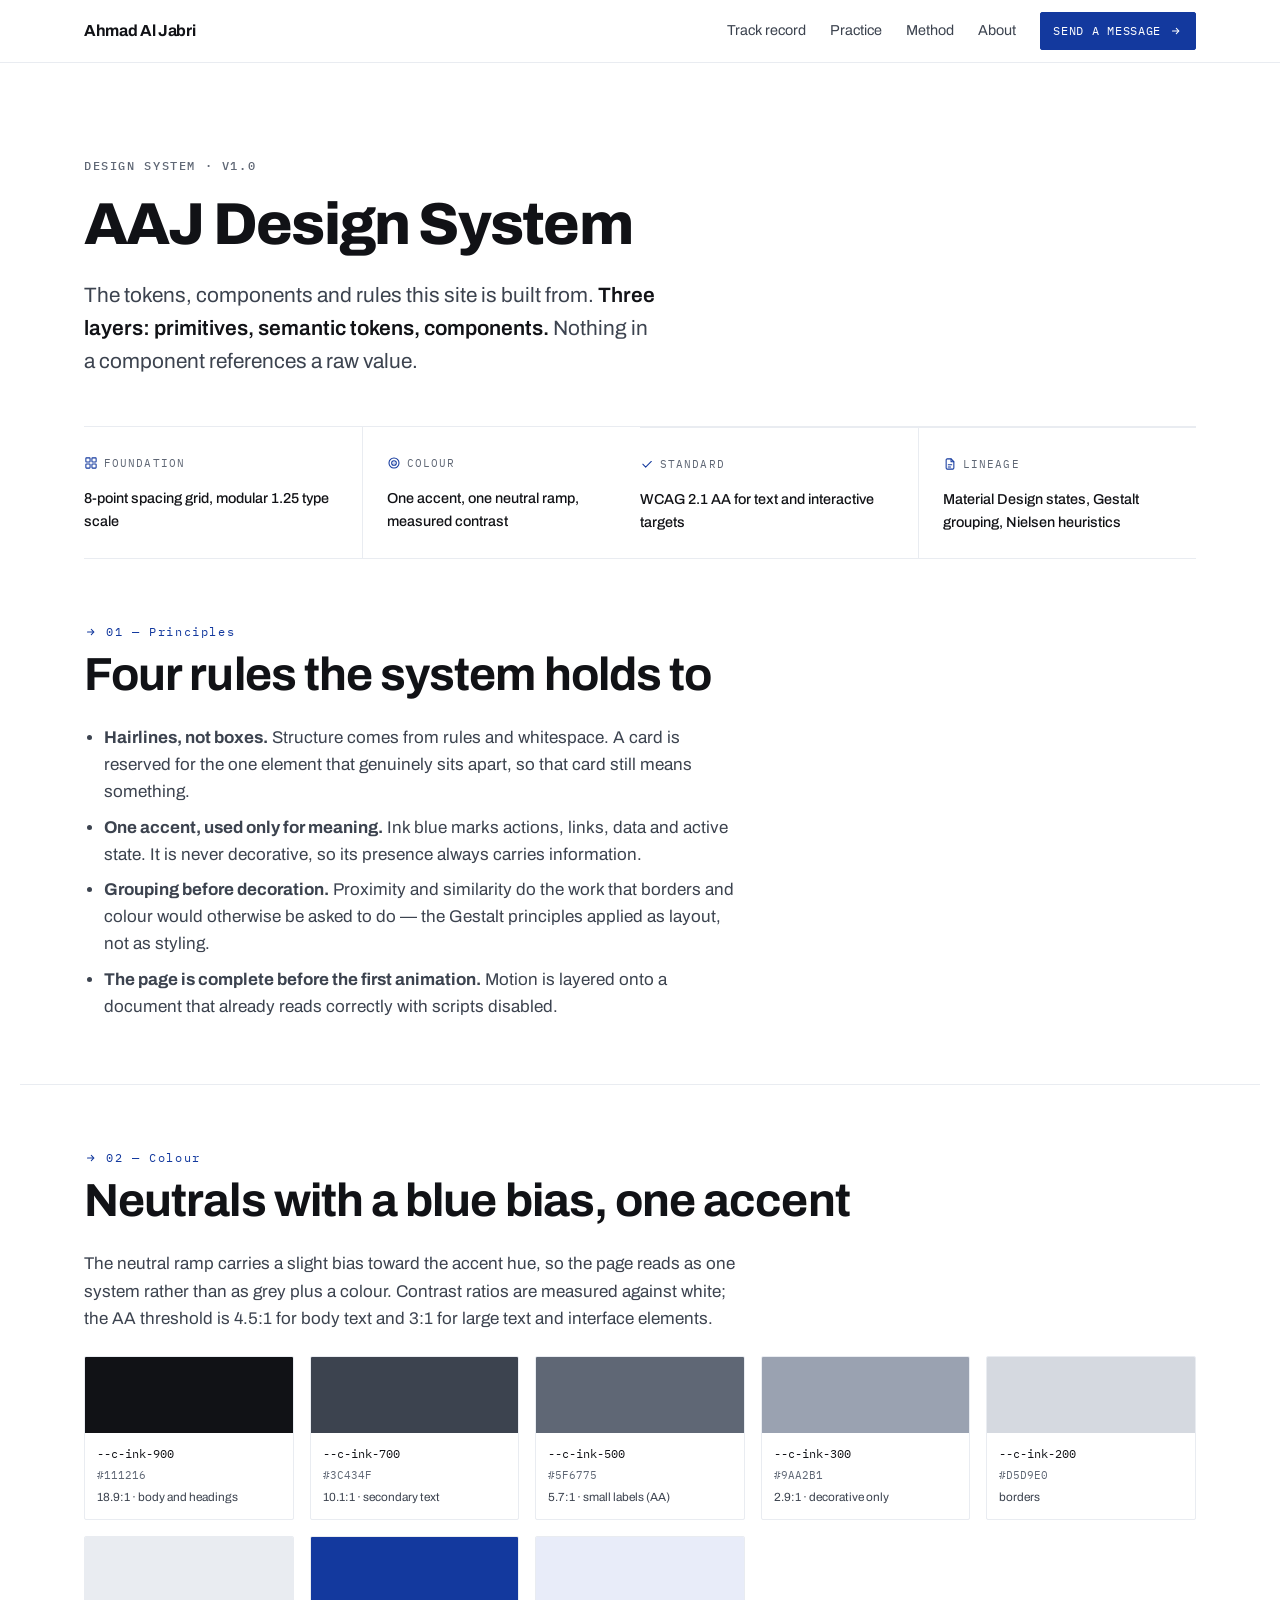
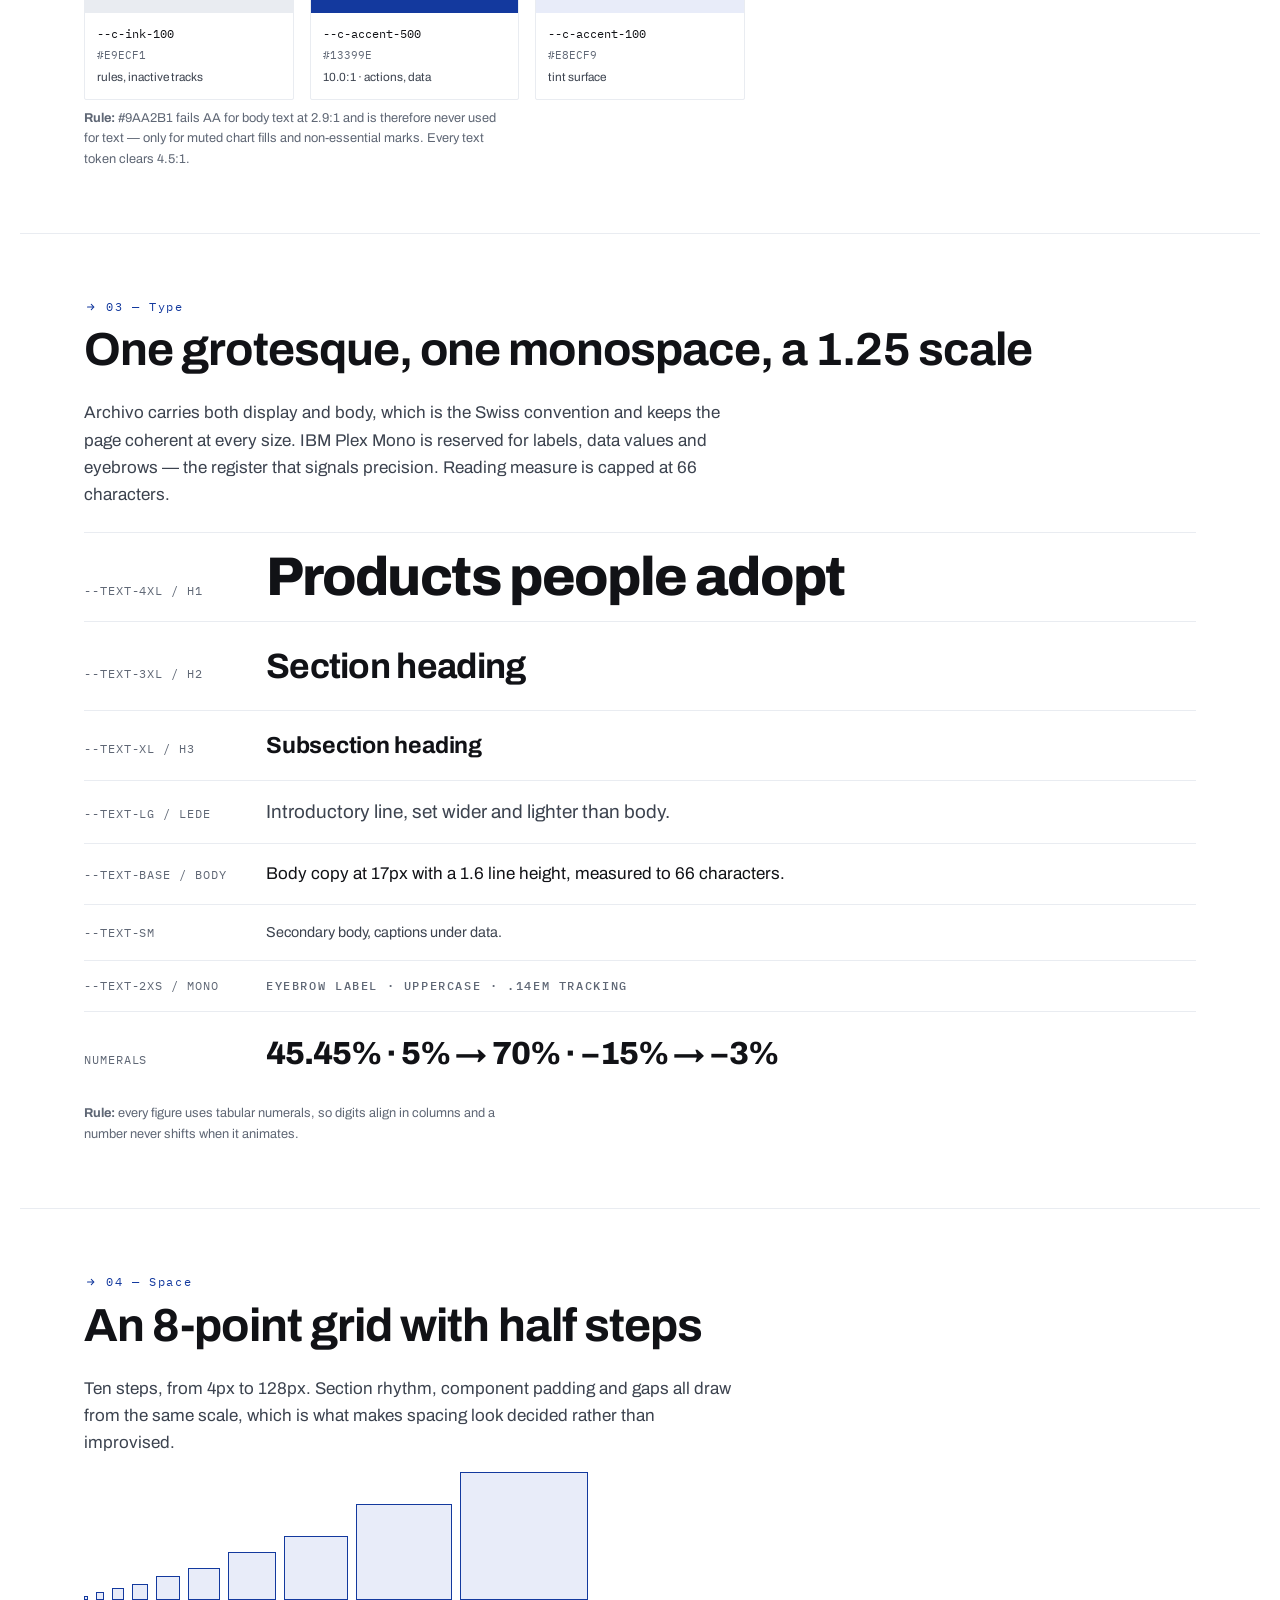
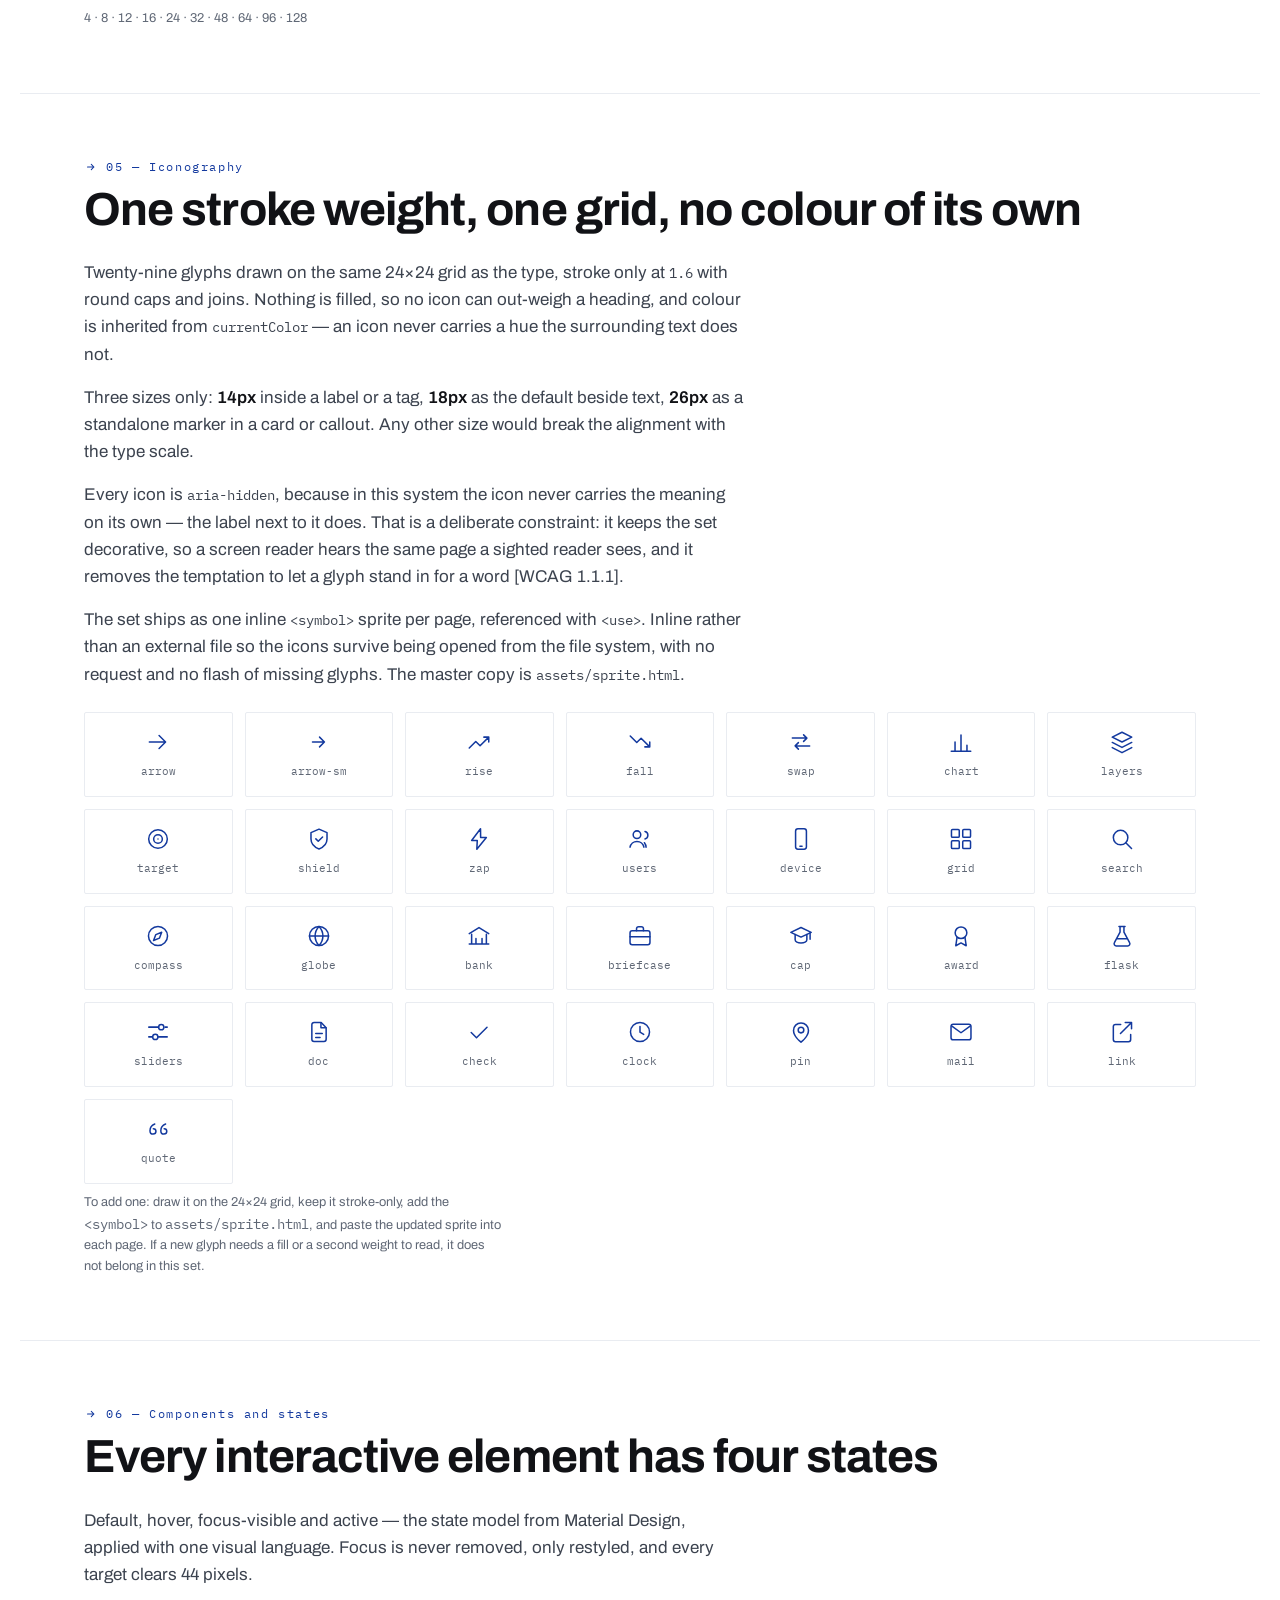
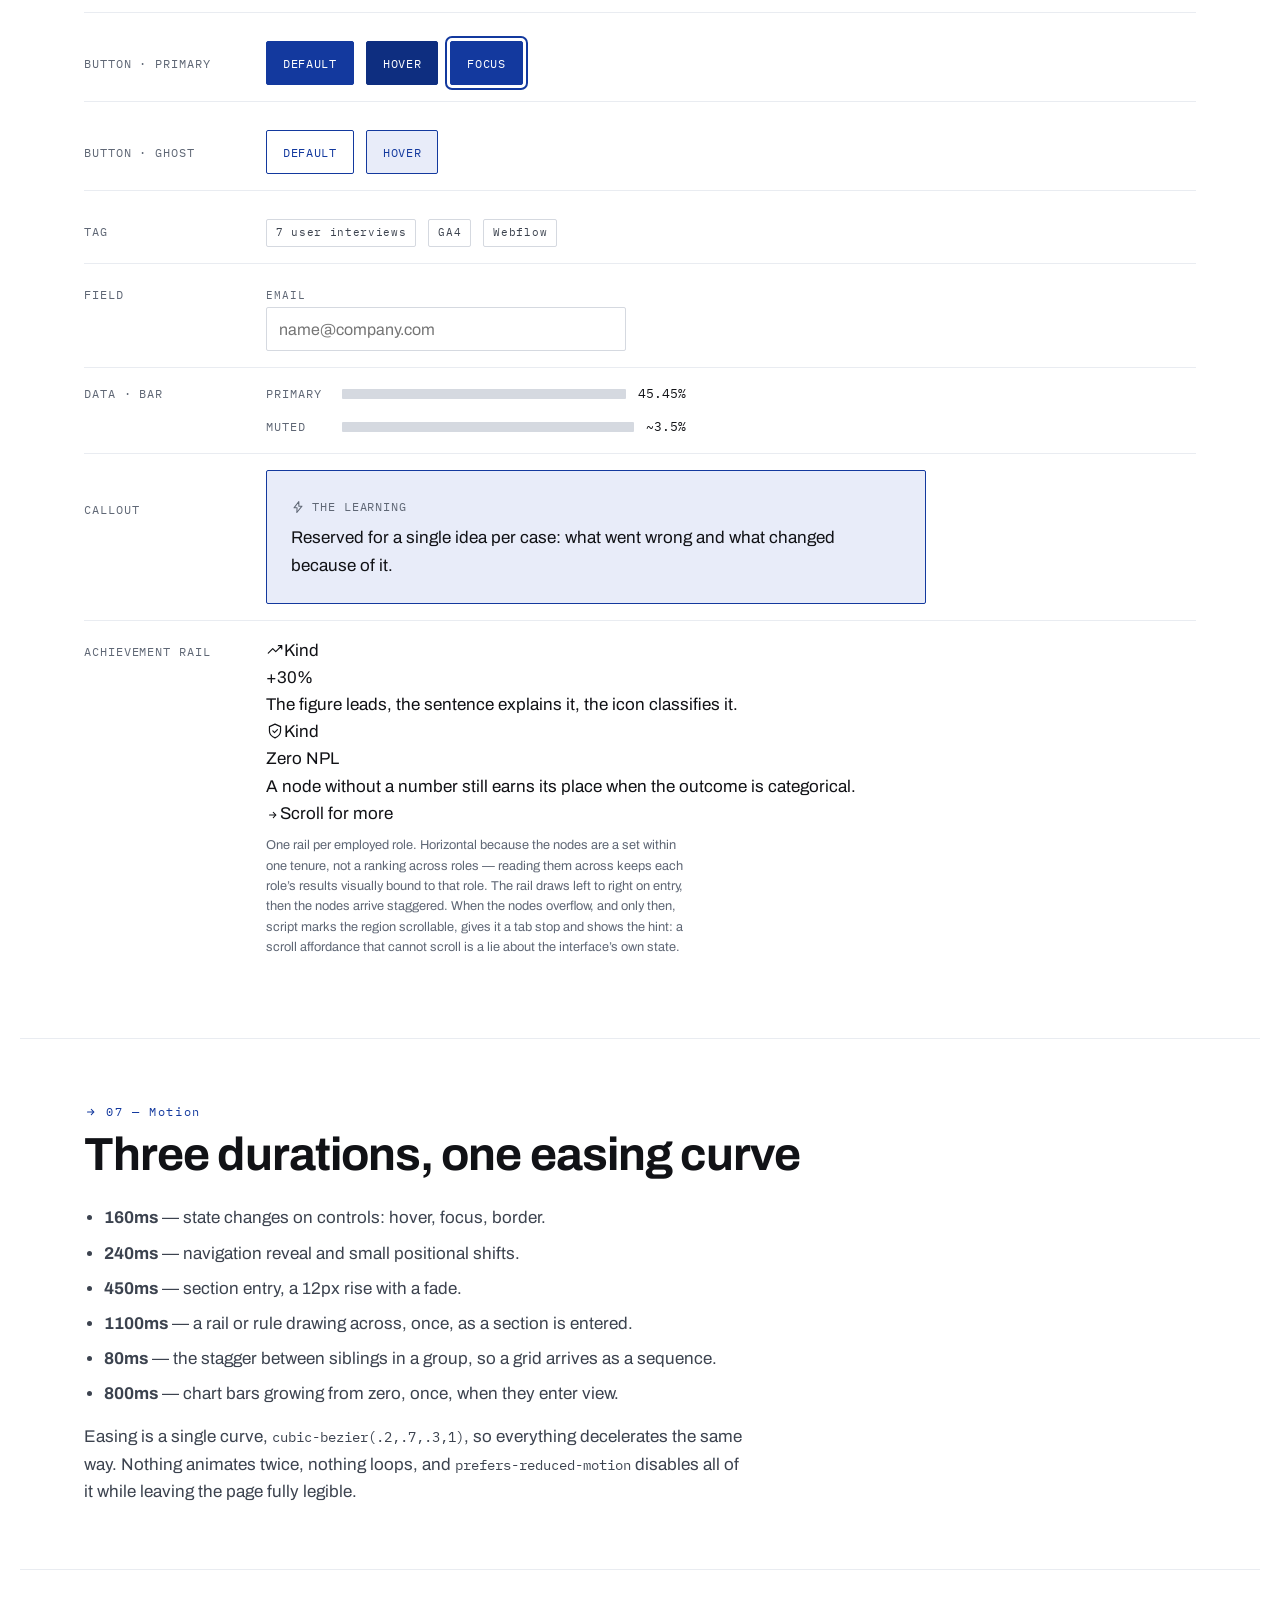
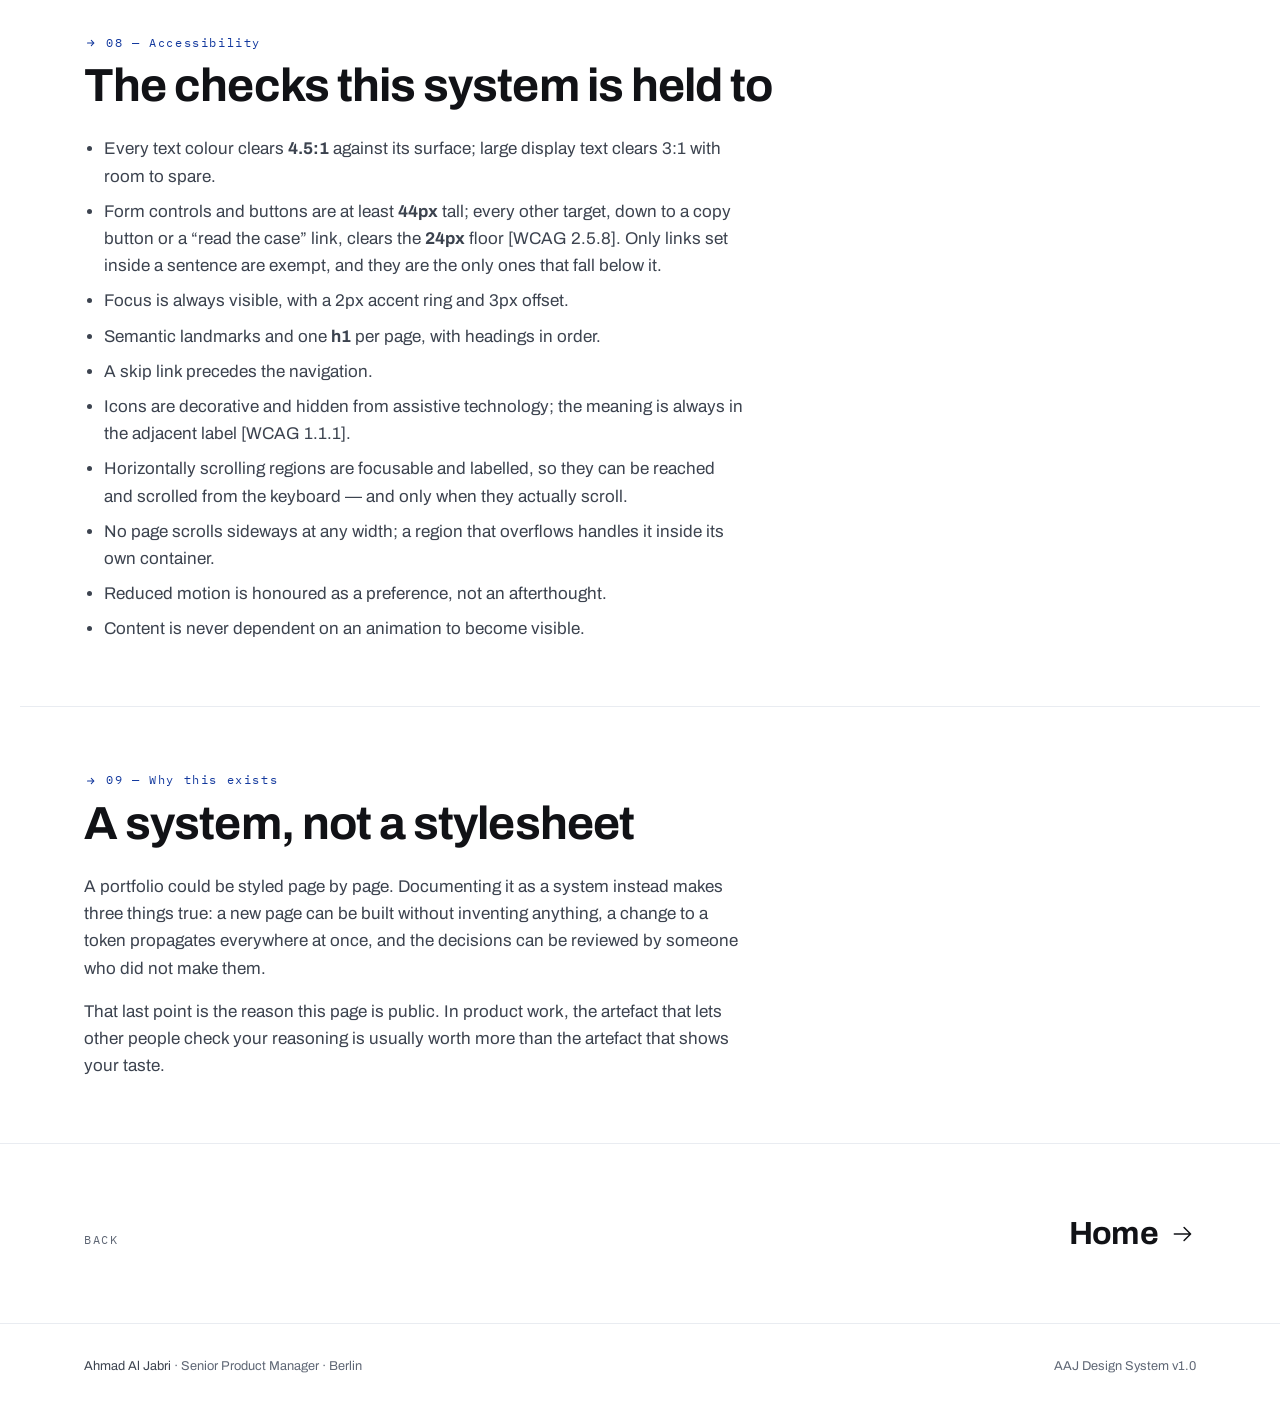
<file: ahmad-site/styleguide.html>
<!doctype html>
<html lang="en">
<head>
<meta charset="utf-8">
<meta name="viewport" content="width=device-width, initial-scale=1, viewport-fit=cover">
<title>Design system — Ahmad Al Jabri</title>
<meta name="description" content="The token system, components, states and accessibility rules behind this site, documented as a design system.">
<link rel="preconnect" href="https://fonts.googleapis.com">
<link rel="preconnect" href="https://fonts.gstatic.com" crossorigin>
<link rel="stylesheet" href="https://fonts.googleapis.com/css2?family=Archivo:wght@400;500;600;700;800&family=IBM+Plex+Mono:wght@400;500&display=swap">
<link rel="stylesheet" href="assets/css/styles.css">
</head>
<body>

<!-- ICON SET — see assets/sprite.html and styleguide.html §Iconography -->
<svg class="icon-sprite" aria-hidden="true" focusable="false" xmlns="http://www.w3.org/2000/svg"><defs>
  <symbol id="i-arrow" viewBox="0 0 24 24"><path d="M4 12h14M13 6l6 6-6 6"/></symbol>
  <symbol id="i-arrow-sm" viewBox="0 0 24 24"><path d="M6 12h11M12.5 7.5 17 12l-4.5 4.5"/></symbol>
  <symbol id="i-rise" viewBox="0 0 24 24"><path d="M3 17.5l6-6 4 4 8-8M16.5 7.5H21v4.5"/></symbol>
  <symbol id="i-fall" viewBox="0 0 24 24"><path d="M3 6.5l6 6 4-4 8 8M16.5 16.5H21V12"/></symbol>
  <symbol id="i-chart" viewBox="0 0 24 24"><path d="M3 20.5h18M6.5 20.5V12M12 20.5V5.5M17.5 20.5V15"/></symbol>
  <symbol id="i-layers" viewBox="0 0 24 24"><path d="M12 3 3 7.5 12 12l9-4.5L12 3ZM3 12.4 12 17l9-4.6M3 17.2 12 21.8l9-4.6"/></symbol>
  <symbol id="i-target" viewBox="0 0 24 24"><circle cx="12" cy="12" r="8.6"/><circle cx="12" cy="12" r="4"/><path d="M12 11.9v.2"/></symbol>
  <symbol id="i-shield" viewBox="0 0 24 24"><path d="M12 2.9 4.6 6.1v6c0 4.2 3 7.5 7.4 9.1 4.4-1.6 7.4-4.9 7.4-9.1v-6L12 2.9Z"/><path d="M9.1 11.9l2.2 2.2 4-4"/></symbol>
  <symbol id="i-zap" viewBox="0 0 24 24"><path d="M13.4 2.6 5.2 13.4h5.2L10 21.4l8.8-10.8h-5.3l-.1-8Z"/></symbol>
  <symbol id="i-users" viewBox="0 0 24 24"><circle cx="9.2" cy="8" r="3.5"/><path d="M2.8 19.6a6.5 6.5 0 0 1 12.8 0M16.6 5.1a3.5 3.5 0 0 1 0 6.8M17.6 19.6a6.6 6.6 0 0 0-1.5-4.2"/></symbol>
  <symbol id="i-device" viewBox="0 0 24 24"><rect x="7" y="2.6" width="10" height="18.8" rx="2.2"/><path d="M11 18.6h2"/></symbol>
  <symbol id="i-grid" viewBox="0 0 24 24"><rect x="3.2" y="3.2" width="7.2" height="7.2" rx="1"/><rect x="13.6" y="3.2" width="7.2" height="7.2" rx="1"/><rect x="3.2" y="13.6" width="7.2" height="7.2" rx="1"/><rect x="13.6" y="13.6" width="7.2" height="7.2" rx="1"/></symbol>
  <symbol id="i-search" viewBox="0 0 24 24"><circle cx="10.7" cy="10.7" r="6.7"/><path d="m15.5 15.5 5.3 5.3"/></symbol>
  <symbol id="i-compass" viewBox="0 0 24 24"><circle cx="12" cy="12" r="8.8"/><path d="m15.4 8.6-2.1 5.4-5.4 2.1 2.1-5.4 5.4-2.1Z"/></symbol>
  <symbol id="i-globe" viewBox="0 0 24 24"><circle cx="12" cy="12" r="8.8"/><path d="M3.2 12h17.6M12 3.2c2.3 2.4 3.6 5.5 3.6 8.8S14.3 18.4 12 20.8c-2.3-2.4-3.6-5.5-3.6-8.8S9.7 5.6 12 3.2Z"/></symbol>
  <symbol id="i-bank" viewBox="0 0 24 24"><path d="M3 9.8 12 4.2l9 5.6M5.2 10.4v9h13.6v-9M3 19.4h18M9.2 19.4v-5.2M14.8 19.4v-5.2"/></symbol>
  <symbol id="i-briefcase" viewBox="0 0 24 24"><rect x="2.8" y="7.2" width="18.4" height="12.8" rx="2"/><path d="M8.8 7.2V5.4a2 2 0 0 1 2-2h2.4a2 2 0 0 1 2 2v1.8M2.8 12.6h18.4"/></symbol>
  <symbol id="i-cap" viewBox="0 0 24 24"><path d="M2.6 8.6 12 4.2l9.4 4.4L12 13 2.6 8.6Z"/><path d="M6.6 10.6v4.8c0 1.7 2.4 3 5.4 3s5.4-1.3 5.4-3v-4.8M20.4 9.6V15"/></symbol>
  <symbol id="i-award" viewBox="0 0 24 24"><circle cx="12" cy="9" r="5.4"/><path d="M8.3 13.4 7.2 21 12 18.4 16.8 21l-1.1-7.6"/></symbol>
  <symbol id="i-flask" viewBox="0 0 24 24"><path d="M9.2 3.2h5.6M10.2 3.2v5.2L5 18.2A2 2 0 0 0 6.8 21.2h10.4a2 2 0 0 0 1.8-3L13.8 8.4V3.2M7.6 14.6h8.8"/></symbol>
  <symbol id="i-sliders" viewBox="0 0 24 24"><path d="M3.5 7.5h9M18.5 7.5h2M3.5 16.5h3M12.5 16.5h8"/><circle cx="15" cy="7.5" r="2.4"/><circle cx="9.5" cy="16.5" r="2.4"/></symbol>
  <symbol id="i-doc" viewBox="0 0 24 24"><path d="M14 3.2H7.4a2 2 0 0 0-2 2v13.6a2 2 0 0 0 2 2h9.2a2 2 0 0 0 2-2V8L14 3.2Z"/><path d="M13.8 3.4V8h4.6M9 13.4h6M9 17h4"/></symbol>
  <symbol id="i-check" viewBox="0 0 24 24"><path d="m4.8 12.4 4.9 4.9L19.4 7.6"/></symbol>
  <symbol id="i-clock" viewBox="0 0 24 24"><circle cx="12" cy="12" r="8.8"/><path d="M12 7v5.2l3.4 2"/></symbol>
  <symbol id="i-pin" viewBox="0 0 24 24"><path d="M12 21.4s6.9-5.5 6.9-10.9a6.9 6.9 0 1 0-13.8 0C5.1 15.9 12 21.4 12 21.4Z"/><circle cx="12" cy="10.2" r="2.6"/></symbol>
  <symbol id="i-mail" viewBox="0 0 24 24"><rect x="2.8" y="4.8" width="18.4" height="14.4" rx="2"/><path d="m3.6 6.6 8.4 6.1 8.4-6.1"/></symbol>
  <symbol id="i-link" viewBox="0 0 24 24"><path d="M10.6 13.4 20.8 3.2M15 3.2h5.8V9M20 14.2V19a2 2 0 0 1-2 2H6a2 2 0 0 1-2-2V7a2 2 0 0 1 2-2h4.8"/></symbol>
  <symbol id="i-quote" viewBox="0 0 24 24"><path d="M9 7.4c-2.7 1.1-4.4 3.4-4.4 6.1 0 1.9 1.2 3.2 2.9 3.2 1.5 0 2.6-1.1 2.6-2.6 0-1.4-1-2.4-2.4-2.4M19 7.4c-2.7 1.1-4.4 3.4-4.4 6.1 0 1.9 1.2 3.2 2.9 3.2 1.5 0 2.6-1.1 2.6-2.6 0-1.4-1-2.4-2.4-2.4"/></symbol>
  <symbol id="i-swap" viewBox="0 0 24 24"><path d="M4 8.4h13.4M14.4 5.4l3 3-3 3M20 15.6H6.6M9.6 12.6l-3 3 3 3"/></symbol>
</defs></svg>

<div class="progress" aria-hidden="true"></div>
<a class="skip" href="#main">Skip to content</a>

<header class="nav nav--static">
  <div class="wrap nav-in">
    <a class="nav-name" href="index.html">Ahmad Al Jabri</a>
    <nav class="nav-links" aria-label="Primary">
      <a href="index.html#work">Track record</a>
      <a href="index.html#practice">Practice</a>
      <a href="index.html#method">Method</a>
      <a href="index.html#about">About</a>
    </nav>
    <a class="btn btn--sm" href="index.html#contact">Send a message<svg class="icon icon--sm" aria-hidden="true"><use href="#i-arrow-sm"/></svg></a>
  </div>
</header>

<main id="main">

  <section class="case-hero wrap">
    <p class="eyebrow">Design system · v1.0</p>
    <h1>AAJ Design System</h1>
    <p class="one-line">The tokens, components and rules this site is built from. <b>Three layers: primitives, semantic tokens, components.</b> Nothing in a component references a raw value.</p>
  </section>

  <section class="wrap">
    <div class="glance">
      <div><p class="k"><svg class="icon icon--sm" aria-hidden="true"><use href="#i-grid"/></svg>Foundation</p><p class="v">8-point spacing grid, modular 1.25 type scale</p></div>
      <div><p class="k"><svg class="icon icon--sm" aria-hidden="true"><use href="#i-target"/></svg>Colour</p><p class="v">One accent, one neutral ramp, measured contrast</p></div>
      <div><p class="k"><svg class="icon icon--sm" aria-hidden="true"><use href="#i-check"/></svg>Standard</p><p class="v">WCAG 2.1 AA for text and interactive targets</p></div>
      <div><p class="k"><svg class="icon icon--sm" aria-hidden="true"><use href="#i-doc"/></svg>Lineage</p><p class="v">Material Design states, Gestalt grouping, Nielsen heuristics</p></div>
    </div>
  </section>

  <section class="beat wrap" style="border-top:0">
    <div class="beat-head">
      <p class="n"><svg class="icon icon--sm" aria-hidden="true"><use href="#i-arrow-sm"/></svg>01 — Principles</p>
      <h2>Four rules the system holds to</h2>
    </div>
    <div class="prose">
      <ul>
        <li><b>Hairlines, not boxes.</b> Structure comes from rules and whitespace. A card is reserved for the one element that genuinely sits apart, so that card still means something.</li>
        <li><b>One accent, used only for meaning.</b> Ink blue marks actions, links, data and active state. It is never decorative, so its presence always carries information.</li>
        <li><b>Grouping before decoration.</b> Proximity and similarity do the work that borders and colour would otherwise be asked to do — the Gestalt principles applied as layout, not as styling.</li>
        <li><b>The page is complete before the first animation.</b> Motion is layered onto a document that already reads correctly with scripts disabled.</li>
      </ul>
    </div>
  </section>

  <section class="beat wrap">
    <div class="beat-head">
      <p class="n"><svg class="icon icon--sm" aria-hidden="true"><use href="#i-arrow-sm"/></svg>02 — Colour</p>
      <h2>Neutrals with a blue bias, one accent</h2>
    </div>
    <div class="prose">
      <p>The neutral ramp carries a slight bias toward the accent hue, so the page reads as one system rather than as grey plus a colour. Contrast ratios are measured against white; the AA threshold is 4.5:1 for body text and 3:1 for large text and interface elements.</p>
    </div>

    <div class="sg-grid">
      <div class="sg-swatch">
        <div class="chip" style="background:#111216"></div>
        <div class="meta"><span class="name">--c-ink-900</span><span class="hex">#111216</span><span class="ratio">18.9:1 · body and headings</span></div>
      </div>
      <div class="sg-swatch">
        <div class="chip" style="background:#3C434F"></div>
        <div class="meta"><span class="name">--c-ink-700</span><span class="hex">#3C434F</span><span class="ratio">10.1:1 · secondary text</span></div>
      </div>
      <div class="sg-swatch">
        <div class="chip" style="background:#5F6775"></div>
        <div class="meta"><span class="name">--c-ink-500</span><span class="hex">#5F6775</span><span class="ratio">5.7:1 · small labels (AA)</span></div>
      </div>
      <div class="sg-swatch">
        <div class="chip" style="background:#9AA2B1"></div>
        <div class="meta"><span class="name">--c-ink-300</span><span class="hex">#9AA2B1</span><span class="ratio">2.9:1 · decorative only</span></div>
      </div>
      <div class="sg-swatch">
        <div class="chip" style="background:#D5D9E0"></div>
        <div class="meta"><span class="name">--c-ink-200</span><span class="hex">#D5D9E0</span><span class="ratio">borders</span></div>
      </div>
      <div class="sg-swatch">
        <div class="chip" style="background:#E9ECF1"></div>
        <div class="meta"><span class="name">--c-ink-100</span><span class="hex">#E9ECF1</span><span class="ratio">rules, inactive tracks</span></div>
      </div>
      <div class="sg-swatch">
        <div class="chip" style="background:#13399E"></div>
        <div class="meta"><span class="name">--c-accent-500</span><span class="hex">#13399E</span><span class="ratio">10.0:1 · actions, data</span></div>
      </div>
      <div class="sg-swatch">
        <div class="chip" style="background:#E8ECF9"></div>
        <div class="meta"><span class="name">--c-accent-100</span><span class="hex">#E8ECF9</span><span class="ratio">tint surface</span></div>
      </div>
    </div>
    <p class="sg-note"><b>Rule:</b> #9AA2B1 fails AA for body text at 2.9:1 and is therefore never used for text — only for muted chart fills and non-essential marks. Every text token clears 4.5:1.</p>
  </section>

  <section class="beat wrap">
    <div class="beat-head">
      <p class="n"><svg class="icon icon--sm" aria-hidden="true"><use href="#i-arrow-sm"/></svg>03 — Type</p>
      <h2>One grotesque, one monospace, a 1.25 scale</h2>
    </div>
    <div class="prose">
      <p>Archivo carries both display and body, which is the Swiss convention and keeps the page coherent at every size. IBM Plex Mono is reserved for labels, data values and eyebrows — the register that signals precision. Reading measure is capped at 66 characters.</p>
    </div>

    <div style="margin-top:var(--space-5)">
      <div class="sg-row"><span class="k">--text-4xl / h1</span><span style="font-family:var(--font-display);font-weight:800;font-size:clamp(2.2rem,5vw,3.4rem);line-height:1.02;letter-spacing:-.03em">Products people adopt</span></div>
      <div class="sg-row"><span class="k">--text-3xl / h2</span><span style="font-family:var(--font-display);font-weight:700;font-size:clamp(1.6rem,3vw,2.2rem);letter-spacing:-.02em">Section heading</span></div>
      <div class="sg-row"><span class="k">--text-xl / h3</span><span style="font-family:var(--font-display);font-weight:700;font-size:1.45rem;letter-spacing:-.01em">Subsection heading</span></div>
      <div class="sg-row"><span class="k">--text-lg / lede</span><span style="font-size:1.18rem;color:var(--text-secondary)">Introductory line, set wider and lighter than body.</span></div>
      <div class="sg-row"><span class="k">--text-base / body</span><span>Body copy at 17px with a 1.6 line height, measured to 66 characters.</span></div>
      <div class="sg-row"><span class="k">--text-sm</span><span style="font-size:.9rem;color:var(--text-secondary)">Secondary body, captions under data.</span></div>
      <div class="sg-row"><span class="k">--text-2xs / mono</span><span class="eyebrow">Eyebrow label · uppercase · .14em tracking</span></div>
      <div class="sg-row"><span class="k">Numerals</span><span class="num" style="font-family:var(--font-display);font-weight:800;font-size:2rem;letter-spacing:-.03em">45.45% · 5% → 70% · −15% → −3%</span></div>
    </div>
    <p class="sg-note"><b>Rule:</b> every figure uses tabular numerals, so digits align in columns and a number never shifts when it animates.</p>
  </section>

  <section class="beat wrap">
    <div class="beat-head">
      <p class="n"><svg class="icon icon--sm" aria-hidden="true"><use href="#i-arrow-sm"/></svg>04 — Space</p>
      <h2>An 8-point grid with half steps</h2>
    </div>
    <div class="prose">
      <p>Ten steps, from 4px to 128px. Section rhythm, component padding and gaps all draw from the same scale, which is what makes spacing look decided rather than improvised.</p>
    </div>
    <div class="sg-space">
      <span style="width:4px;height:4px"></span>
      <span style="width:8px;height:8px"></span>
      <span style="width:12px;height:12px"></span>
      <span style="width:16px;height:16px"></span>
      <span style="width:24px;height:24px"></span>
      <span style="width:32px;height:32px"></span>
      <span style="width:48px;height:48px"></span>
      <span style="width:64px;height:64px"></span>
      <span style="width:96px;height:96px"></span>
      <span style="width:128px;height:128px"></span>
    </div>
    <p class="sg-note">4 · 8 · 12 · 16 · 24 · 32 · 48 · 64 · 96 · 128</p>
  </section>

  <section class="beat wrap">
    <div class="beat-head">
      <p class="n"><svg class="icon icon--sm" aria-hidden="true"><use href="#i-arrow-sm"/></svg>05 — Iconography</p>
      <h2>One stroke weight, one grid, no colour of its own</h2>
    </div>
    <div class="prose">
      <p>Twenty-nine glyphs drawn on the same 24&times;24 grid as the type, stroke only at <span style="font-family:var(--font-mono);font-size:.86rem">1.6</span> with round caps and joins. Nothing is filled, so no icon can out-weigh a heading, and colour is inherited from <span style="font-family:var(--font-mono);font-size:.86rem">currentColor</span> — an icon never carries a hue the surrounding text does not.</p>
      <p>Three sizes only: <b>14px</b> inside a label or a tag, <b>18px</b> as the default beside text, <b>26px</b> as a standalone marker in a card or callout. Any other size would break the alignment with the type scale.</p>
      <p>Every icon is <span style="font-family:var(--font-mono);font-size:.86rem">aria-hidden</span>, because in this system the icon never carries the meaning on its own — the label next to it does. That is a deliberate constraint: it keeps the set decorative, so a screen reader hears the same page a sighted reader sees, and it removes the temptation to let a glyph stand in for a word [WCAG 1.1.1].</p>
      <p>The set ships as one inline <span style="font-family:var(--font-mono);font-size:.86rem">&lt;symbol&gt;</span> sprite per page, referenced with <span style="font-family:var(--font-mono);font-size:.86rem">&lt;use&gt;</span>. Inline rather than an external file so the icons survive being opened from the file system, with no request and no flash of missing glyphs. The master copy is <span style="font-family:var(--font-mono);font-size:.86rem">assets/sprite.html</span>.</p>
    </div>

    <div class="sg-icons">
      <div><svg class="icon icon--lg" aria-hidden="true"><use href="#i-arrow"/></svg><code>arrow</code></div>
      <div><svg class="icon icon--lg" aria-hidden="true"><use href="#i-arrow-sm"/></svg><code>arrow-sm</code></div>
      <div><svg class="icon icon--lg" aria-hidden="true"><use href="#i-rise"/></svg><code>rise</code></div>
      <div><svg class="icon icon--lg" aria-hidden="true"><use href="#i-fall"/></svg><code>fall</code></div>
      <div><svg class="icon icon--lg" aria-hidden="true"><use href="#i-swap"/></svg><code>swap</code></div>
      <div><svg class="icon icon--lg" aria-hidden="true"><use href="#i-chart"/></svg><code>chart</code></div>
      <div><svg class="icon icon--lg" aria-hidden="true"><use href="#i-layers"/></svg><code>layers</code></div>
      <div><svg class="icon icon--lg" aria-hidden="true"><use href="#i-target"/></svg><code>target</code></div>
      <div><svg class="icon icon--lg" aria-hidden="true"><use href="#i-shield"/></svg><code>shield</code></div>
      <div><svg class="icon icon--lg" aria-hidden="true"><use href="#i-zap"/></svg><code>zap</code></div>
      <div><svg class="icon icon--lg" aria-hidden="true"><use href="#i-users"/></svg><code>users</code></div>
      <div><svg class="icon icon--lg" aria-hidden="true"><use href="#i-device"/></svg><code>device</code></div>
      <div><svg class="icon icon--lg" aria-hidden="true"><use href="#i-grid"/></svg><code>grid</code></div>
      <div><svg class="icon icon--lg" aria-hidden="true"><use href="#i-search"/></svg><code>search</code></div>
      <div><svg class="icon icon--lg" aria-hidden="true"><use href="#i-compass"/></svg><code>compass</code></div>
      <div><svg class="icon icon--lg" aria-hidden="true"><use href="#i-globe"/></svg><code>globe</code></div>
      <div><svg class="icon icon--lg" aria-hidden="true"><use href="#i-bank"/></svg><code>bank</code></div>
      <div><svg class="icon icon--lg" aria-hidden="true"><use href="#i-briefcase"/></svg><code>briefcase</code></div>
      <div><svg class="icon icon--lg" aria-hidden="true"><use href="#i-cap"/></svg><code>cap</code></div>
      <div><svg class="icon icon--lg" aria-hidden="true"><use href="#i-award"/></svg><code>award</code></div>
      <div><svg class="icon icon--lg" aria-hidden="true"><use href="#i-flask"/></svg><code>flask</code></div>
      <div><svg class="icon icon--lg" aria-hidden="true"><use href="#i-sliders"/></svg><code>sliders</code></div>
      <div><svg class="icon icon--lg" aria-hidden="true"><use href="#i-doc"/></svg><code>doc</code></div>
      <div><svg class="icon icon--lg" aria-hidden="true"><use href="#i-check"/></svg><code>check</code></div>
      <div><svg class="icon icon--lg" aria-hidden="true"><use href="#i-clock"/></svg><code>clock</code></div>
      <div><svg class="icon icon--lg" aria-hidden="true"><use href="#i-pin"/></svg><code>pin</code></div>
      <div><svg class="icon icon--lg" aria-hidden="true"><use href="#i-mail"/></svg><code>mail</code></div>
      <div><svg class="icon icon--lg" aria-hidden="true"><use href="#i-link"/></svg><code>link</code></div>
      <div><svg class="icon icon--lg" aria-hidden="true"><use href="#i-quote"/></svg><code>quote</code></div>
    </div>
    <p class="sg-note">To add one: draw it on the 24&times;24 grid, keep it stroke-only, add the <span style="font-family:var(--font-mono);font-size:.86rem">&lt;symbol&gt;</span> to <span style="font-family:var(--font-mono);font-size:.86rem">assets/sprite.html</span>, and paste the updated sprite into each page. If a new glyph needs a fill or a second weight to read, it does not belong in this set.</p>
  </section>

  <section class="beat wrap">
    <div class="beat-head">
      <p class="n"><svg class="icon icon--sm" aria-hidden="true"><use href="#i-arrow-sm"/></svg>06 — Components and states</p>
      <h2>Every interactive element has four states</h2>
    </div>
    <div class="prose">
      <p>Default, hover, focus-visible and active — the state model from Material Design, applied with one visual language. Focus is never removed, only restyled, and every target clears 44 pixels.</p>
    </div>

    <div class="sg-row" style="border-top:var(--rule);margin-top:var(--space-5)">
      <span class="k">Button · primary</span>
      <span class="sg-states">
        <button class="btn" type="button">Default</button>
        <button class="btn" type="button" style="background:var(--action-hover);border-color:var(--action-hover)">Hover</button>
        <button class="btn" type="button" style="outline:2px solid var(--focus-ring);outline-offset:3px">Focus</button>
      </span>
    </div>
    <div class="sg-row">
      <span class="k">Button · ghost</span>
      <span class="sg-states">
        <button class="btn btn--ghost" type="button">Default</button>
        <button class="btn btn--ghost" type="button" style="background:var(--action-tint)">Hover</button>
      </span>
    </div>
    <div class="sg-row">
      <span class="k">Tag</span>
      <span class="sg-states"><span class="tag">7 user interviews</span><span class="tag">GA4</span><span class="tag">Webflow</span></span>
    </div>
    <div class="sg-row">
      <span class="k">Field</span>
      <span style="max-width:360px">
        <label for="demo">Email</label>
        <input id="demo" type="email" placeholder="name@company.com">
      </span>
    </div>
    <div class="sg-row">
      <span class="k">Data · bar</span>
      <span style="max-width:420px">
        <div class="bars">
          <div class="bar"><span class="k">Primary</span><span class="track"><span class="fill" data-w="100%"></span></span><span class="v num">45.45%</span></div>
          <div class="bar"><span class="k">Muted</span><span class="track"><span class="fill fill--muted" data-w="7.7%" data-delay="120"></span></span><span class="v num">~3.5%</span></div>
        </div>
      </span>
    </div>
    <div class="sg-row">
      <span class="k">Callout</span>
      <span class="pull" style="margin:0">
        <p class="k"><svg class="icon icon--sm" aria-hidden="true"><use href="#i-zap"/></svg>The learning</p>
        <p>Reserved for a single idea per case: what went wrong and what changed because of it.</p>
      </span>
    </div>
  
    <div class="sg-row" style="border-top:var(--rule)">
      <span class="k">Achievement rail</span>
      <div>
        <div class="rail-wrap is-scrollable" style="margin-top:0">
          <div class="rail-scroll">
            <div class="rail is-in">
              <div class="node is-in">
                <p class="n-top"><svg class="icon" aria-hidden="true"><use href="#i-rise"/></svg><span class="n-kind">Kind</span></p>
                <p class="n-fig num">+30%</p>
                <p class="n-txt">The figure leads, the sentence explains it, the icon classifies it.</p>
              </div>
              <div class="node is-in">
                <p class="n-top"><svg class="icon" aria-hidden="true"><use href="#i-shield"/></svg><span class="n-kind">Kind</span></p>
                <p class="n-fig num">Zero NPL</p>
                <p class="n-txt">A node without a number still earns its place when the outcome is categorical.</p>
              </div>
            </div>
          </div>
          <p class="rail-hint"><svg class="icon icon--sm" aria-hidden="true"><use href="#i-arrow-sm"/></svg>Scroll for more</p>
        </div>
        <p class="sg-note">One rail per employed role. Horizontal because the nodes are a set within one tenure, not a ranking across roles &mdash; reading them across keeps each role&rsquo;s results visually bound to that role. The rail draws left to right on entry, then the nodes arrive staggered. When the nodes overflow, and only then, script marks the region scrollable, gives it a tab stop and shows the hint: a scroll affordance that cannot scroll is a lie about the interface&rsquo;s own state.</p>
      </div>
    </div>
</section>

  <section class="beat wrap">
    <div class="beat-head">
      <p class="n"><svg class="icon icon--sm" aria-hidden="true"><use href="#i-arrow-sm"/></svg>07 — Motion</p>
      <h2>Three durations, one easing curve</h2>
    </div>
    <div class="prose">
      <ul>
        <li><b>160ms</b> — state changes on controls: hover, focus, border.</li>
        <li><b>240ms</b> — navigation reveal and small positional shifts.</li>
        <li><b>450ms</b> — section entry, a 12px rise with a fade.</li>
        <li><b>1100ms</b> &mdash; a rail or rule drawing across, once, as a section is entered.</li>
        <li><b>80ms</b> &mdash; the stagger between siblings in a group, so a grid arrives as a sequence.</li>
        <li><b>800ms</b> — chart bars growing from zero, once, when they enter view.</li>
      </ul>
      <p>Easing is a single curve, <span style="font-family:var(--font-mono);font-size:.86rem">cubic-bezier(.2,.7,.3,1)</span>, so everything decelerates the same way. Nothing animates twice, nothing loops, and <span style="font-family:var(--font-mono);font-size:.86rem">prefers-reduced-motion</span> disables all of it while leaving the page fully legible.</p>
    </div>
  </section>

  <section class="beat wrap">
    <div class="beat-head">
      <p class="n"><svg class="icon icon--sm" aria-hidden="true"><use href="#i-arrow-sm"/></svg>08 — Accessibility</p>
      <h2>The checks this system is held to</h2>
    </div>
    <div class="prose">
      <ul>
        <li>Every text colour clears <b>4.5:1</b> against its surface; large display text clears 3:1 with room to spare.</li>
        <li>Form controls and buttons are at least <b>44px</b> tall; every other target, down to a copy button or a “read the case” link, clears the <b>24px</b> floor [WCAG 2.5.8]. Only links set inside a sentence are exempt, and they are the only ones that fall below it.</li>
        <li>Focus is always visible, with a 2px accent ring and 3px offset.</li>
        <li>Semantic landmarks and one <b>h1</b> per page, with headings in order.</li>
        <li>A skip link precedes the navigation.</li>
        <li>Icons are decorative and hidden from assistive technology; the meaning is always in the adjacent label [WCAG 1.1.1].</li>
        <li>Horizontally scrolling regions are focusable and labelled, so they can be reached and scrolled from the keyboard — and only when they actually scroll.</li>
        <li>No page scrolls sideways at any width; a region that overflows handles it inside its own container.</li>
        <li>Reduced motion is honoured as a preference, not an afterthought.</li>
        <li>Content is never dependent on an animation to become visible.</li>
      </ul>
    </div>
  </section>

  <section class="beat wrap">
    <div class="beat-head">
      <p class="n"><svg class="icon icon--sm" aria-hidden="true"><use href="#i-arrow-sm"/></svg>09 — Why this exists</p>
      <h2>A system, not a stylesheet</h2>
    </div>
    <div class="prose">
      <p>A portfolio could be styled page by page. Documenting it as a system instead makes three things true: a new page can be built without inventing anything, a change to a token propagates everywhere at once, and the decisions can be reviewed by someone who did not make them.</p>
      <p>That last point is the reason this page is public. In product work, the artefact that lets other people check your reasoning is usually worth more than the artefact that shows your taste.</p>
    </div>
  </section>

  <section class="next">
    <div class="wrap">
      <a href="index.html">
        <span class="label">Back</span>
        <span class="title">Home  <svg class="icon icon--lg" aria-hidden="true"><use href="#i-arrow"/></svg></span>
      </a>
    </div>
  </section>

</main>

<footer class="foot">
  <div class="wrap foot-in">
    <span><a href="index.html">Ahmad Al Jabri</a> · Senior Product Manager · Berlin</span>
    <span>AAJ Design System v1.0</span>
  </div>
</footer>

<script src="assets/js/main.js"></script>
</body>
</html>
</file>
<file: ahmad-site/assets/css/styles.css>
/* ==========================================================================
   AAJ DESIGN SYSTEM v1.1 — Ahmad Al Jabri portfolio
   --------------------------------------------------------------------------
   Layers, in order. Never hard-code a value that a token already holds.

     1. PRIMITIVES   raw ramps — colour, type scale, space scale, motion
     2. SEMANTIC     role-based aliases — surface, text, border, action
     3. BASE          element defaults
     4. COMPONENTS   built only from layer 2
     5. ICONOGRAPHY  one stroke grid, one sizing rule, currentColor
     6. MOTION       layered onto a page that is already complete

   Foundations follow the course material: an 8-point spacing grid and
   component states after Material Design [M04.2, Design Standards &
   Libraries]; grouping by proximity and similarity after the Gestalt audit;
   visible system status and user control after Nielsen's heuristics.
   Contrast ratios are measured against #FFFFFF and noted beside each token.
   ========================================================================== */

/* ==========================================================================
   1. PRIMITIVES
   ========================================================================== */
:root{
  /* --- colour ramp -------------------------------------------------------
     Neutrals carry a slight blue bias toward the accent so the page reads
     as one system rather than as grey plus a colour.                      */
  --c-white:#FFFFFF;
  --c-ink-900:#111216;   /* 18.9:1 — body and headings            */
  --c-ink-700:#3C434F;   /* 10.1:1 — strong secondary text        */
  --c-ink-500:#5F6775;   /*  5.7:1 — small labels, captions (AA)  */
  --c-ink-300:#9AA2B1;   /*  2.9:1 — decorative only, never text  */
  --c-ink-200:#D5D9E0;   /* borders                               */
  --c-ink-100:#E9ECF1;   /* rules, inactive tracks                */
  --c-ink-050:#F6F7FA;   /* raised surface                        */

  --c-accent-700:#0E2E80; /* hover state                          */
  --c-accent-500:#13399E; /* 10.0:1 — links, actions, data marks  */
  --c-accent-300:#6E84D6; /*  3.4:1 — the "before" mark; graphic  */
  --c-accent-100:#E8ECF9; /* tint surface                         */

  /* --- type scale — modular, ratio 1.25, 17px base ---------------------- */
  --font-display:"Archivo","Helvetica Neue",Arial,sans-serif;
  --font-body:"Archivo","Helvetica Neue",Arial,sans-serif;
  --font-mono:"IBM Plex Mono","SFMono-Regular",Consolas,monospace;

  --text-2xs:0.72rem;   /* 12px — mono labels, eyebrows      */
  --text-xs:0.8rem;     /* 14px — captions, footnotes        */
  --text-sm:0.9rem;     /* 15px — secondary body             */
  --text-base:1rem;     /* 17px — body                       */
  --text-lg:1.18rem;    /* 20px — lede                       */
  --text-xl:1.45rem;    /* 25px — h3                         */
  --text-2xl:1.9rem;    /* 32px — h2 min                     */
  --text-3xl:2.9rem;    /* 49px — h2 max                     */
  --text-4xl:5rem;      /* 85px — h1 max                     */

  --weight-regular:400;
  --weight-medium:500;
  --weight-semibold:600;
  --weight-bold:700;
  --weight-black:800;

  --leading-tight:1.02;
  --leading-snug:1.25;
  --leading-normal:1.6;

  --tracking-tight:-.03em;
  --tracking-normal:-.02em;
  --tracking-wide:.14em;   /* uppercase mono only */

  /* --- space scale — 8pt grid with half steps --------------------------- */
  --space-1:4px;
  --space-2:8px;
  --space-3:12px;
  --space-4:16px;
  --space-5:24px;
  --space-6:32px;
  --space-7:48px;
  --space-8:64px;
  --space-9:96px;
  --space-10:128px;

  /* --- geometry --------------------------------------------------------- */
  --radius-sharp:2px;     /* the only radius in the system */
  --border-hair:1px;
  --max-measure:66ch;     /* reading width  */
  --max-width:1240px;     /* page container */
  --gutter:clamp(20px,5vw,64px);
  --tap-min:44px;         /* minimum interactive target */

  /* --- icon grid -------------------------------------------------------- */
  --icon-stroke:1.6;      /* one stroke weight across the set */
  --icon-sm:14px;
  --icon-md:18px;
  --icon-lg:26px;

  /* --- motion ----------------------------------------------------------- */
  --dur-fast:160ms;
  --dur-base:240ms;
  --dur-slow:450ms;
  --dur-chart:800ms;
  --dur-rail:1100ms;
  --stagger:80ms;
  --ease-standard:cubic-bezier(.2,.7,.3,1);
  --ease-out:ease-out;
}

/* ==========================================================================
   2. SEMANTIC TOKENS — components reference only these
   ========================================================================== */
:root{
  --surface:var(--c-white);
  --surface-raised:var(--c-ink-050);
  --surface-tint:var(--c-accent-100);

  --text-primary:var(--c-ink-900);
  --text-secondary:var(--c-ink-700);
  --text-muted:var(--c-ink-500);
  --text-ondark:var(--c-white);

  --border-default:var(--c-ink-200);
  --border-subtle:var(--c-ink-100);
  --border-strong:var(--c-ink-900);
  --border-accent:var(--c-accent-500);

  --action:var(--c-accent-500);
  --action-hover:var(--c-accent-700);
  --action-tint:var(--c-accent-100);

  --data-primary:var(--c-accent-500);
  --data-before:var(--c-accent-300);
  --data-deemph:var(--c-ink-500);
  --data-track:var(--c-accent-100);
  --data-muted:var(--c-ink-200);

  --icon-default:var(--c-ink-500);
  --icon-accent:var(--c-accent-500);

  --focus-ring:var(--c-accent-500);

  --rule:var(--border-hair) solid var(--border-subtle);
  color-scheme:light;
}

/* ==========================================================================
   3. BASE
   ========================================================================== */
*,*::before,*::after{box-sizing:border-box}
html{-webkit-text-size-adjust:100%;scroll-behavior:smooth}

body{
  margin:0;
  background:var(--surface);
  color:var(--text-primary);
  font-family:var(--font-body);
  font-size:17px;
  line-height:var(--leading-normal);
  -webkit-font-smoothing:antialiased;
  text-rendering:optimizeLegibility;
}

img{max-width:100%;height:auto;display:block}

a{color:var(--action);text-decoration:none}
a:hover{text-decoration:underline;text-underline-offset:3px}

/* Focus: one visible treatment everywhere [Nielsen #1, visibility of status] */
a:focus-visible,button:focus-visible,input:focus-visible,textarea:focus-visible{
  outline:2px solid var(--focus-ring);
  outline-offset:3px;
  border-radius:var(--radius-sharp);
}

h1,h2,h3,h4{
  font-family:var(--font-display);margin:0;text-wrap:balance;
  letter-spacing:var(--tracking-normal);font-weight:var(--weight-bold);
}
h1{font-size:clamp(2.6rem,6.4vw,var(--text-4xl));line-height:var(--leading-tight);font-weight:var(--weight-black);letter-spacing:var(--tracking-tight)}
h2{font-size:clamp(var(--text-2xl),3.8vw,var(--text-3xl));line-height:1.1}
h3{font-size:clamp(1.15rem,2vw,var(--text-xl));line-height:var(--leading-snug)}
h4{font-size:1.02rem;line-height:1.3}
p{margin:0}

.wrap{max-width:var(--max-width);margin-inline:auto;padding-inline:var(--gutter)}
.num{font-variant-numeric:tabular-nums;font-feature-settings:"tnum" 1}

/* ==========================================================================
   4. COMPONENTS
   ========================================================================== */

/* --- label / eyebrow ------------------------------------------------------ */
.eyebrow{
  font-family:var(--font-mono);font-size:var(--text-2xs);font-weight:var(--weight-medium);
  letter-spacing:var(--tracking-wide);text-transform:uppercase;color:var(--text-muted);margin:0;
  display:inline-flex;align-items:center;gap:var(--space-2);
}
.eyebrow .icon{color:var(--icon-accent)}

/* --- section frame -------------------------------------------------------- */
.section{padding-block:clamp(var(--space-8),8vw,112px);border-top:var(--rule)}
.section--flush{border-top:0}
.section-head{display:flex;align-items:center;gap:var(--space-5);margin-bottom:var(--space-5)}
.section-head .line{flex:1;height:1px;background:var(--border-subtle);min-width:var(--space-5);transform:scaleX(0);transform-origin:left}
.section-head.is-in .line{transform:scaleX(1);transition:transform var(--dur-rail) var(--ease-standard)}
.lede{font-size:clamp(1.02rem,1.5vw,var(--text-lg));color:var(--text-secondary);max-width:60ch}

/* --- scroll progress [Nielsen #1 — visibility of system status] ----------- */
.progress{
  position:fixed;top:0;left:0;z-index:60;height:2px;width:100%;
  background:var(--action);transform:scaleX(0);transform-origin:0 50%;
  transition:transform 90ms linear;pointer-events:none;
}

/* --- navigation ----------------------------------------------------------- */
.nav{
  position:fixed;inset-inline:0;top:0;z-index:50;
  background:rgba(255,255,255,.9);
  backdrop-filter:saturate(180%) blur(10px);
  -webkit-backdrop-filter:saturate(180%) blur(10px);
  border-bottom:var(--border-hair) solid transparent;
  transform:translateY(-100%);
  transition:transform var(--dur-base) var(--ease-standard),border-color var(--dur-base) var(--ease-standard);
}
.nav.is-visible{transform:translateY(0);border-bottom-color:var(--border-subtle)}
.nav--static{position:sticky;transform:none;border-bottom-color:var(--border-subtle)}
.nav-in{display:flex;align-items:center;gap:var(--space-5);min-height:62px}
.nav-name{font-family:var(--font-display);font-weight:var(--weight-bold);letter-spacing:var(--tracking-normal);color:var(--text-primary);font-size:var(--text-base)}
.nav-name:hover{text-decoration:none;color:var(--action)}
.nav-links{display:none;gap:var(--space-5);margin-left:auto;font-size:var(--text-sm)}
.nav-links a{color:var(--text-secondary);position:relative;padding-block:var(--space-1)}
.nav-links a::after{
  content:"";position:absolute;left:0;right:0;bottom:0;height:1px;background:var(--action);
  transform:scaleX(0);transform-origin:left;transition:transform var(--dur-fast) var(--ease-standard);
}
.nav-links a:hover,.nav-links a.is-active{color:var(--text-primary);text-decoration:none}
.nav-links a:hover::after,.nav-links a.is-active::after{transform:scaleX(1)}
.nav .btn{margin-left:auto}
@media(min-width:860px){
  .nav-links{display:flex}
  .nav .btn{margin-left:0}
}

/* --- button --------------------------------------------------------------
   States: default · hover · focus-visible · active. Minimum target 44px. */
.btn{
  display:inline-flex;align-items:center;justify-content:center;gap:var(--space-2);
  min-height:var(--tap-min);
  font-family:var(--font-mono);font-size:var(--text-2xs);letter-spacing:.06em;text-transform:uppercase;
  padding:var(--space-3) var(--space-4);border-radius:var(--radius-sharp);
  border:var(--border-hair) solid var(--action);
  background:var(--action);color:var(--text-ondark);cursor:pointer;white-space:nowrap;
  transition:background var(--dur-fast) var(--ease-standard),border-color var(--dur-fast) var(--ease-standard),color var(--dur-fast) var(--ease-standard);
}
.btn:hover{background:var(--action-hover);border-color:var(--action-hover);color:var(--text-ondark);text-decoration:none}
.btn:active{transform:translateY(1px)}
.btn--ghost{background:transparent;color:var(--action)}
.btn--ghost:hover{background:var(--action-tint);color:var(--action);border-color:var(--action)}
.btn--sm{min-height:38px;padding:var(--space-2) var(--space-3)}
.btn .icon{transition:transform var(--dur-fast) var(--ease-standard)}
.btn:hover .icon{transform:translateX(3px)}

/* --- tag ------------------------------------------------------------------ */
.tag{
  display:inline-flex;align-items:center;gap:6px;
  font-family:var(--font-mono);font-size:.7rem;letter-spacing:.06em;color:var(--text-secondary);
  border:var(--border-hair) solid var(--border-default);border-radius:var(--radius-sharp);
  padding:var(--space-1) 9px;white-space:nowrap;
}
.tag .icon{color:var(--icon-default)}

/* --- hero ----------------------------------------------------------------- */
.hero{padding-block:clamp(68px,11vw,132px) clamp(var(--space-7),6vw,72px)}
.hero-grid{display:grid;gap:clamp(var(--space-6),4vw,var(--space-7));align-items:end}
@media(min-width:900px){.hero-grid{grid-template-columns:minmax(0,1fr) 300px}}
.hero h1{margin-top:var(--space-4)}
.hero h1 em{font-style:normal;color:var(--action)}
.hero-sub{margin-top:var(--space-5);font-size:clamp(1.05rem,1.7vw,1.32rem);line-height:1.45;color:var(--text-secondary);max-width:40ch}
.hero-actions{display:flex;flex-wrap:wrap;gap:var(--space-3);margin-top:var(--space-6)}
.hero-note{display:flex;flex-wrap:wrap;gap:var(--space-2) var(--space-5);margin-top:var(--space-6)}
.hero-note span{display:inline-flex;align-items:center;gap:var(--space-2);font-size:var(--text-xs);color:var(--text-muted)}
.hero-note .icon{color:var(--icon-accent)}
.portrait{margin:0;position:relative;max-width:220px}
@media(min-width:900px){.portrait{max-width:none}}
.portrait img{aspect-ratio:1;object-fit:cover;filter:grayscale(1) contrast(1.04)}
.portrait figcaption{
  display:inline-flex;align-items:center;gap:var(--space-2);
  font-family:var(--font-mono);font-size:.68rem;letter-spacing:.1em;text-transform:uppercase;
  color:var(--text-muted);margin-top:var(--space-3);
}
.portrait figcaption .icon{color:var(--icon-accent)}
.portrait figcaption{white-space:nowrap}
@media(max-width:480px){.portrait figcaption{font-size:.58rem;letter-spacing:.06em}}

/* --- data strip (proof / stats / glance) ---------------------------------
   One pattern, three uses. Grouping by proximity; hairlines, not boxes.   */
.proof,.glance,.stats-row,.orgs,.method{display:grid;gap:0}
.proof,.glance,.stats-row{border-top:var(--rule);border-bottom:var(--rule)}
.proof > div,.glance > div,.stats-row > div,.orgs > div,.method > div{padding:var(--space-5) 0;border-top:var(--rule)}
.proof > div:first-child,.glance > div:first-child,.stats-row > div:first-child,.orgs > div:first-child,.method > div:first-child{border-top:0}
@media(min-width:620px){
  .proof,.glance{grid-template-columns:repeat(2,1fr)}
  .stats-row{grid-template-columns:repeat(3,1fr)}
  .proof > div,.glance > div,.stats-row > div{padding:var(--space-5) var(--space-5);border-left:var(--rule);border-top:0}
  .proof > div:nth-child(odd),.glance > div:nth-child(odd){padding-left:0;border-left:0}
  .proof > div:nth-child(n+3),.glance > div:nth-child(n+3){border-top:var(--rule)}
  .stats-row > div:first-child{padding-left:0;border-left:0}
}
@media(min-width:760px){
  .method{grid-template-columns:repeat(2,1fr)}
  .method > div{padding:var(--space-6) var(--space-5);border-left:var(--rule);border-top:0}
  .method > div:nth-child(odd){padding-left:0;border-left:0}
  .method > div:nth-child(n+3){border-top:var(--rule)}
}
@media(min-width:720px){
  .orgs{grid-template-columns:repeat(2,1fr)}
  .orgs > div{padding:var(--space-5) var(--space-5);border-left:var(--rule);border-top:0}
  .orgs > div:nth-child(odd){padding-left:0;border-left:0}
  .orgs > div:nth-child(n+3){border-top:var(--rule)}
}
@media(min-width:980px){
  .proof{grid-template-columns:repeat(4,1fr)}
  .proof > div{border-top:0;border-left:var(--rule);padding-left:var(--space-5)}
  .proof > div:first-child{padding-left:0;border-left:0}
}
@media(min-width:960px){
  .glance{grid-template-columns:repeat(4,1fr)}
  .glance > div{border-top:0;border-left:var(--rule);padding-left:var(--space-5)}
  .glance > div:first-child{padding-left:0;border-left:0}
}
@media(min-width:1040px){
  .orgs{grid-template-columns:repeat(4,1fr)}
  .orgs > div{border-top:0;border-left:var(--rule);padding-left:var(--space-5)}
  .orgs > div:first-child{padding-left:0;border-left:0}
}
@media(min-width:1100px){
  .method{grid-template-columns:repeat(4,1fr)}
  .method > div{border-top:0;border-left:var(--rule);padding-left:var(--space-5)}
  .method > div:first-child{padding-left:0;border-left:0}
}

.proof .figure,.stats-row .figure{
  font-family:var(--font-display);font-weight:var(--weight-black);letter-spacing:-.035em;
  line-height:1;color:var(--text-primary);
}
.proof .figure{font-size:clamp(2.1rem,4.4vw,3.1rem)}
.stats-row .figure{font-size:clamp(1.7rem,3.4vw,2.4rem)}
.proof .figure .unit{color:var(--action)}
.proof .caption,.stats-row .caption{margin-top:var(--space-2);font-size:var(--text-sm);color:var(--text-secondary);max-width:28ch}
/* figures wrap to different line counts, so the attribution is pushed to a
   shared baseline: four tiles, one bottom edge. */
.proof > div{display:flex;flex-direction:column}
.proof .src{margin-top:auto;padding-top:var(--space-3);display:inline-flex;align-items:flex-start;gap:6px;font-family:var(--font-mono);font-size:.66rem;letter-spacing:.08em;text-transform:uppercase;color:var(--text-muted)}
.proof .src .icon{margin-top:1px}
.proof .src .icon{color:var(--icon-accent)}
.glance .k{display:inline-flex;align-items:center;gap:6px;font-family:var(--font-mono);font-size:.68rem;letter-spacing:.1em;text-transform:uppercase;color:var(--text-muted)}
.glance .k .icon{color:var(--icon-accent)}
.glance .v{margin-top:var(--space-2);font-size:var(--text-sm);font-weight:var(--weight-medium)}

/* --- tier banner ---------------------------------------------------------
   Names what a block of work IS, so a commercial result and a training
   project are never read at the same weight.                             */
.tier{
  display:flex;flex-wrap:nowrap;align-items:flex-start;gap:var(--space-4);
  margin-top:var(--space-5);padding:var(--space-4);
  border-left:2px solid var(--border-accent);background:var(--surface-raised);
  border-radius:var(--radius-sharp);max-width:74ch;
}
.tier .icon{color:var(--icon-accent);flex:none;margin-top:2px}
.tier > p{flex:1 1 auto;min-width:0}
.tier p{font-size:var(--text-sm);color:var(--text-secondary)}
.tier p b{color:var(--text-primary);font-weight:var(--weight-semibold)}
.tier--quiet{border-left-color:var(--border-default)}
.tier--quiet .icon{color:var(--icon-default)}

/* --- work index (tier one — commercial) ----------------------------------- */
.work-list{display:grid;gap:clamp(var(--space-6),5vw,var(--space-8));margin-top:var(--space-6)}
.work-item{display:grid;gap:var(--space-5);padding-top:var(--space-6);border-top:var(--border-hair) solid var(--border-subtle);transition:border-top-color var(--dur-base) var(--ease-standard)}
.work-item:hover{border-top-color:var(--border-accent)}
@media(min-width:860px){.work-item{grid-template-columns:minmax(0,7fr) minmax(0,5fr);gap:var(--space-7);align-items:start}}
.work-item .index{display:inline-flex;align-items:center;gap:var(--space-2);font-family:var(--font-mono);font-size:var(--text-2xs);letter-spacing:var(--tracking-wide);color:var(--text-muted)}
.work-item .index .icon{color:var(--icon-accent)}
.work-item h3{margin-top:var(--space-3);font-size:clamp(1.5rem,2.8vw,2.1rem);letter-spacing:-.025em}
.work-item h3 a{color:var(--text-primary)}
.work-item h3 a:hover{color:var(--action);text-decoration:none}
.work-item .outcome{margin-top:var(--space-3);color:var(--text-secondary);max-width:52ch}
.work-item .outcome b{color:var(--text-primary);font-weight:var(--weight-semibold)}
.work-meta{display:flex;flex-wrap:wrap;gap:var(--space-2);margin-top:var(--space-4)}
/* 26px tall, clearing the 24px minimum for a target that is not inline
   in a sentence [WCAG 2.5.8]. */
.more{display:inline-flex;align-items:center;gap:var(--space-2);margin-top:var(--space-4);padding-block:var(--space-2);min-height:26px;font-family:var(--font-mono);font-size:var(--text-2xs);letter-spacing:.06em;text-transform:uppercase}
.more .icon{transition:transform var(--dur-fast) var(--ease-standard)}
.work-item:hover .more .icon,.more:hover .icon{transform:translateX(4px)}
.work-side{display:grid;gap:var(--space-3)}

/* --- commercial results grid ---------------------------------------------
   Roles that carry a number but not a case study. Same tier as above.    */
.results{display:grid;gap:0;margin-top:var(--space-7);border-top:var(--rule);border-bottom:var(--rule)}
.results > div{padding:var(--space-5) 0;border-top:var(--rule)}
.results > div:first-child{border-top:0}
@media(min-width:680px){
  .results{grid-template-columns:repeat(2,1fr)}
  .results > div{padding:var(--space-5);border-left:var(--rule);border-top:0}
  .results > div:nth-child(odd){padding-left:0;border-left:0}
  .results > div:nth-child(n+3){border-top:var(--rule)}
}
@media(min-width:1040px){
  .results{grid-template-columns:repeat(4,1fr)}
  .results > div{border-top:0;border-left:var(--rule);padding-left:var(--space-5)}
  .results > div:first-child{padding-left:0;border-left:0}
}
.results .r-top{display:flex;align-items:center;gap:var(--space-2);color:var(--icon-accent)}
.results .r-top .org{font-family:var(--font-mono);font-size:.68rem;letter-spacing:.1em;text-transform:uppercase}
.results .r-fig{margin-top:var(--space-3);font-family:var(--font-display);font-weight:var(--weight-black);letter-spacing:-.03em;line-height:1;font-size:clamp(1.6rem,3vw,2.1rem);color:var(--text-primary)}
.results .r-txt{margin-top:var(--space-2);font-size:var(--text-sm);color:var(--text-secondary);max-width:30ch}
.results .r-role{margin-top:var(--space-3);font-size:var(--text-xs);color:var(--text-muted)}

/* --- practice cards (tier two — programme projects) ----------------------
   Deliberately a card, not an index entry: a different object, read at a
   different weight, so training work cannot be mistaken for a mandate.   */
.practice{display:grid;gap:var(--space-5);margin-top:var(--space-6)}
@media(min-width:840px){.practice{grid-template-columns:repeat(2,1fr);gap:var(--space-6)}}
.p-card{
  display:flex;flex-direction:column;
  border:var(--border-hair) solid var(--border-default);border-radius:var(--radius-sharp);
  background:var(--surface-raised);padding:var(--space-5);
  transition:border-color var(--dur-base) var(--ease-standard),transform var(--dur-base) var(--ease-standard);
}
.p-card:hover{border-color:var(--border-accent);transform:translateY(-2px)}
.p-card .p-top{display:flex;align-items:center;justify-content:space-between;gap:var(--space-3)}
.p-card .p-kind{display:inline-flex;align-items:center;gap:6px;font-family:var(--font-mono);font-size:.66rem;letter-spacing:.1em;text-transform:uppercase;color:var(--text-muted)}
.p-card .p-kind .icon{color:var(--icon-default)}
.p-card .p-grade{display:inline-flex;align-items:center;gap:6px;font-family:var(--font-mono);font-size:.66rem;letter-spacing:.06em;color:var(--action);border:var(--border-hair) solid var(--border-accent);border-radius:var(--radius-sharp);padding:2px 7px;background:var(--surface)}
.p-card h3{margin-top:var(--space-4);font-size:clamp(1.2rem,2vw,1.42rem)}
.p-card h3 a{color:var(--text-primary)}
.p-card h3 a:hover{color:var(--action);text-decoration:none}
.p-card .p-txt{margin-top:var(--space-3);font-size:var(--text-sm);color:var(--text-secondary)}
.p-card .p-txt b{color:var(--text-primary);font-weight:var(--weight-semibold)}
.p-card .work-meta{margin-top:var(--space-4)}
.p-card .more{margin-top:auto;padding-top:var(--space-5)}
.p-card:hover .more .icon{transform:translateX(4px)}

/* --- frame (chart container) ---------------------------------------------- */
.frame{border:var(--rule);background:var(--surface-raised);padding:var(--space-5);border-radius:var(--radius-sharp)}
.frame-label{display:inline-flex;align-items:center;gap:6px;font-family:var(--font-mono);font-size:.68rem;letter-spacing:.1em;text-transform:uppercase;color:var(--text-muted);margin-bottom:var(--space-3)}
.frame-label .icon{color:var(--icon-accent)}

/* --- bar chart ------------------------------------------------------------ */
.bars{display:grid;gap:var(--space-3)}
.bar{display:grid;grid-template-columns:minmax(64px,auto) 1fr auto;gap:var(--space-3);align-items:center}
.bar .k{font-family:var(--font-mono);font-size:.7rem;letter-spacing:.06em;color:var(--text-secondary)}
.bar .track{height:10px;background:var(--data-muted);border-radius:1px;overflow:hidden;min-width:0}
.bar .fill{height:100%;width:0;background:var(--data-primary);transition:width var(--dur-chart) var(--ease-standard)}
.bar .fill--muted{background:var(--c-ink-300)}
.bar .v{font-family:var(--font-mono);font-size:var(--text-xs);color:var(--text-primary)}

/* --- method card ---------------------------------------------------------- */
.method .m-icon{
  display:inline-flex;align-items:center;justify-content:center;
  width:44px;height:44px;margin-bottom:var(--space-4);
  border:var(--border-hair) solid var(--border-accent);border-radius:var(--radius-sharp);
  background:var(--surface-tint);color:var(--icon-accent);
}
.method h4{margin-top:var(--space-3)}
.method .m-list{margin:var(--space-3) 0 0;padding:0;list-style:none;display:grid;gap:7px;font-size:var(--text-sm);color:var(--text-secondary)}
.method .m-list li{display:grid;grid-template-columns:16px 1fr;gap:var(--space-2);align-items:start}
.method .m-list .icon{color:var(--icon-accent);margin-top:5px}
.method .m-out{margin-top:var(--space-4);padding-top:var(--space-3);border-top:1px dashed var(--border-default);font-size:var(--text-xs);color:var(--text-secondary)}
.method .m-out b{color:var(--text-primary);font-weight:var(--weight-semibold)}

/* --- capability columns -------------------------------------------------
   Three columns, each split into what was applied under a commercial
   mandate and what was practised in the programme. The split is the
   point: it is what stops training work reading as professional work. */
@media(min-width:1000px){
  .method--three{grid-template-columns:repeat(3,1fr)}
  .method--three > div:nth-child(n+3){border-top:0}
  .method--three > div:nth-child(odd){padding-left:var(--space-5);border-left:var(--rule)}
  .method--three > div:first-child{padding-left:0;border-left:0}
}
.cap-group{margin-top:var(--space-5)}
.cap-group:first-of-type{margin-top:var(--space-4)}
.cap-label{
  display:inline-flex;align-items:center;gap:7px;
  font-family:var(--font-mono);font-size:.66rem;letter-spacing:.1em;text-transform:uppercase;
  color:var(--text-muted);
}
.cap-label .icon{color:var(--icon-default)}
.cap-label--pro{color:var(--action)}
.cap-label--pro .icon{color:var(--icon-accent)}
.cap-list{margin:var(--space-3) 0 0;padding:0;list-style:none;display:grid;gap:6px;font-size:var(--text-sm);color:var(--text-secondary)}
.cap-list li{display:grid;grid-template-columns:14px 1fr;gap:var(--space-2);align-items:start}
.cap-list .dot{width:5px;height:5px;border-radius:50%;background:var(--border-default);margin-top:8px}
.cap-list li.is-pro .dot{background:var(--action)}

/* --- timeline ------------------------------------------------------------- */
.timeline{list-style:none;margin:var(--space-6) 0 0;padding:0 0 0 var(--space-6);position:relative}
.timeline::before{
  content:"";position:absolute;left:4px;top:var(--space-5);bottom:var(--space-5);width:1px;
  background:var(--border-default);transform:scaleY(0);transform-origin:top;
  transition:transform var(--dur-rail) var(--ease-standard);
}
.timeline.is-in::before{transform:scaleY(1)}
.timeline li{display:grid;gap:var(--space-1);padding:var(--space-5) 0;border-top:var(--rule);position:relative}
.timeline li::before{
  content:"";position:absolute;left:calc(-1 * var(--space-6));top:calc(var(--space-5) + 9px);
  width:9px;height:9px;border-radius:50%;background:var(--surface);
  border:2px solid var(--border-default);box-sizing:border-box;
  transition:border-color var(--dur-base) var(--ease-standard),transform var(--dur-base) var(--ease-standard);
}
.timeline li.is-in::before{border-color:var(--action)}
.timeline li.is-current::before{background:var(--action);border-color:var(--action)}
@media(min-width:800px){.timeline li{grid-template-columns:150px minmax(0,1fr) minmax(0,1fr);gap:var(--space-6);align-items:baseline}}
.timeline .years{display:inline-flex;align-items:center;gap:6px;font-family:var(--font-mono);font-size:var(--text-xs);letter-spacing:.04em;color:var(--text-muted)}
.timeline .role{font-weight:var(--weight-semibold)}
.timeline .org{color:var(--text-muted);font-size:var(--text-sm);margin-top:2px;display:block}
.timeline .res{color:var(--text-secondary);font-size:var(--text-sm)}
.timeline .res b{color:var(--text-primary);font-weight:var(--weight-semibold)}

/* --- institution card ----------------------------------------------------- */
.orgs{margin-top:var(--space-7);border-top:var(--rule)}
.orgs .mark{display:inline-flex;align-items:center;gap:var(--space-2);font-family:var(--font-mono);font-size:.74rem;letter-spacing:.1em;color:var(--action)}
.orgs h4{margin-top:var(--space-2);font-size:.98rem}
.orgs p{margin-top:var(--space-2);font-size:var(--text-xs);color:var(--text-secondary)}
.orgs .note{margin-top:var(--space-3);font-size:.78rem;color:var(--text-muted)}

/* --- role panel: a dashboard of achieved numbers -------------------------
   Every tile is label / value / caption. A plot appears ONLY where real
   multi-point data exists — a before-and-after, a three-period trend, a
   ratio. The rest are stat tiles, because a one-bar chart of a single
   headline number invents precision the figure does not have.          */
.roles{display:grid;grid-template-columns:minmax(0,1fr);gap:0;margin-top:var(--space-6)}
.role{min-width:0;padding-block:clamp(var(--space-6),4vw,var(--space-8));border-top:var(--rule)}
.role:first-child{border-top:var(--border-hair) solid var(--border-strong)}

.role-grid{display:grid;gap:var(--space-5);min-width:0}
@media(min-width:900px){
  .role-grid{grid-template-columns:minmax(0,310px) minmax(0,1fr);gap:var(--space-7);align-items:start}
}
.role-id{min-width:0;display:grid;gap:var(--space-3);align-content:start}
.role-id .years{display:inline-flex;align-items:center;gap:7px;white-space:nowrap;font-family:var(--font-mono);font-size:var(--text-xs);letter-spacing:.04em;color:var(--text-muted)}
.role-id .years .icon{color:var(--icon-accent)}
.role-id .role-title{font-family:var(--font-display);font-weight:var(--weight-bold);letter-spacing:var(--tracking-normal);font-size:clamp(1.15rem,2vw,1.4rem);line-height:1.2}
.role-id .role-org{font-size:var(--text-sm);color:var(--text-secondary);line-height:1.5}
.role-id .role-prior{display:inline-flex;align-items:flex-start;gap:7px;font-size:var(--text-xs);color:var(--text-muted);line-height:1.45}
.role-id .role-prior .icon{color:var(--icon-default);margin-top:2px;flex:none}
.role-id .scale{justify-self:start;display:inline-flex;align-items:center;gap:7px;border:var(--border-hair) solid var(--border-default);border-radius:var(--radius-sharp);padding:var(--space-2) 10px;background:var(--surface-raised);font-family:var(--font-mono);font-size:var(--text-2xs);letter-spacing:.04em;color:var(--text-secondary)}
.role-id .scale .icon{color:var(--icon-accent)}

/* --- tiles --- */
/* Cell rules are drawn by the tiles themselves (top + left) and closed by
   the container (right + bottom). A gap filled with border colour would
   turn an incomplete last row into a grey block. */
.tiles{
  display:grid;gap:0;min-width:0;background:var(--surface);
  border-right:var(--border-hair) solid var(--border-subtle);
  border-bottom:var(--border-hair) solid var(--border-subtle);
}
@media(min-width:760px){.tiles{grid-template-columns:repeat(2,1fr)}}
.tile{
  padding:var(--space-5);min-width:0;display:grid;align-content:start;gap:var(--space-3);
  border-top:var(--border-hair) solid var(--border-subtle);
  border-left:var(--border-hair) solid var(--border-subtle);
}
.t-label{display:inline-flex;align-items:center;gap:7px;font-family:var(--font-mono);font-size:.66rem;letter-spacing:.1em;text-transform:uppercase;color:var(--text-muted)}
.t-label .icon{color:var(--icon-default)}
/* proportional figures: tabular-nums makes a standalone number look loose */
.t-value{
  font-family:var(--font-display);font-weight:var(--weight-black);
  font-size:clamp(1.5rem,2.4vw,1.92rem);line-height:1.04;letter-spacing:-.03em;
  color:var(--text-primary);font-variant-numeric:proportional-nums;
}
.t-value .unit{color:var(--text-muted);font-weight:var(--weight-bold)}
.t-caption{font-size:var(--text-sm);line-height:1.55;color:var(--text-secondary)}
.t-plot{margin-block:var(--space-1) var(--space-1)}
.t-plot svg{display:block;width:100%;height:auto;overflow:visible}

/* dumbbell — before to after, one hue in two shades */
.db-track{stroke:var(--border-default);stroke-width:1}
.db-fill{stroke:var(--data-primary);stroke-width:2;stroke-linecap:round;
  stroke-dasharray:var(--len,220);stroke-dashoffset:var(--len,220)}
.js .is-in .db-fill{transition:stroke-dashoffset var(--dur-chart) var(--ease-standard);stroke-dashoffset:0}
.db-a{fill:var(--data-before)}
.db-b{fill:var(--data-primary)}
.db-a,.db-b{stroke:var(--surface);stroke-width:2}            /* 2px surface ring */
.js .db-b{transform:scale(.2);transform-origin:center;transform-box:fill-box;opacity:0}
.js .is-in .db-b{transition:transform var(--dur-base) var(--ease-standard) var(--dur-chart),opacity var(--dur-base) linear var(--dur-chart);transform:scale(1);opacity:1}
.db-lab{font-family:var(--font-body);font-size:11px;fill:var(--text-muted)}
.db-lab--b{fill:var(--text-primary);font-weight:600}

/* sparkline — three periods, current period in the accent */
.sp-line{fill:none;stroke:var(--data-deemph);stroke-width:2;stroke-linejoin:round;stroke-linecap:round;
  stroke-dasharray:var(--len,260);stroke-dashoffset:var(--len,260)}
.js .is-in .sp-line{transition:stroke-dashoffset var(--dur-chart) var(--ease-standard);stroke-dashoffset:0}
.sp-dot{fill:var(--data-primary);stroke:var(--surface);stroke-width:2}
.js .sp-dot{opacity:0}
.js .is-in .sp-dot{transition:opacity var(--dur-base) linear var(--dur-chart);opacity:1}
.sp-base{stroke:var(--border-subtle);stroke-width:1}          /* solid hairline, never dashed */
.sp-lab{font-family:var(--font-body);font-size:11px;fill:var(--text-muted)}

/* meter — fill is the accent, track a lighter step of the same ramp */
.meter{height:10px;background:var(--data-track);border-radius:1px;overflow:hidden}
.meter i{display:block;height:100%;width:0;background:var(--data-primary);border-radius:0 1px 1px 0}
.js .is-in .meter i{transition:width var(--dur-chart) var(--ease-standard)}
.meter-scale{display:flex;justify-content:space-between;margin-top:6px;font-size:11px;color:var(--text-muted)}

/* --- quote ---------------------------------------------------------------- */
.quote{padding-block:clamp(52px,7vw,var(--space-9));border-top:var(--rule);background:var(--surface-raised)}
.quote blockquote{margin:0;max-width:52ch}
.quote q{quotes:none}
.quote .mark-icon{color:var(--icon-accent);margin-bottom:var(--space-4);display:block}
.quote .text{font-family:var(--font-display);font-weight:var(--weight-bold);letter-spacing:var(--tracking-normal);font-size:clamp(1.3rem,3vw,2rem);line-height:1.28}
.quote cite{display:block;margin-top:var(--space-5);font-style:normal;font-family:var(--font-mono);font-size:var(--text-xs);color:var(--text-muted);letter-spacing:.04em;line-height:1.7}

/* --- contact & form ------------------------------------------------------- */
.contact-grid{display:grid;gap:var(--space-7);margin-top:var(--space-5)}
@media(min-width:900px){.contact-grid{grid-template-columns:minmax(0,5fr) minmax(0,6fr);gap:var(--space-8)}}
.avail{display:flex;gap:var(--space-3);font-size:clamp(1.1rem,2vw,1.4rem);line-height:1.4;max-width:32ch}
.avail .icon{color:var(--icon-accent);flex:none;margin-top:7px}
.direct{margin-top:var(--space-6);display:grid;gap:var(--space-3)}
.direct .row{display:flex;flex-wrap:wrap;gap:var(--space-3);align-items:center}
.direct .k{display:inline-flex;align-items:center;gap:7px;font-family:var(--font-mono);font-size:.7rem;letter-spacing:.1em;text-transform:uppercase;color:var(--text-muted);min-width:88px}
.direct .k .icon{color:var(--icon-accent)}
.direct .v{font-size:var(--text-sm);word-break:break-word}
.direct .v a{display:inline-block;padding-block:var(--space-1);min-height:26px}
.copy{
  font-family:var(--font-mono);font-size:.68rem;letter-spacing:.06em;text-transform:uppercase;
  border:var(--border-hair) solid var(--border-default);background:var(--surface);color:var(--text-secondary);
  border-radius:var(--radius-sharp);padding:var(--space-2) 10px;min-height:26px;cursor:pointer;
  transition:border-color var(--dur-fast) var(--ease-standard),color var(--dur-fast) var(--ease-standard);
}
.copy:hover{border-color:var(--border-accent);color:var(--action)}

form{display:grid;gap:var(--space-4)}
.field{display:grid;gap:7px}
label{font-family:var(--font-mono);font-size:.7rem;letter-spacing:.1em;text-transform:uppercase;color:var(--text-muted)}
input,textarea{
  font-family:var(--font-body);font-size:var(--text-base);color:var(--text-primary);background:var(--surface);
  border:var(--border-hair) solid var(--border-default);border-radius:var(--radius-sharp);
  padding:var(--space-3) var(--space-3);width:100%;min-height:var(--tap-min);
}
input:focus,textarea:focus{outline:none;border-color:var(--border-accent);box-shadow:0 0 0 3px var(--action-tint)}
textarea{min-height:132px;resize:vertical}
.form-note{font-size:var(--text-xs);color:var(--text-muted)}
.form-ok{
  display:none;align-items:center;gap:var(--space-3);
  border:var(--border-hair) solid var(--border-accent);background:var(--surface-tint);
  padding:var(--space-3) var(--space-4);border-radius:var(--radius-sharp);font-size:var(--text-sm);color:var(--text-primary);
}
.form-ok .icon{color:var(--icon-accent);flex:none}
.form-ok.is-shown{display:flex;animation:pop var(--dur-base) var(--ease-standard)}

/* --- footer --------------------------------------------------------------- */
.foot{border-top:var(--rule);padding-block:var(--space-6);font-size:var(--text-xs);color:var(--text-muted)}
.foot-in{display:flex;flex-wrap:wrap;gap:var(--space-3) var(--space-6);align-items:baseline;justify-content:space-between}
.foot a{color:var(--text-secondary)}

/* ==========================================================================
   5. CASE STUDY PAGE
   ========================================================================== */
.case-hero{padding-block:clamp(var(--space-7),7vw,88px) clamp(var(--space-6),4vw,var(--space-7))}
.case-hero h1{font-size:clamp(2.1rem,5vw,3.7rem);margin-top:var(--space-4)}
.case-hero .one-line{margin-top:var(--space-5);font-size:clamp(1.05rem,1.8vw,1.3rem);color:var(--text-secondary);max-width:48ch}
.case-hero .one-line b{color:var(--text-primary);font-weight:var(--weight-semibold)}

.prose{max-width:var(--max-measure);display:grid;gap:var(--space-4)}
.prose p{color:var(--text-secondary)}
.prose p b,.prose p strong{color:var(--text-primary);font-weight:var(--weight-semibold)}
.prose h3{margin-top:var(--space-3);color:var(--text-primary)}
.prose ul{margin:0;padding-left:1.15em;color:var(--text-secondary);display:grid;gap:var(--space-2)}
.prose blockquote{margin:var(--space-1) 0;padding-left:var(--space-5);border-left:2px solid var(--border-accent);font-size:1.05rem;color:var(--text-primary)}

.beat{padding-block:clamp(var(--space-7),5vw,var(--space-8));border-top:var(--rule)}
.beat-head{display:grid;gap:var(--space-2);margin-bottom:var(--space-5)}
.beat-head .n{display:inline-flex;align-items:center;gap:var(--space-2);font-family:var(--font-mono);font-size:var(--text-2xs);letter-spacing:var(--tracking-wide);color:var(--action)}

.pull{
  margin-block:var(--space-2);padding:var(--space-5);
  border:var(--border-hair) solid var(--border-accent);background:var(--surface-tint);
  border-radius:var(--radius-sharp);max-width:var(--max-measure);
}
.pull .k{display:inline-flex;align-items:center;gap:7px;font-family:var(--font-mono);font-size:.7rem;letter-spacing:.1em;text-transform:uppercase;color:var(--action);margin-bottom:var(--space-2)}
.pull p{color:var(--text-primary)}

.next{border-top:var(--rule);padding-block:clamp(var(--space-7),6vw,var(--space-8))}
.next a{display:flex;flex-wrap:wrap;gap:var(--space-3);align-items:baseline;justify-content:space-between;color:var(--text-primary)}
.next a:hover{text-decoration:none;color:var(--action)}
.next .label{font-family:var(--font-mono);font-size:var(--text-2xs);letter-spacing:var(--tracking-wide);text-transform:uppercase;color:var(--text-muted)}
.next .title{display:inline-flex;align-items:center;gap:var(--space-3);font-family:var(--font-display);font-weight:var(--weight-bold);font-size:clamp(1.3rem,3vw,2rem);letter-spacing:var(--tracking-normal)}
.next .title .icon{transition:transform var(--dur-fast) var(--ease-standard)}
.next a:hover .title .icon{transform:translateX(6px)}

.stats-row{margin-block:var(--space-3)}

/* ==========================================================================
   6. ICONOGRAPHY
   --------------------------------------------------------------------------
   One sprite per page, referenced with <use>. Rules, so the set reads as
   one family rather than as clip art:
     · 24×24 viewBox, geometry on the same grid as the type
     · stroke only, --icon-stroke weight, round caps and joins, never fill
     · colour inherits from currentColor — icons never carry their own hue
     · decorative by default (aria-hidden), because the label is the meaning
     · sized in three steps only: sm 14 · md 18 · lg 26
   ========================================================================== */
.icon-sprite{position:absolute;width:0;height:0;overflow:hidden}
.icon{
  width:var(--icon-md);height:var(--icon-md);flex:none;
  stroke:currentColor;fill:none;
  stroke-width:var(--icon-stroke);stroke-linecap:round;stroke-linejoin:round;
  vertical-align:-.16em;
}
.icon--sm{width:var(--icon-sm);height:var(--icon-sm);stroke-width:1.8}
.icon--lg{width:var(--icon-lg);height:var(--icon-lg);stroke-width:1.4}

/* ==========================================================================
   7. STYLE GUIDE PAGE
   ========================================================================== */
.sg-grid{display:grid;gap:var(--space-4);grid-template-columns:repeat(auto-fit,minmax(190px,1fr));margin-top:var(--space-5)}
.sg-swatch{border:var(--rule);border-radius:var(--radius-sharp);overflow:hidden}
.sg-swatch .chip{height:76px}
.sg-swatch .meta{padding:var(--space-3);display:grid;gap:3px}
.sg-swatch .name{font-family:var(--font-mono);font-size:.74rem;color:var(--text-primary)}
.sg-swatch .hex{font-family:var(--font-mono);font-size:.7rem;color:var(--text-muted)}
.sg-swatch .ratio{font-size:.74rem;color:var(--text-secondary)}
.sg-row{display:grid;gap:var(--space-3);padding:var(--space-4) 0;border-top:var(--rule);align-items:baseline}
@media(min-width:720px){.sg-row{grid-template-columns:170px 1fr}}
.sg-row .k{font-family:var(--font-mono);font-size:.72rem;letter-spacing:.08em;text-transform:uppercase;color:var(--text-muted)}
.sg-space{display:flex;align-items:flex-end;gap:var(--space-2);flex-wrap:wrap;margin-top:var(--space-4)}
.sg-space span{background:var(--action-tint);border:var(--border-hair) solid var(--border-accent);display:block}
.sg-states{display:flex;flex-wrap:wrap;gap:var(--space-3);align-items:center;margin-top:var(--space-3)}
.sg-note{font-size:var(--text-xs);color:var(--text-muted);margin-top:var(--space-2);max-width:60ch}
.sg-icons{display:grid;grid-template-columns:repeat(auto-fill,minmax(130px,1fr));gap:var(--space-3);margin-top:var(--space-5)}
.sg-icons div{display:grid;gap:var(--space-2);justify-items:center;text-align:center;border:var(--rule);border-radius:var(--radius-sharp);padding:var(--space-4) var(--space-2)}
.sg-icons .icon{color:var(--icon-accent)}
.sg-icons code{font-family:var(--font-mono);font-size:.66rem;color:var(--text-muted)}

/* ==========================================================================
   8. MOTION — layered onto a page that is already complete
   --------------------------------------------------------------------------
   Four jobs only: orient on arrival (enter), confirm arrival in a new
   section (reveal), make a number readable as a change (count, bars), and
   confirm an action (pop). Nothing moves for decoration, nothing loops,
   and every one of them is switched off by prefers-reduced-motion.
   ========================================================================== */

/* on-load entrance, staggered by --i */
.js .enter{opacity:0;animation:enter var(--dur-slow) var(--ease-standard) forwards;animation-delay:calc(var(--i,0) * var(--stagger) + 60ms)}
@keyframes enter{from{opacity:0;transform:translateY(14px)}to{opacity:1;transform:none}}

/* on-scroll reveal, staggered within a group by --i */
.js .reveal{opacity:0;transform:translateY(12px)}
.js .reveal.is-in{
  opacity:1;transform:none;
  transition:opacity var(--dur-slow) var(--ease-out) calc(var(--i,0) * var(--stagger)),
             transform var(--dur-slow) var(--ease-out) calc(var(--i,0) * var(--stagger));
}

@keyframes pop{from{opacity:0;transform:translateY(-4px)}to{opacity:1;transform:none}}

@media(prefers-reduced-motion:reduce){
  .js .reveal,.js .enter{opacity:1!important;transform:none!important;transition:none!important;animation:none!important}
  .section-head .line,.timeline::before{transform:none!important}
  *{animation:none!important;transition:none!important;scroll-behavior:auto!important}
  .bar .fill{transition:none!important}
  .progress{display:none}
}

/* --- skip link ------------------------------------------------------------ */
.skip{position:absolute;left:-9999px;top:0}
.skip:focus{left:12px;top:12px;z-index:100;background:var(--surface);padding:var(--space-3) var(--space-3);border:var(--border-hair) solid var(--border-accent)}
</file>
